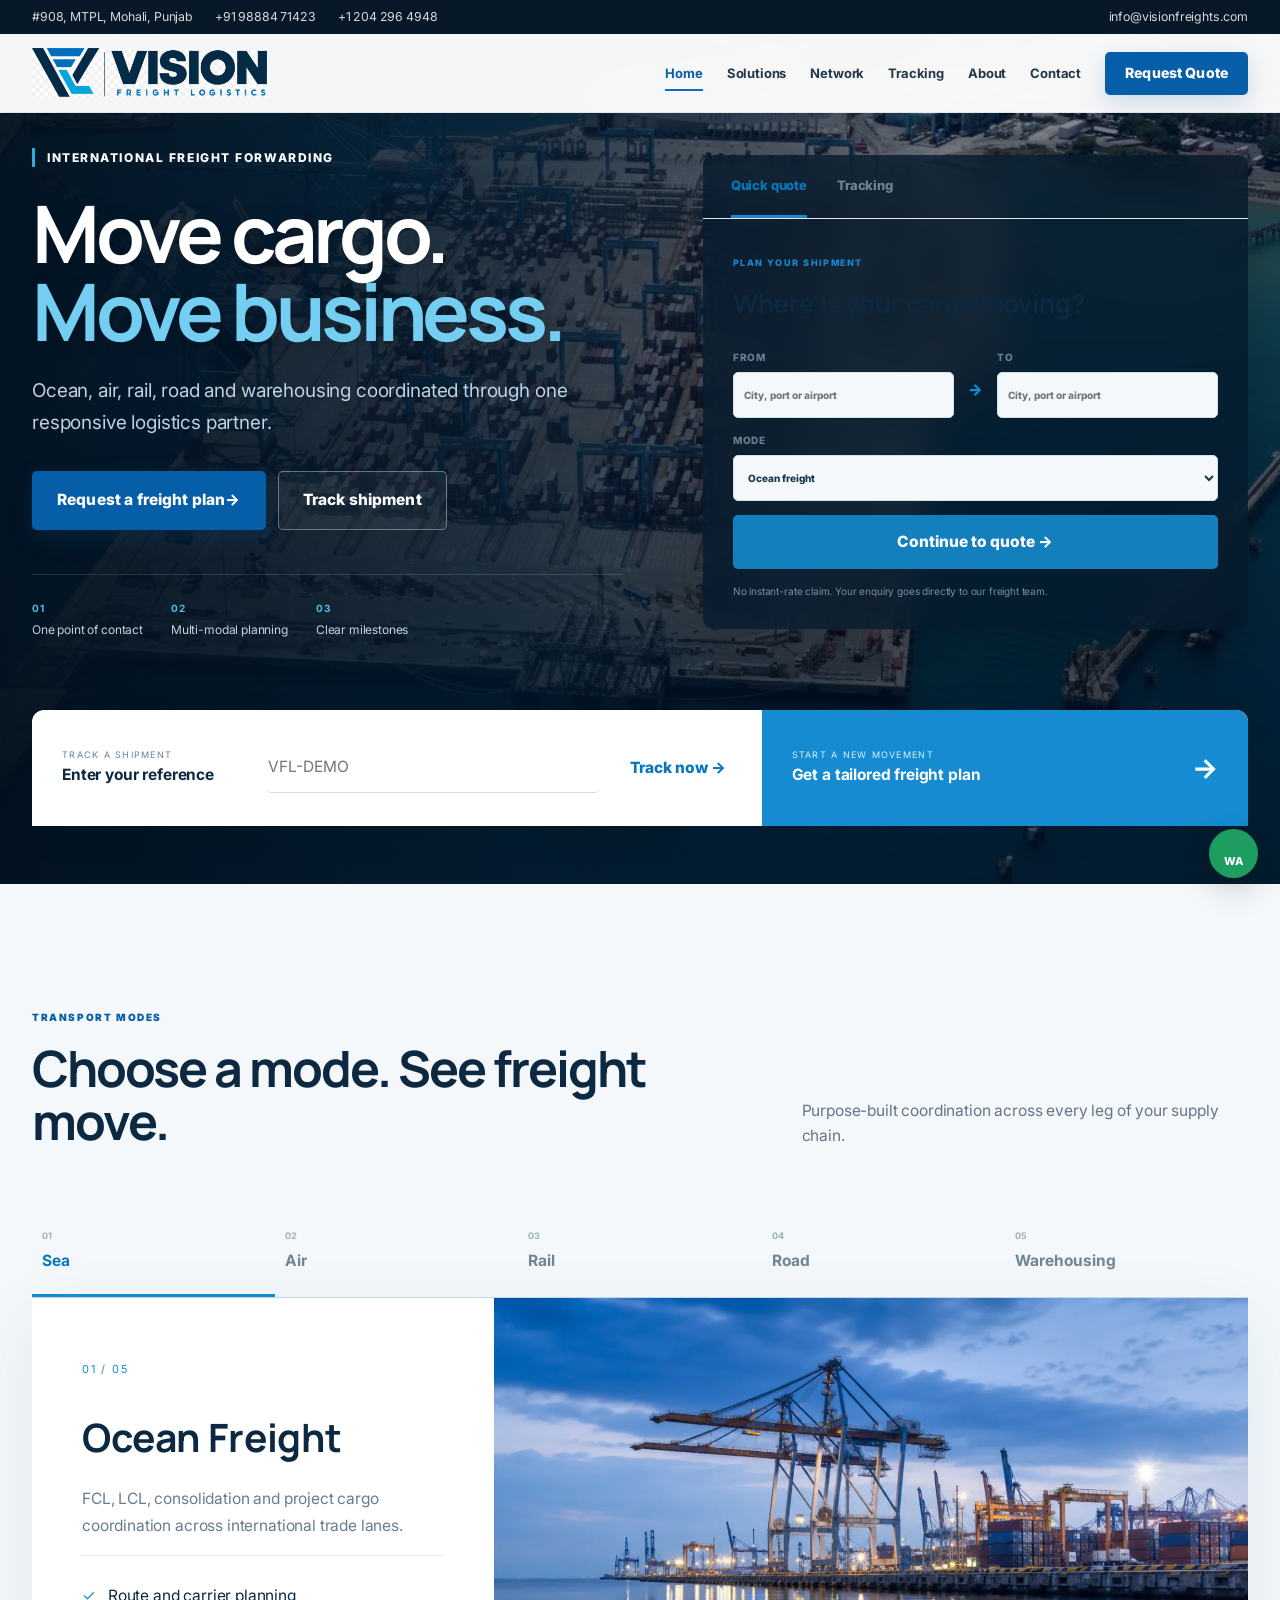
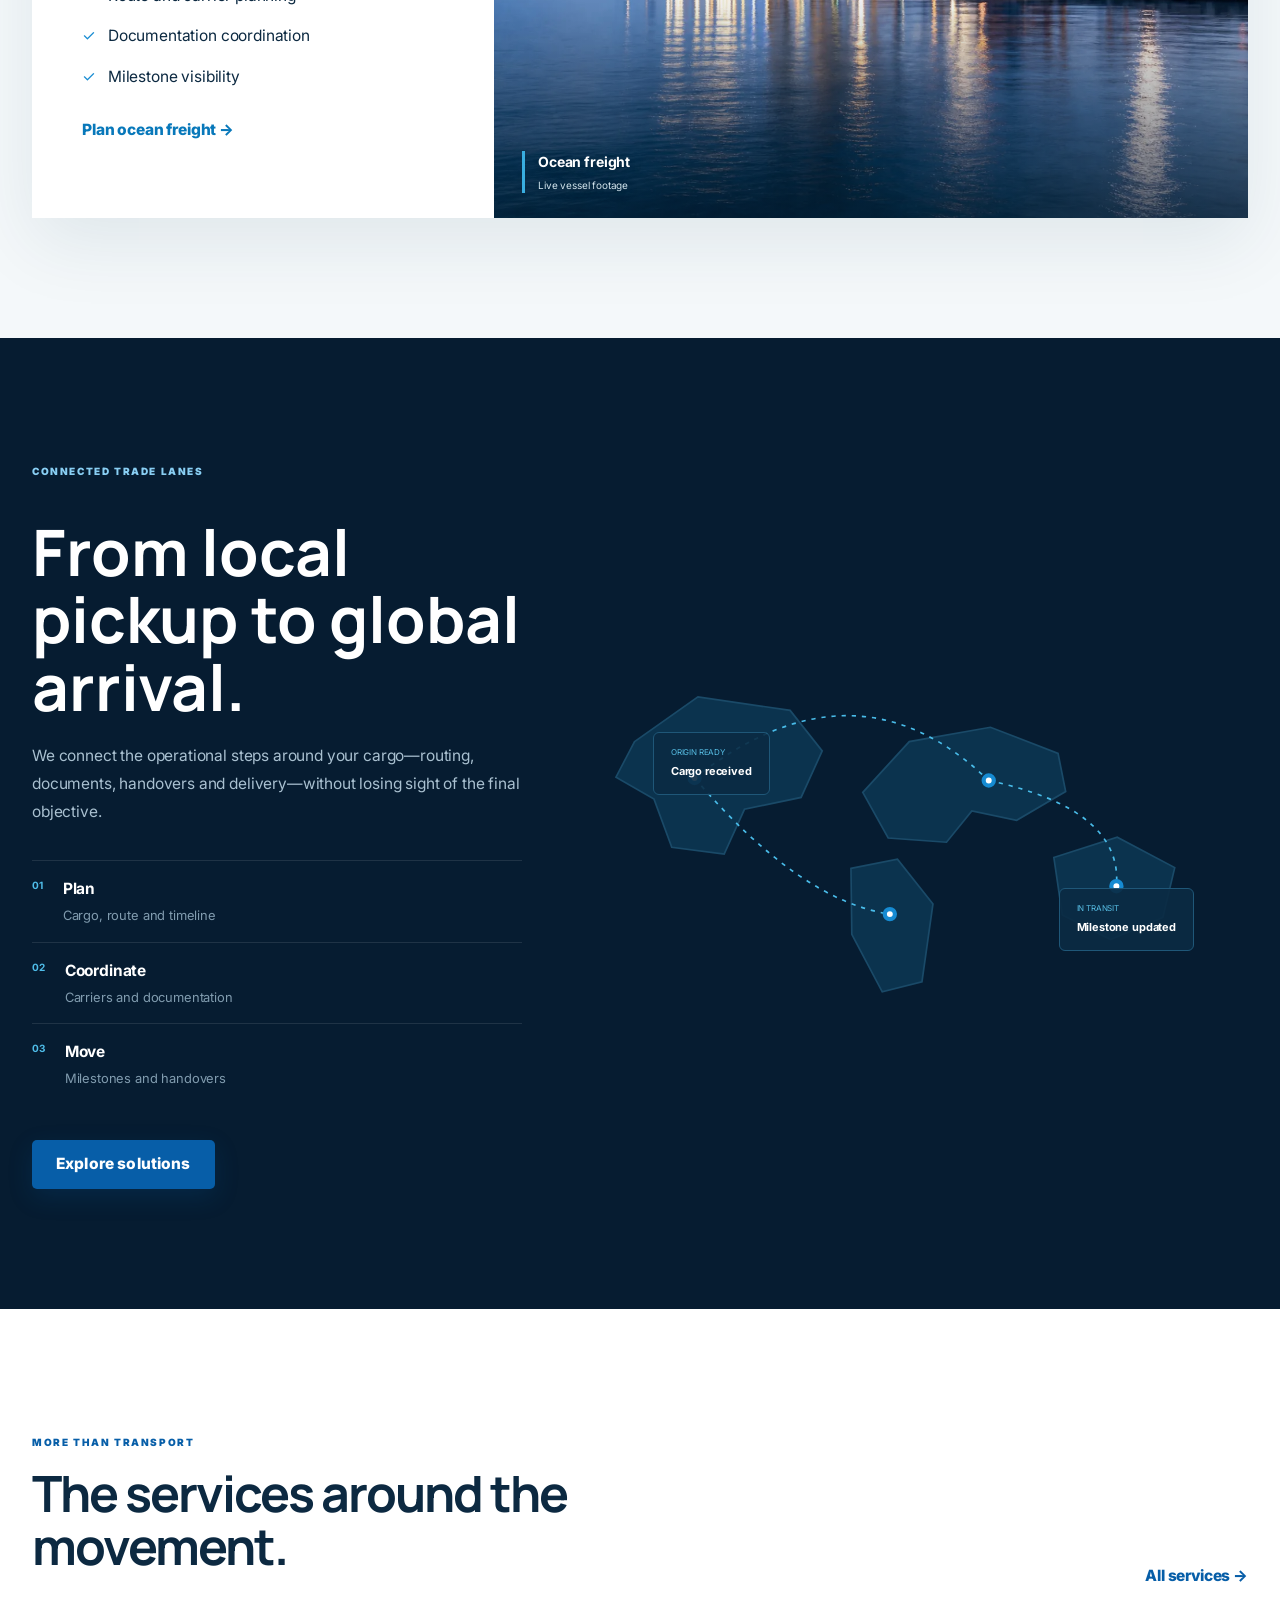
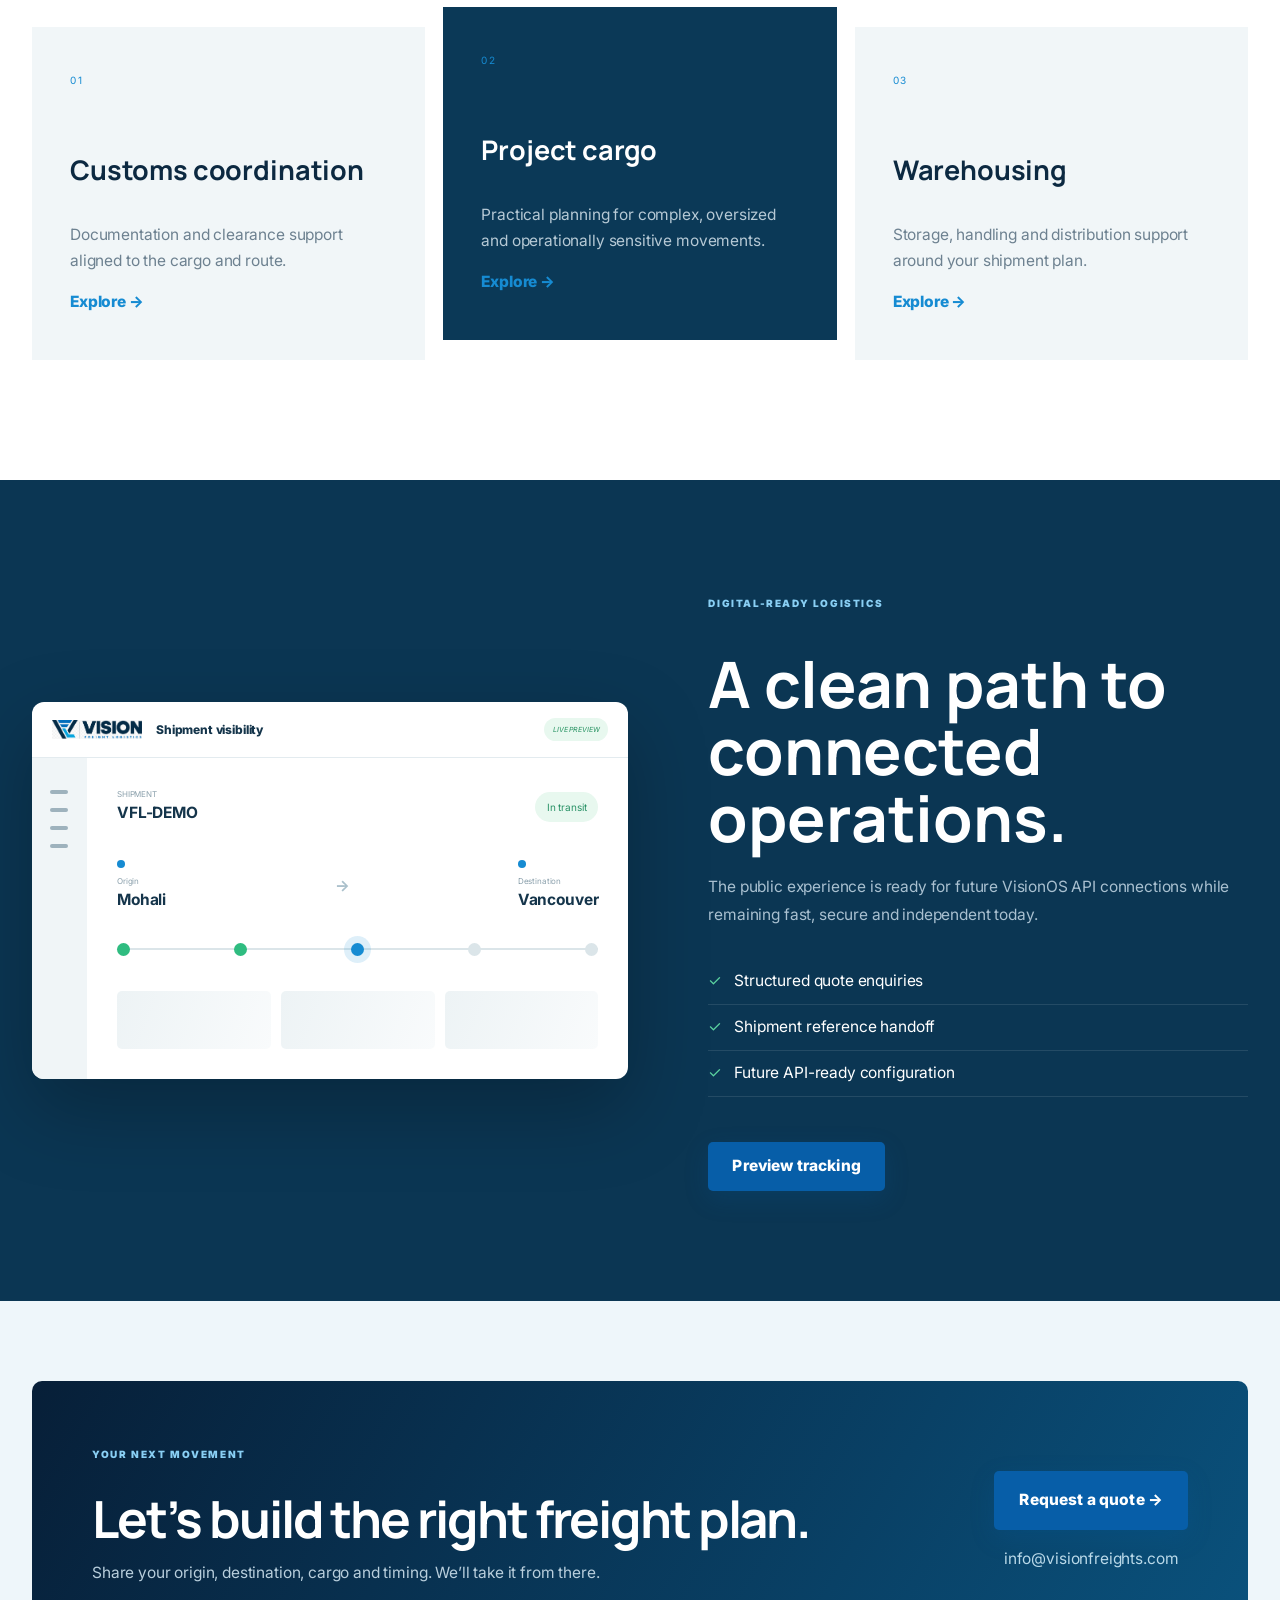
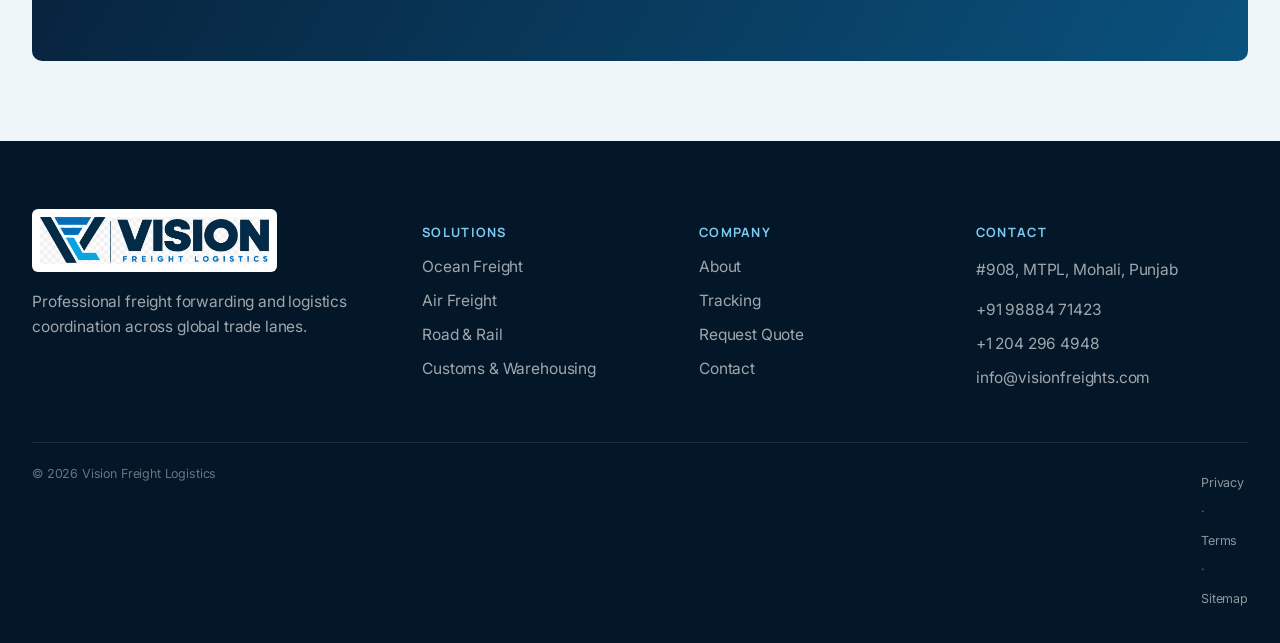
<file: index.html>
<!doctype html>
<html lang="en">
<head>
<meta charset="utf-8"><meta name="viewport" content="width=device-width,initial-scale=1">
<title>Vision Freight Logistics | Freight in Motion</title>
<meta name="description" content="Connected ocean, air, rail, road and warehousing logistics from Vision Freight Logistics.">
<meta name="theme-color" content="#061c31"><meta name="robots" content="index,follow">
<meta property="og:title" content="Vision Freight Logistics"><meta property="og:description" content="Freight in motion. Control at every milestone."><meta property="og:type" content="website"><meta property="og:url" content="https://www.visionfreights.com/">
<link rel="canonical" href="https://www.visionfreights.com/"><link rel="icon" href="assets/images/logo-exact.png" type="image/png">
<link rel="preload" as="image" href="assets/images/scenes/sea-port.webp" fetchpriority="high">
<link rel="preload" as="image" href="assets/images/vehicles/ship.webp" fetchpriority="high">
<link rel="stylesheet" href="assets/css/style.css"><link rel="stylesheet" href="assets/css/enterprise-final.css"><link rel="stylesheet" href="assets/css/v7-motion.css"><link rel="stylesheet" href="assets/css/v8-dynamic.css?v=8.2">
<script type="application/ld+json">{"@context":"https://schema.org","@type":"Organization","name":"Vision Freight Logistics","url":"https://www.visionfreights.com/","email":"info@visionfreights.com","telephone":"+91 98884 71423","address":{"@type":"PostalAddress","streetAddress":"#908, MTPL","addressLocality":"Mohali","addressRegion":"Punjab","addressCountry":"IN"}}</script>
</head>
<body class="v7-home">
<a class="skip-link" href="#main">Skip to content</a>
<div class="topbar"><div class="container topbar-inner"><div class="topbar-left"><span>#908, MTPL, Mohali, Punjab</span><a href="tel:+919888471423">+91 98884 71423</a><a href="tel:+12042964948">+1 204 296 4948</a></div><div class="topbar-right"><a href="mailto:info@visionfreights.com">info@visionfreights.com</a></div></div></div>
<header class="site-header" id="siteHeader"><div class="container navbar"><a class="brand" href="index.html" aria-label="Vision Freight Logistics home"><img src="assets/images/logo-exact.png" alt="Vision Freight Logistics"></a><button class="menu-toggle" aria-label="Open navigation" aria-expanded="false">☰</button><nav class="nav-links" aria-label="Main navigation"><a class="active" href="index.html">Home</a><a href="#modes">Solutions</a><a href="#network">Network</a><a href="tracking.html">Tracking</a><a href="about.html">About</a><a href="contact.html">Contact</a><a class="btn btn-primary" href="quote.html">Request Quote</a></nav></div></header>
<main id="main">
<section class="motion-hero">
  <div class="hero-film" aria-hidden="true"><video autoplay muted loop playsinline preload="auto" poster="assets/images/scenes/hero-live-poster.webp"><source src="assets/video/vision-freight-hero.mp4" type="video/mp4"></video><span class="hero-film-shade"></span></div>
  <div class="container motion-hero-inner">
    <div class="motion-hero-copy reveal"><span class="signal">International freight forwarding</span><h1>Move cargo.<br><em>Move business.</em></h1><p>Ocean, air, rail, road and warehousing coordinated through one responsive logistics partner.</p><div class="hero-actions"><a class="btn btn-primary btn-lg" href="quote.html">Request a freight plan <span>→</span></a><a class="btn btn-ghost btn-lg" href="tracking.html">Track shipment</a></div><div class="hero-proof"><span><b>01</b> One point of contact</span><span><b>02</b> Multi-modal planning</span><span><b>03</b> Clear milestones</span></div></div>
    <div class="hero-service-panel reveal"><div class="service-panel-tabs"><span class="active">Quick quote</span><a href="tracking.html">Tracking</a></div><div class="service-panel-body"><small>PLAN YOUR SHIPMENT</small><h2>Where is your cargo moving?</h2><form action="quote.html" method="get"><label>From<input name="origin" placeholder="City, port or airport" required></label><span class="route-arrow">→</span><label>To<input name="destination" placeholder="City, port or airport" required></label><label class="mode-field">Mode<select name="mode"><option>Ocean freight</option><option>Air freight</option><option>Rail freight</option><option>Road transport</option><option>Warehousing</option></select></label><button type="submit">Continue to quote →</button></form><p>No instant-rate claim. Your enquiry goes directly to our freight team.</p></div></div>
  </div>
  <div class="container action-dock reveal"><form action="tracking.html" class="quick-track"><label for="heroReference"><small>TRACK A SHIPMENT</small><strong>Enter your reference</strong></label><input id="heroReference" name="reference" placeholder="VFL-DEMO" aria-label="Shipment reference"><button type="submit">Track now →</button></form><a class="quick-quote" href="quote.html"><span><small>START A NEW MOVEMENT</small><strong>Get a tailored freight plan</strong></span><b>→</b></a></div>
</section>

<section class="section mode-experience" id="modes"><div class="container"><div class="section-head reveal"><div><span class="eyebrow">Transport modes</span><h2>Choose a mode. See freight move.</h2></div><p>Purpose-built coordination across every leg of your supply chain.</p></div>
<div class="mode-tabs reveal" role="tablist" aria-label="Freight modes"><button class="active" role="tab" aria-selected="true" data-mode="sea"><span>01</span>Sea</button><button role="tab" aria-selected="false" data-mode="air"><span>02</span>Air</button><button role="tab" aria-selected="false" data-mode="rail"><span>03</span>Rail</button><button role="tab" aria-selected="false" data-mode="road"><span>04</span>Road</button><button role="tab" aria-selected="false" data-mode="warehouse"><span>05</span>Warehousing</button></div>
<div class="mode-stage" data-active-mode="sea">
  <div class="mode-copy"><span class="mode-number">01 / 05</span><h3>Ocean Freight</h3><p>FCL, LCL, consolidation and project cargo coordination across international trade lanes.</p><ul><li>Route and carrier planning</li><li>Documentation coordination</li><li>Milestone visibility</li></ul><a href="quote.html?mode=Ocean%20freight">Plan ocean freight →</a></div>
  <div class="mode-scenes" aria-live="polite">
    <div class="mode-scene active" data-scene="sea"><video class="mode-video" autoplay muted loop playsinline preload="metadata" poster="assets/images/scenes/sea-port.webp"><source src="assets/video/modes/sea.mp4" type="video/mp4"></video><span class="photo-caption"><b>Ocean freight</b><small>Live vessel footage</small></span></div>
    <div class="mode-scene" data-scene="air"><video class="mode-video" muted loop playsinline preload="metadata" poster="assets/images/scenes/air-cargo-terminal.webp"><source src="assets/video/modes/air.mp4" type="video/mp4"></video><span class="photo-caption"><b>Air freight</b><small>Live cargo aircraft footage</small></span></div>
    <div class="mode-scene" data-scene="rail"><video class="mode-video" muted loop playsinline preload="metadata" poster="assets/images/scenes/rail-terminal.webp"><source src="assets/video/modes/rail.mp4" type="video/mp4"></video><span class="photo-caption"><b>Rail freight</b><small>Live freight-train footage</small></span></div>
    <div class="mode-scene" data-scene="road"><video class="mode-video" muted loop playsinline preload="metadata" poster="assets/images/scenes/road-terminal.webp"><source src="assets/video/modes/road.mp4" type="video/mp4"></video><span class="photo-caption"><b>Road transport</b><small>Live road-freight footage</small></span></div>
    <div class="mode-scene" data-scene="warehouse"><video class="mode-video" muted loop playsinline preload="metadata" poster="assets/images/scenes/warehouse.webp"><source src="assets/video/modes/warehouse.mp4" type="video/mp4"></video><span class="photo-caption"><b>Warehousing</b><small>Live workers and forklift footage</small></span></div>
  </div>
</div></div></section>

<section class="network-section" id="network"><div class="container network-grid"><div class="network-copy reveal"><span class="eyebrow light">Connected trade lanes</span><h2>From local pickup to global arrival.</h2><p>We connect the operational steps around your cargo—routing, documents, handovers and delivery—without losing sight of the final objective.</p><div class="network-points"><div><b>01</b><span><strong>Plan</strong><small>Cargo, route and timeline</small></span></div><div><b>02</b><span><strong>Coordinate</strong><small>Carriers and documentation</small></span></div><div><b>03</b><span><strong>Move</strong><small>Milestones and handovers</small></span></div></div><a class="btn btn-primary" href="services.html">Explore solutions</a></div><div class="trade-map reveal" aria-label="Animated global trade route map"><svg viewBox="0 0 800 470" role="img"><path class="map-land" d="M74 138l75-53 109 16 38 48-25 55-67 14-24 53-62-8-21-57-45-26zm270 60 55-60 96-17 80 31 9 45-58 34-53-11-30 37-69-5zm226 77 75-24 68 36-14 59-62 26-57-29zM330 288l55-11 42 53-13 92-47 12-36-68z"/><path class="trade-route r1" d="M145 181Q335 32 493 184"/><path class="trade-route r2" d="M493 184Q652 218 644 309"/><path class="trade-route r3" d="M145 181Q269 326 376 342"/><circle class="trade-dot" cx="145" cy="181" r="6"/><circle class="trade-dot" cx="493" cy="184" r="6"/><circle class="trade-dot" cx="644" cy="309" r="6"/><circle class="trade-dot" cx="376" cy="342" r="6"/></svg><div class="map-card mc1"><small>ORIGIN READY</small><strong>Cargo received</strong></div><div class="map-card mc2"><small>IN TRANSIT</small><strong>Milestone updated</strong></div></div></div></section>

<section class="section services-premium"><div class="container"><div class="section-head reveal"><div><span class="eyebrow">More than transport</span><h2>The services around the movement.</h2></div><a class="text-link" href="services.html">All services →</a></div><div class="premium-grid"><article class="reveal"><span>01</span><h3>Customs coordination</h3><p>Documentation and clearance support aligned to the cargo and route.</p><a href="services.html">Explore →</a></article><article class="featured reveal"><span>02</span><h3>Project cargo</h3><p>Practical planning for complex, oversized and operationally sensitive movements.</p><a href="services.html">Explore →</a></article><article class="reveal"><span>03</span><h3>Warehousing</h3><p>Storage, handling and distribution support around your shipment plan.</p><a href="services.html">Explore →</a></article></div></div></section>

<section class="visibility-section"><div class="container visibility-grid"><div class="visibility-ui reveal"><div class="ui-head"><img src="assets/images/logo-exact.png" alt=""><span>Shipment visibility</span><i>LIVE PREVIEW</i></div><div class="ui-body"><aside><b></b><b></b><b></b><b></b></aside><div class="ui-content"><div class="ui-title"><span><small>SHIPMENT</small><strong>VFL-DEMO</strong></span><em>In transit</em></div><div class="ui-route"><span><i></i><small>Origin</small><strong>Mohali</strong></span><b>→</b><span><i></i><small>Destination</small><strong>Vancouver</strong></span></div><div class="ui-timeline"><i class="done"></i><i class="done"></i><i class="active"></i><i></i><i></i></div><div class="ui-cards"><span></span><span></span><span></span></div></div></div></div><div class="visibility-copy reveal"><span class="eyebrow light">Digital-ready logistics</span><h2>A clean path to connected operations.</h2><p>The public experience is ready for future VisionOS API connections while remaining fast, secure and independent today.</p><ul><li>Structured quote enquiries</li><li>Shipment reference handoff</li><li>Future API-ready configuration</li></ul><a class="btn btn-primary" href="tracking.html">Preview tracking</a></div></div></section>

<section class="section final-cta"><div class="container final-cta-inner reveal"><div><span class="eyebrow light">Your next movement</span><h2>Let’s build the right freight plan.</h2><p>Share your origin, destination, cargo and timing. We’ll take it from there.</p></div><div><a class="btn btn-primary btn-lg" href="quote.html">Request a quote →</a><a href="mailto:info@visionfreights.com">info@visionfreights.com</a></div></div></section>
</main>
<footer class="footer"><div class="container footer-grid"><div><img src="assets/images/logo-exact.png" alt="Vision Freight Logistics" class="footer-logo"><p>Professional freight forwarding and logistics coordination across global trade lanes.</p></div><div><h3>SOLUTIONS</h3><a href="#modes">Ocean Freight</a><a href="#modes">Air Freight</a><a href="#modes">Road & Rail</a><a href="services.html">Customs & Warehousing</a></div><div><h3>COMPANY</h3><a href="about.html">About</a><a href="tracking.html">Tracking</a><a href="quote.html">Request Quote</a><a href="contact.html">Contact</a></div><div><h3>CONTACT</h3><p>#908, MTPL, Mohali, Punjab</p><a href="tel:+919888471423">+91 98884 71423</a><a href="tel:+12042964948">+1 204 296 4948</a><a href="mailto:info@visionfreights.com">info@visionfreights.com</a></div></div><div class="container footer-bottom"><span>© <span id="year"></span> Vision Freight Logistics</span><div><a href="privacy.html">Privacy</a><span> · </span><a href="terms.html">Terms</a><span> · </span><a href="sitemap.xml">Sitemap</a></div></div></footer>
<a class="whatsapp" href="https://wa.me/919888471423" aria-label="Contact Vision Freight Logistics on WhatsApp">WA</a><button class="back-to-top" type="button" aria-label="Back to top">↑</button>
<script src="assets/js/main.js"></script><script src="assets/js/v7-motion.js?v=8.2"></script><script src="assets/js/v8-dynamic.js?v=8.2"></script>
</body></html>
</file>
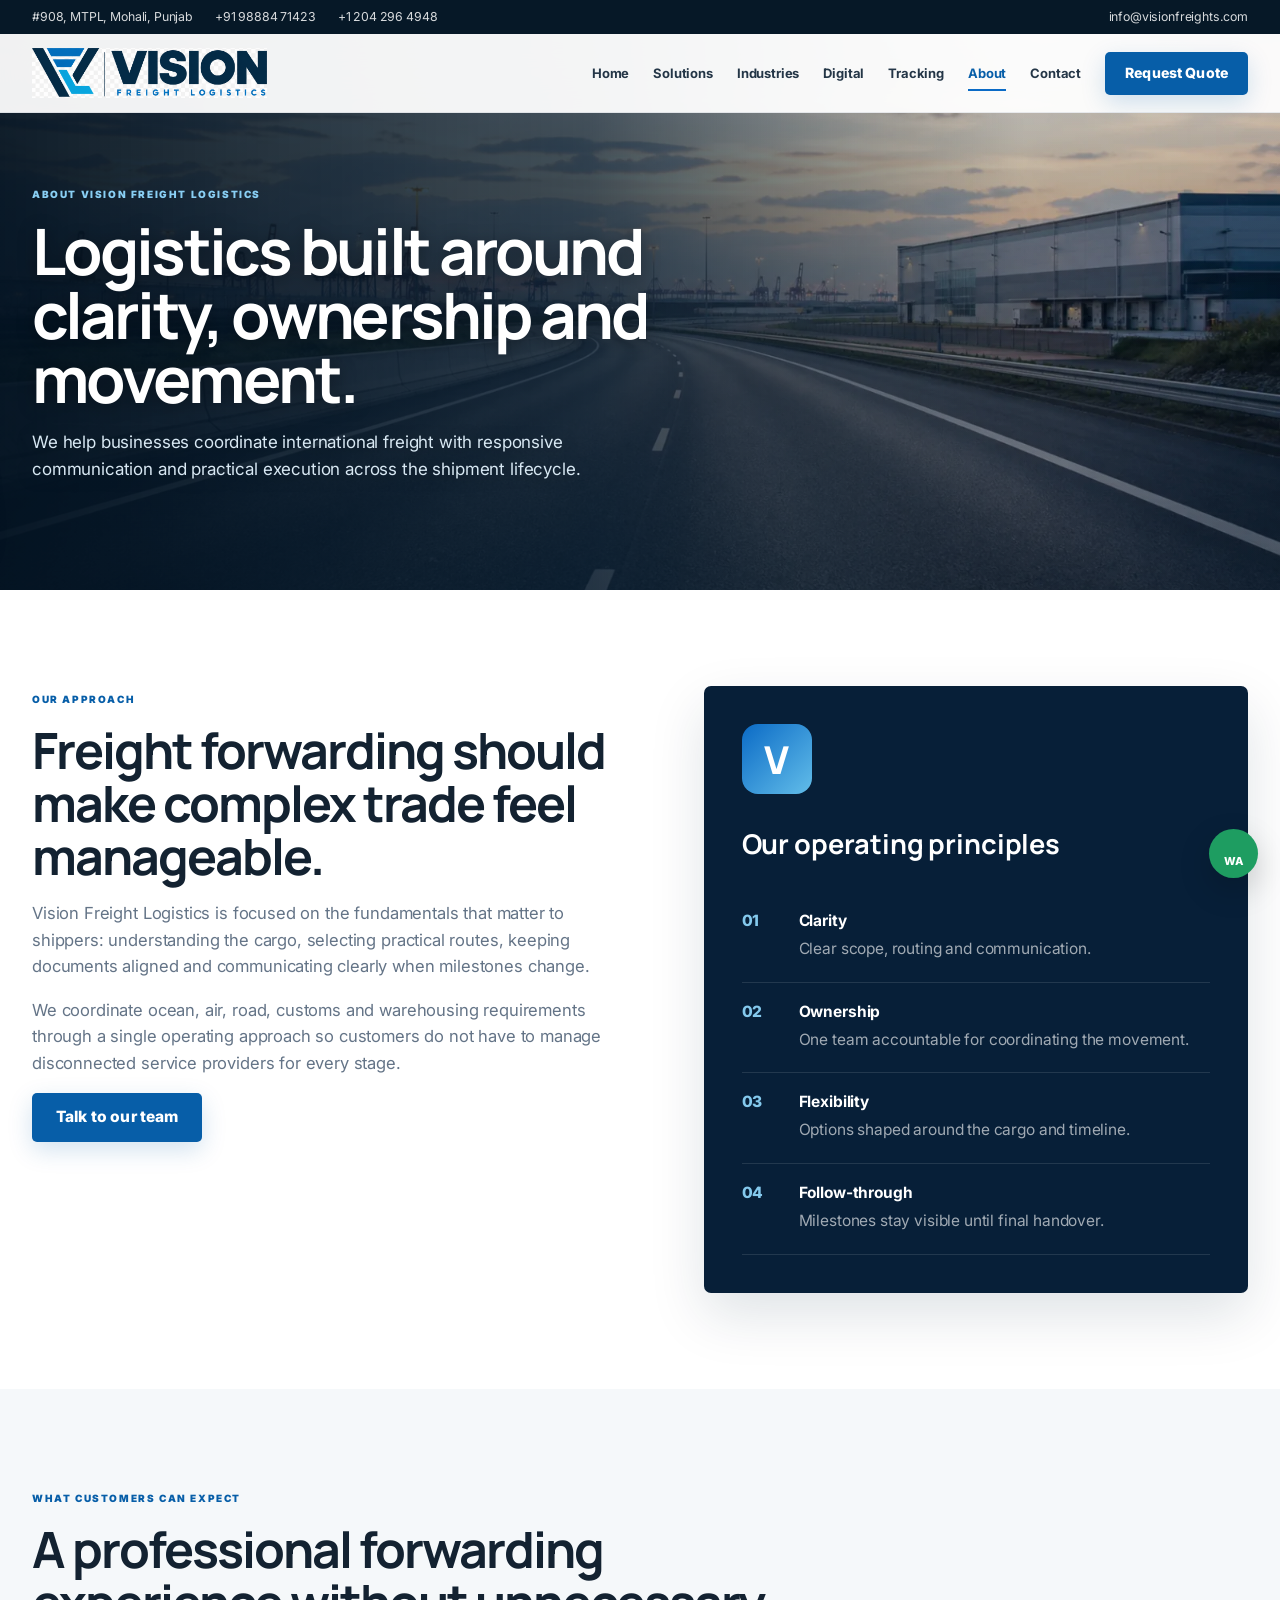
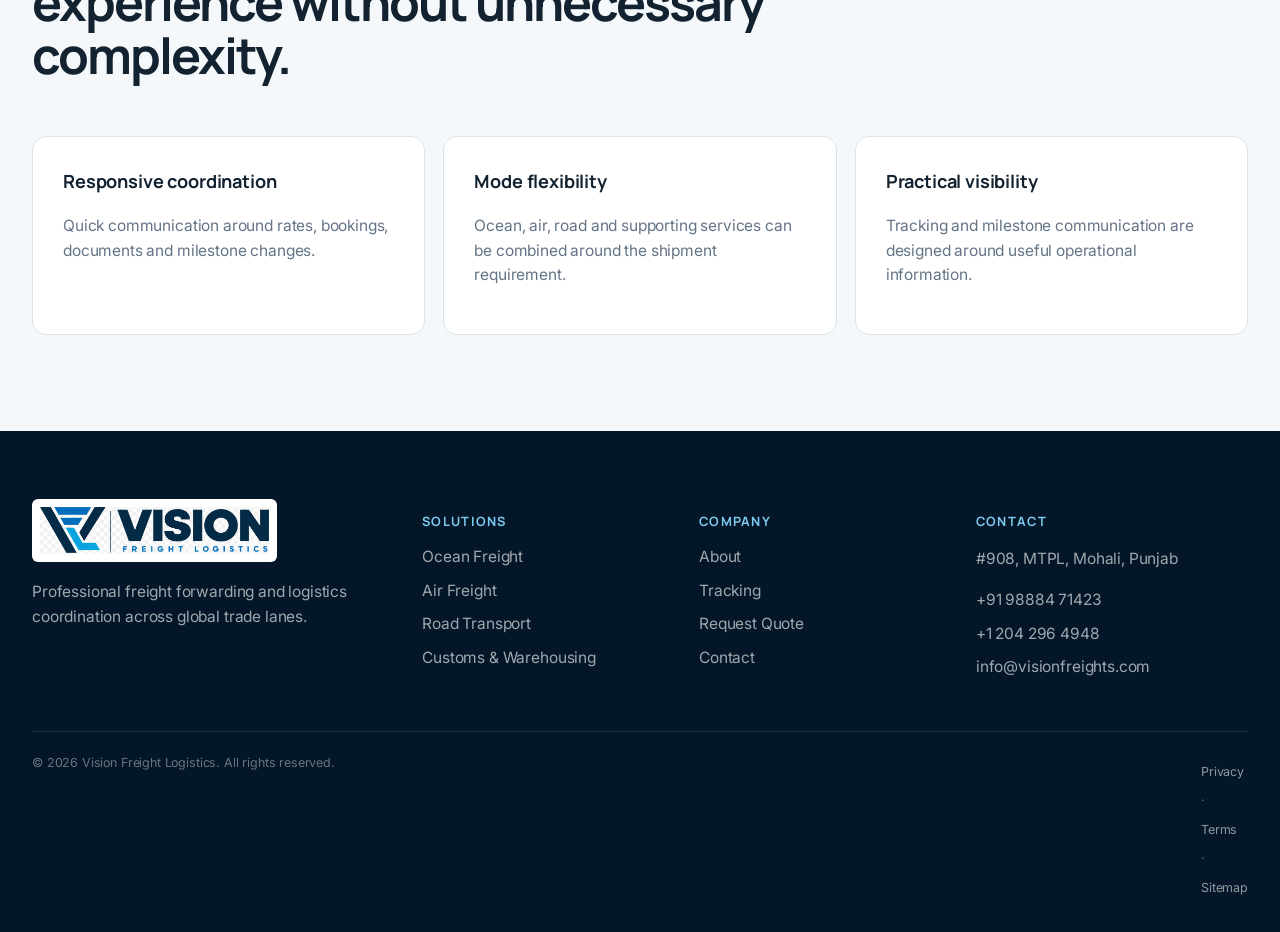
<file: about.html>
<!doctype html>
<html lang="en">
  <head>
    <meta charset="utf-8" />
    <meta name="viewport" content="width=device-width,initial-scale=1" />
    <title>About Us | Vision Freight Logistics</title>
    <meta
      name="description"
      content="Learn about Vision Freight Logistics and our approach to practical, responsive freight forwarding."
    />
    <meta name="theme-color" content="#08233f" />
    <meta property="og:title" content="About Us | Vision Freight Logistics" />
    <meta
      property="og:description"
      content="Learn about Vision Freight Logistics and our approach to practical, responsive freight forwarding."
    />
    <meta property="og:type" content="website" />
    <meta
      property="og:url"
      content="https://www.visionfreights.com/about.html"
    />
    <link rel="canonical" href="https://www.visionfreights.com/about.html" />
    <link rel="icon" href="assets/images/logo-exact.png" type="image/png" />
    <link rel="stylesheet" href="assets/css/style.css" />
    <link rel="stylesheet" href="assets/css/enterprise-final.css" />
    <link rel="stylesheet" href="assets/css/v8-dynamic.css" />
  </head>
  <body>
    <a class="skip-link" href="#main">Skip to content</a>
    <div class="topbar">
      <div class="container topbar-inner">
        <div class="topbar-left">
          <span>#908, MTPL, Mohali, Punjab</span
          ><a href="tel:+919888471423">+91 98884 71423</a
          ><a href="tel:+12042964948">+1 204 296 4948</a>
        </div>
        <div class="topbar-right">
          <a href="mailto:info@visionfreights.com">info@visionfreights.com</a>
        </div>
      </div>
    </div>
    <header class="site-header" id="siteHeader">
      <div class="container navbar">
        <a
          class="brand"
          href="index.html"
          aria-label="Vision Freight Logistics home"
          ><img src="assets/images/logo-exact.png" alt="Vision Freight Logistics" /></a
        ><button
          class="menu-toggle"
          aria-label="Open navigation"
          aria-expanded="false"
        >
          ☰
        </button>
        <nav class="nav-links" aria-label="Main navigation">
          <a href="index.html">Home</a><a href="services.html">Solutions</a
          ><a href="index.html#industries">Industries</a
          ><a href="index.html#technology">Digital</a
          ><a href="tracking.html">Tracking</a
          ><a class="active" href="about.html">About</a
          ><a href="contact.html">Contact</a
          ><a class="btn btn-primary" href="quote.html">Request Quote</a>
        </nav>
      </div>
    </header>
    <main id="main">
      <section class="page-hero about-hero">
        <div class="container">
          <span class="eyebrow light">About Vision Freight Logistics</span>
          <h1>Logistics built around clarity, ownership and movement.</h1>
          <p>
            We help businesses coordinate international freight with responsive
            communication and practical execution across the shipment lifecycle.
          </p>
        </div>
      </section>
      <section class="section">
        <div class="container story-grid">
          <div class="story-copy reveal">
            <span class="eyebrow">Our approach</span>
            <h2>
              Freight forwarding should make complex trade feel manageable.
            </h2>
            <p>
              Vision Freight Logistics is focused on the fundamentals that
              matter to shippers: understanding the cargo, selecting practical
              routes, keeping documents aligned and communicating clearly when
              milestones change.
            </p>
            <p>
              We coordinate ocean, air, road, customs and warehousing
              requirements through a single operating approach so customers do
              not have to manage disconnected service providers for every stage.
            </p>
            <a class="btn btn-primary" href="contact.html">Talk to our team</a>
          </div>
          <div class="story-panel reveal">
            <div class="story-mark">V</div>
            <h3>Our operating principles</h3>
            <div class="principle">
              <span>01</span>
              <div>
                <strong>Clarity</strong>
                <p>Clear scope, routing and communication.</p>
              </div>
            </div>
            <div class="principle">
              <span>02</span>
              <div>
                <strong>Ownership</strong>
                <p>One team accountable for coordinating the movement.</p>
              </div>
            </div>
            <div class="principle">
              <span>03</span>
              <div>
                <strong>Flexibility</strong>
                <p>Options shaped around the cargo and timeline.</p>
              </div>
            </div>
            <div class="principle">
              <span>04</span>
              <div>
                <strong>Follow-through</strong>
                <p>Milestones stay visible until final handover.</p>
              </div>
            </div>
          </div>
        </div>
      </section>
      <section class="section values-section">
        <div class="container">
          <div class="section-head reveal">
            <div>
              <span class="eyebrow">What customers can expect</span>
              <h2>
                A professional forwarding experience without unnecessary
                complexity.
              </h2>
            </div>
          </div>
          <div class="value-grid">
            <article class="reveal">
              <h3>Responsive coordination</h3>
              <p>
                Quick communication around rates, bookings, documents and
                milestone changes.
              </p>
            </article>
            <article class="reveal">
              <h3>Mode flexibility</h3>
              <p>
                Ocean, air, road and supporting services can be combined around
                the shipment requirement.
              </p>
            </article>
            <article class="reveal">
              <h3>Practical visibility</h3>
              <p>
                Tracking and milestone communication are designed around useful
                operational information.
              </p>
            </article>
          </div>
        </div>
      </section>
    </main>
    <footer class="footer">
      <div class="container footer-grid">
        <div>
          <img
            src="assets/images/logo-exact.png"
            alt="Vision Freight Logistics"
            class="footer-logo"
          />
          <p>
            Professional freight forwarding and logistics coordination across
            global trade lanes.
          </p>
        </div>
        <div>
          <h3>SOLUTIONS</h3>
          <a href="services.html#ocean">Ocean Freight</a
          ><a href="services.html#air">Air Freight</a
          ><a href="services.html#road">Road Transport</a
          ><a href="services.html#customs">Customs & Warehousing</a>
        </div>
        <div>
          <h3>COMPANY</h3>
          <a href="about.html">About</a><a href="tracking.html">Tracking</a
          ><a href="quote.html">Request Quote</a
          ><a href="contact.html">Contact</a>
        </div>
        <div>
          <h3>CONTACT</h3>
          <p>#908, MTPL, Mohali, Punjab</p>
          <a href="tel:+919888471423">+91 98884 71423</a
          ><a href="tel:+12042964948">+1 204 296 4948</a
          ><a href="mailto:info@visionfreights.com">info@visionfreights.com</a>
        </div>
      </div>
      <div class="container footer-bottom">
        <span
          >© <span id="year"></span> Vision Freight Logistics. All rights
          reserved.</span
        >
        <div>
          <a href="privacy.html">Privacy</a><span> · </span
          ><a href="terms.html">Terms</a><span> · </span
          ><a href="sitemap.xml">Sitemap</a>
        </div>
      </div>
    </footer>
    <a
      class="whatsapp"
      href="https://wa.me/919888471423?text=Hello%20Vision%20Freight%20Logistics,%20I%20would%20like%20to%20discuss%20a%20shipment."
      aria-label="Contact Vision Freight Logistics on WhatsApp"
      >WA</a
    ><button class="back-to-top" type="button" aria-label="Back to top">
      ↑
    </button>
    <script src="assets/js/main.js"></script>
    <script src="assets/js/v8-dynamic.js"></script>
  </body>
</html>
</file>
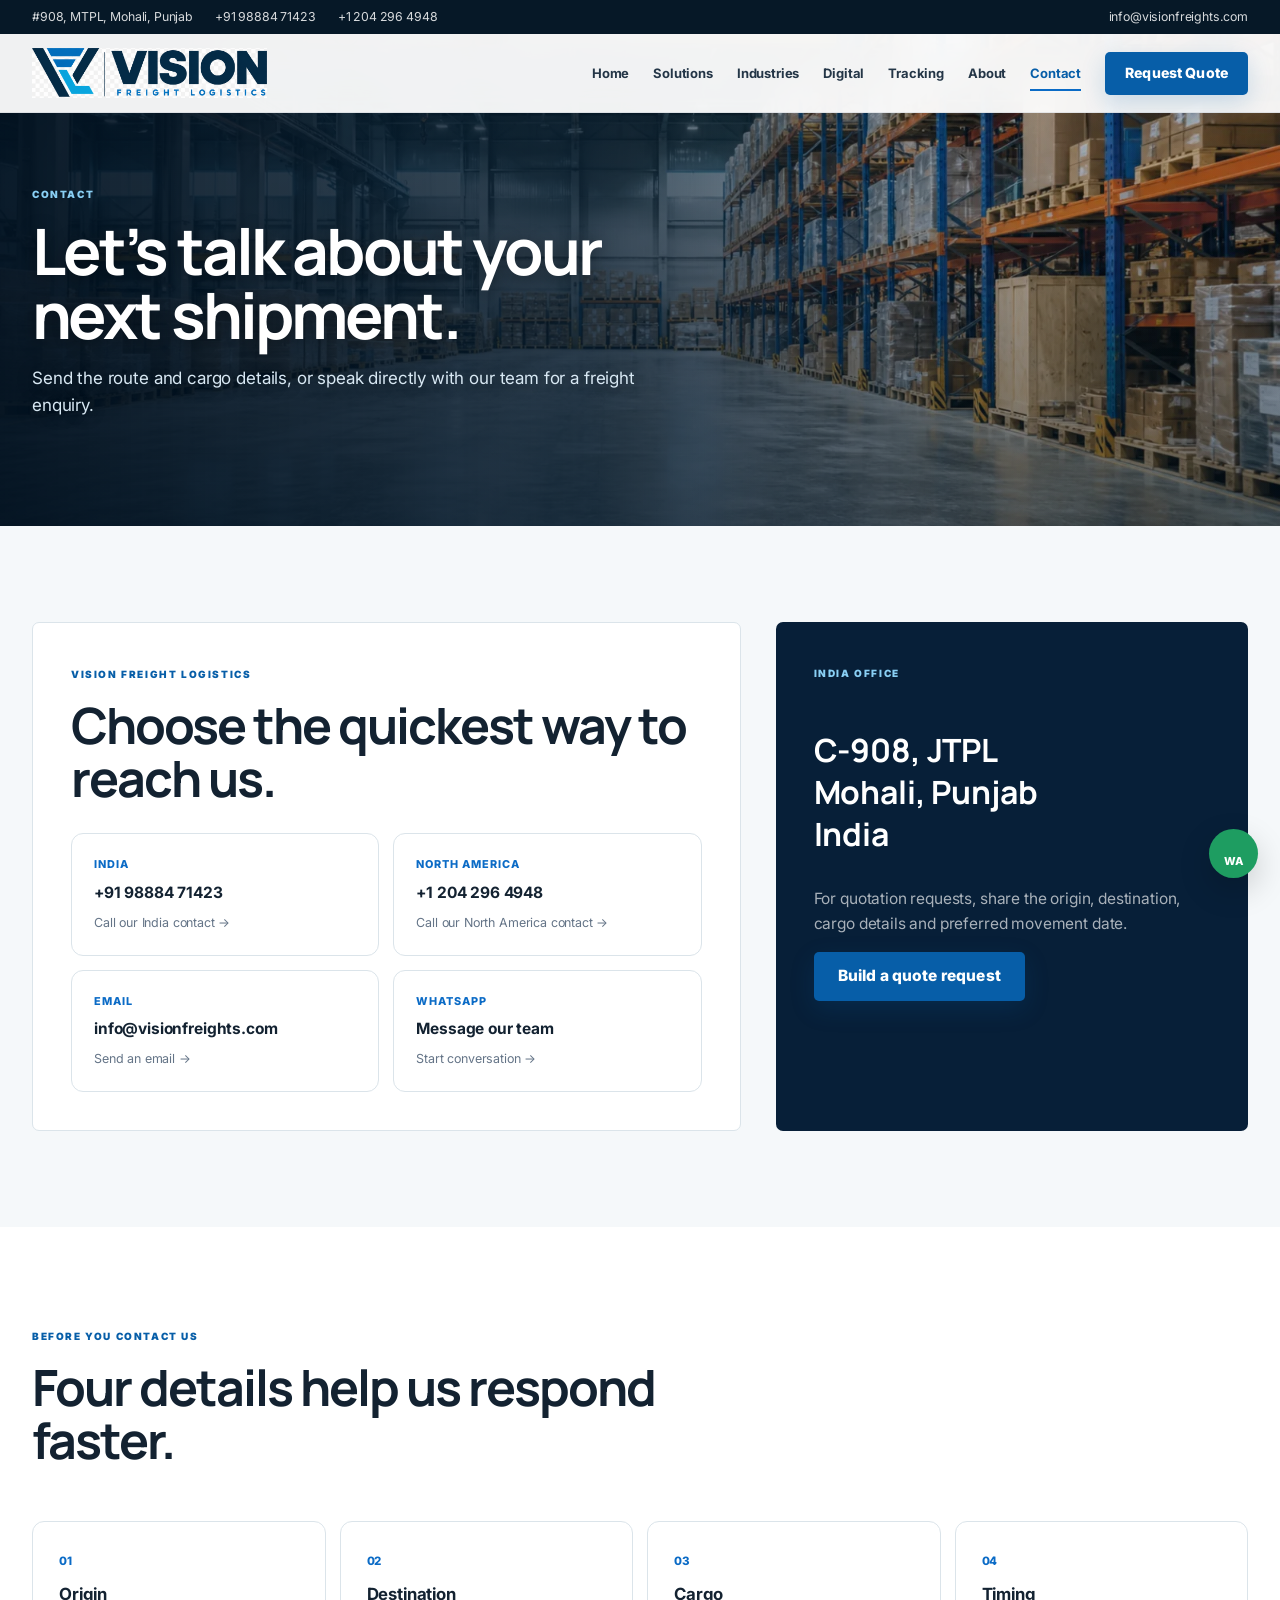
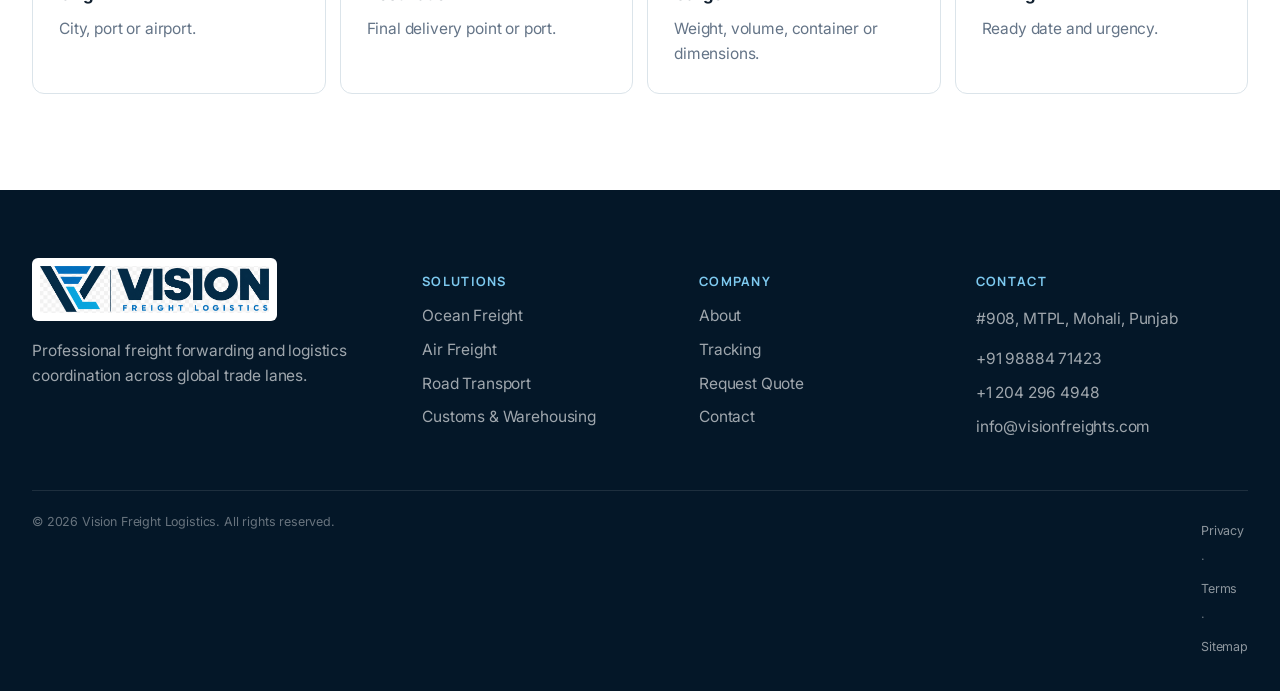
<file: contact.html>
<!doctype html>
<html lang="en">
  <head>
    <meta charset="utf-8" />
    <meta name="viewport" content="width=device-width,initial-scale=1" />
    <title>Contact | Vision Freight Logistics</title>
    <meta
      name="description"
      content="Contact Vision Freight Logistics for freight enquiries, quotations and shipment coordination."
    />
    <meta name="theme-color" content="#08233f" />
    <meta property="og:title" content="Contact | Vision Freight Logistics" />
    <meta
      property="og:description"
      content="Contact Vision Freight Logistics for freight enquiries, quotations and shipment coordination."
    />
    <meta property="og:type" content="website" />
    <meta
      property="og:url"
      content="https://www.visionfreights.com/contact.html"
    />
    <link rel="canonical" href="https://www.visionfreights.com/contact.html" />
    <link rel="icon" href="assets/images/logo-exact.png" type="image/png" />
    <link rel="stylesheet" href="assets/css/style.css" />
    <link rel="stylesheet" href="assets/css/enterprise-final.css" />
    <link rel="stylesheet" href="assets/css/v8-dynamic.css" />
  </head>
  <body>
    <a class="skip-link" href="#main">Skip to content</a>
    <div class="topbar">
      <div class="container topbar-inner">
        <div class="topbar-left">
          <span>#908, MTPL, Mohali, Punjab</span
          ><a href="tel:+919888471423">+91 98884 71423</a
          ><a href="tel:+12042964948">+1 204 296 4948</a>
        </div>
        <div class="topbar-right">
          <a href="mailto:info@visionfreights.com">info@visionfreights.com</a>
        </div>
      </div>
    </div>
    <header class="site-header" id="siteHeader">
      <div class="container navbar">
        <a
          class="brand"
          href="index.html"
          aria-label="Vision Freight Logistics home"
          ><img src="assets/images/logo-exact.png" alt="Vision Freight Logistics" /></a
        ><button
          class="menu-toggle"
          aria-label="Open navigation"
          aria-expanded="false"
        >
          ☰
        </button>
        <nav class="nav-links" aria-label="Main navigation">
          <a href="index.html">Home</a><a href="services.html">Solutions</a
          ><a href="index.html#industries">Industries</a
          ><a href="index.html#technology">Digital</a
          ><a href="tracking.html">Tracking</a><a href="about.html">About</a
          ><a class="active" href="contact.html">Contact</a
          ><a class="btn btn-primary" href="quote.html">Request Quote</a>
        </nav>
      </div>
    </header>
    <main id="main">
      <section class="page-hero contact-hero">
        <div class="container">
          <span class="eyebrow light">Contact</span>
          <h1>Let’s talk about your next shipment.</h1>
          <p>
            Send the route and cargo details, or speak directly with our team
            for a freight enquiry.
          </p>
        </div>
      </section>
      <section class="section contact-v5">
        <div class="container contact-v5-grid">
          <div class="contact-main reveal">
            <span class="eyebrow">Vision Freight Logistics</span>
            <h2>Choose the quickest way to reach us.</h2>
            <div class="contact-methods">
              <a class="contact-method" href="tel:+919888471423"
                ><small>India</small><strong>+91 98884 71423</strong
                ><span>Call our India contact →</span></a
              ><a class="contact-method" href="tel:+12042964948"
                ><small>North America</small><strong>+1 204 296 4948</strong
                ><span>Call our North America contact →</span></a
              ><a class="contact-method" href="mailto:info@visionfreights.com"
                ><small>Email</small><strong>info@visionfreights.com</strong
                ><span>Send an email →</span></a
              ><a
                class="contact-method"
                href="https://wa.me/919888471423?text=Hello%20Vision%20Freight%20Logistics,%20I%20would%20like%20to%20discuss%20a%20shipment."
                ><small>WhatsApp</small><strong>Message our team</strong
                ><span>Start conversation →</span></a
              >
            </div>
          </div>
          <aside class="office-card reveal">
            <span class="eyebrow light">India office</span>
            <h3>C-908, JTPL<br />Mohali, Punjab<br />India</h3>
            <p>
              For quotation requests, share the origin, destination, cargo
              details and preferred movement date.
            </p>
            <a class="btn btn-primary" href="quote.html"
              >Build a quote request</a
            >
          </aside>
        </div>
      </section>
      <section class="section contact-prep">
        <div class="container">
          <div class="section-head reveal">
            <div>
              <span class="eyebrow">Before you contact us</span>
              <h2>Four details help us respond faster.</h2>
            </div>
          </div>
          <div class="prep-grid reveal">
            <div>
              <span>01</span><strong>Origin</strong>
              <p>City, port or airport.</p>
            </div>
            <div>
              <span>02</span><strong>Destination</strong>
              <p>Final delivery point or port.</p>
            </div>
            <div>
              <span>03</span><strong>Cargo</strong>
              <p>Weight, volume, container or dimensions.</p>
            </div>
            <div>
              <span>04</span><strong>Timing</strong>
              <p>Ready date and urgency.</p>
            </div>
          </div>
        </div>
      </section>
    </main>
    <footer class="footer">
      <div class="container footer-grid">
        <div>
          <img
            src="assets/images/logo-exact.png"
            alt="Vision Freight Logistics"
            class="footer-logo"
          />
          <p>
            Professional freight forwarding and logistics coordination across
            global trade lanes.
          </p>
        </div>
        <div>
          <h3>SOLUTIONS</h3>
          <a href="services.html#ocean">Ocean Freight</a
          ><a href="services.html#air">Air Freight</a
          ><a href="services.html#road">Road Transport</a
          ><a href="services.html#customs">Customs & Warehousing</a>
        </div>
        <div>
          <h3>COMPANY</h3>
          <a href="about.html">About</a><a href="tracking.html">Tracking</a
          ><a href="quote.html">Request Quote</a
          ><a href="contact.html">Contact</a>
        </div>
        <div>
          <h3>CONTACT</h3>
          <p>#908, MTPL, Mohali, Punjab</p>
          <a href="tel:+919888471423">+91 98884 71423</a
          ><a href="tel:+12042964948">+1 204 296 4948</a
          ><a href="mailto:info@visionfreights.com">info@visionfreights.com</a>
        </div>
      </div>
      <div class="container footer-bottom">
        <span
          >© <span id="year"></span> Vision Freight Logistics. All rights
          reserved.</span
        >
        <div>
          <a href="privacy.html">Privacy</a><span> · </span
          ><a href="terms.html">Terms</a><span> · </span
          ><a href="sitemap.xml">Sitemap</a>
        </div>
      </div>
    </footer>
    <a
      class="whatsapp"
      href="https://wa.me/919888471423?text=Hello%20Vision%20Freight%20Logistics,%20I%20would%20like%20to%20discuss%20a%20shipment."
      aria-label="Contact Vision Freight Logistics on WhatsApp"
      >WA</a
    ><button class="back-to-top" type="button" aria-label="Back to top">
      ↑
    </button>
    <script src="assets/js/main.js"></script>
    <script src="assets/js/v8-dynamic.js"></script>
  </body>
</html>
</file>
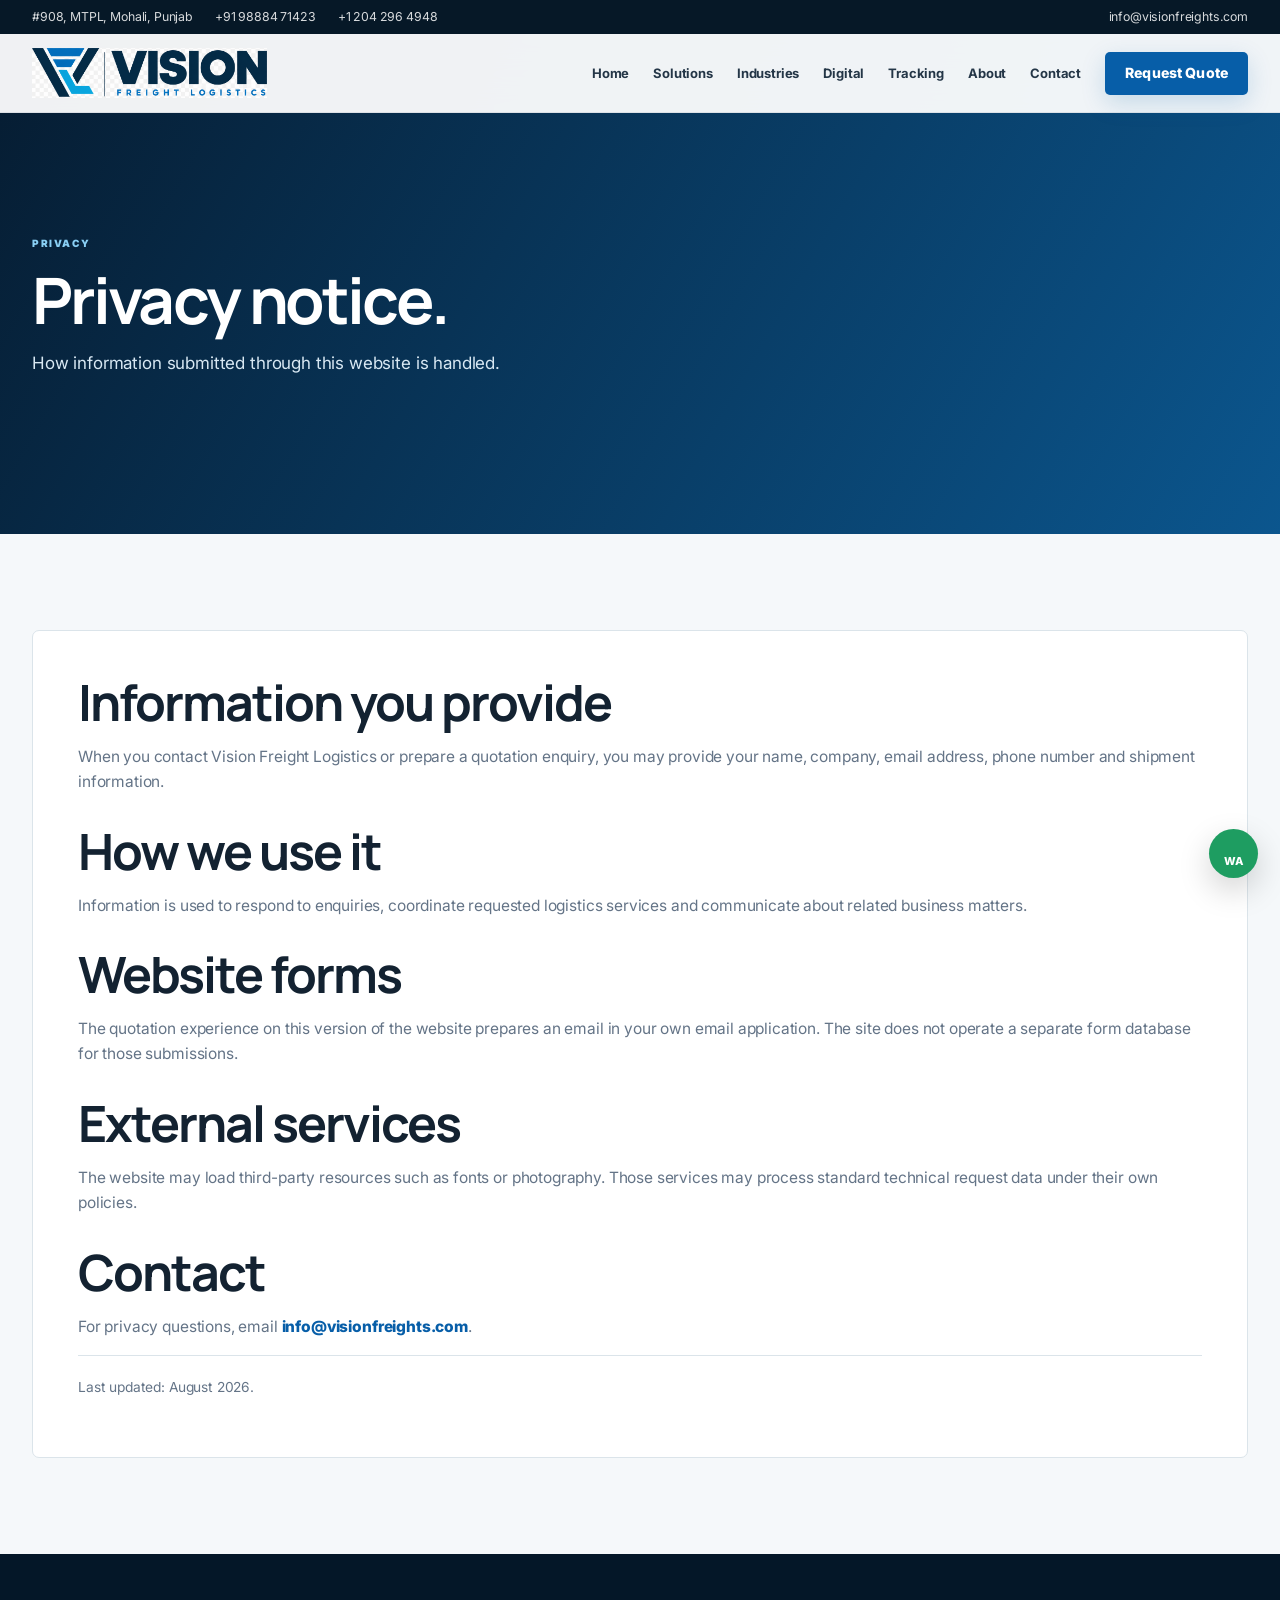
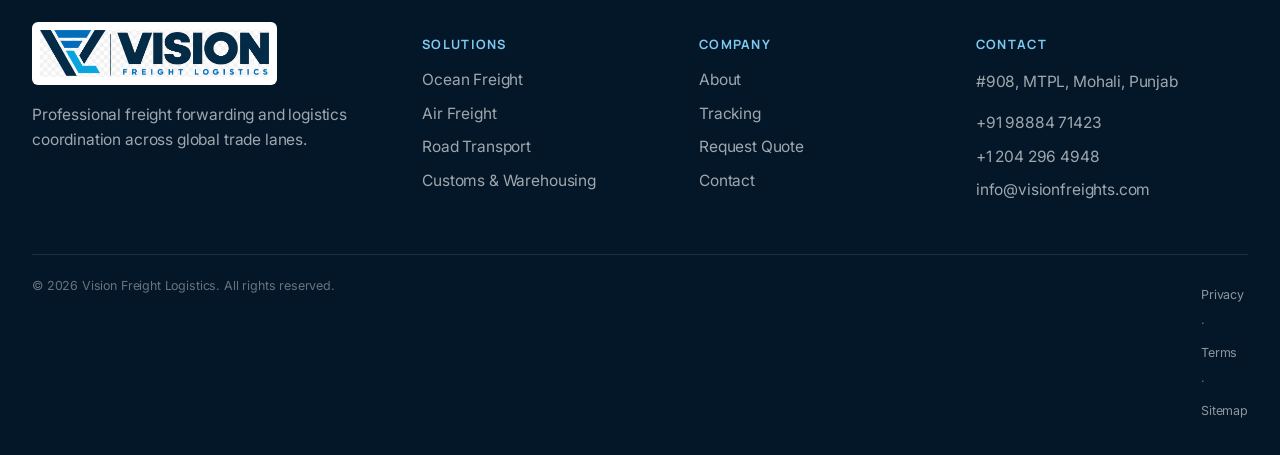
<file: privacy.html>
<!doctype html><html lang="en"><head><meta charset="utf-8"><meta name="viewport" content="width=device-width,initial-scale=1"><title>Privacy | Vision Freight Logistics</title><meta name="description" content="Privacy information for the Vision Freight Logistics website."><meta name="theme-color" content="#08233f"><meta property="og:title" content="Privacy | Vision Freight Logistics"><meta property="og:description" content="Privacy information for the Vision Freight Logistics website."><meta property="og:type" content="website"><meta property="og:url" content="https://www.visionfreights.com/privacy.html"><link rel="canonical" href="https://www.visionfreights.com/privacy.html"><link rel="icon" href="assets/images/logo-exact.png" type="image/png"><link rel="stylesheet" href="assets/css/style.css">
<link rel="stylesheet" href="assets/css/enterprise-final.css"></head><body><a class="skip-link" href="#main">Skip to content</a><div class="topbar"><div class="container topbar-inner"><div class="topbar-left"><span>#908, MTPL, Mohali, Punjab</span><a href="tel:+919888471423">+91 98884 71423</a><a href="tel:+12042964948">+1 204 296 4948</a></div><div class="topbar-right"><a href="mailto:info@visionfreights.com">info@visionfreights.com</a></div></div></div><header class="site-header" id="siteHeader"><div class="container navbar"><a class="brand" href="index.html" aria-label="Vision Freight Logistics home"><img src="assets/images/logo-exact.png" alt="Vision Freight Logistics"></a><button class="menu-toggle" aria-label="Open navigation" aria-expanded="false">☰</button><nav class="nav-links" aria-label="Main navigation"><a href="index.html">Home</a><a href="services.html">Solutions</a><a href="index.html#industries">Industries</a><a href="index.html#technology">Digital</a><a href="tracking.html">Tracking</a><a href="about.html">About</a><a href="contact.html">Contact</a><a class="btn btn-primary" href="quote.html">Request Quote</a></nav></div></header><main id="main"><section class="page-hero compact-hero"><div class="container"><span class="eyebrow light">Privacy</span><h1>Privacy notice.</h1><p>How information submitted through this website is handled.</p></div></section><section class="section legal-section"><div class="container legal-card"><h2>Information you provide</h2><p>When you contact Vision Freight Logistics or prepare a quotation enquiry, you may provide your name, company, email address, phone number and shipment information.</p><h2>How we use it</h2><p>Information is used to respond to enquiries, coordinate requested logistics services and communicate about related business matters.</p><h2>Website forms</h2><p>The quotation experience on this version of the website prepares an email in your own email application. The site does not operate a separate form database for those submissions.</p><h2>External services</h2><p>The website may load third-party resources such as fonts or photography. Those services may process standard technical request data under their own policies.</p><h2>Contact</h2><p>For privacy questions, email <a class="text-link" href="mailto:info@visionfreights.com">info@visionfreights.com</a>.</p><p class="legal-updated">Last updated: August 2026.</p></div></section></main><footer class="footer"><div class="container footer-grid"><div><img src="assets/images/logo-exact.png" alt="Vision Freight Logistics" class="footer-logo"><p>Professional freight forwarding and logistics coordination across global trade lanes.</p></div><div><h3>SOLUTIONS</h3><a href="services.html#ocean">Ocean Freight</a><a href="services.html#air">Air Freight</a><a href="services.html#road">Road Transport</a><a href="services.html#customs">Customs & Warehousing</a></div><div><h3>COMPANY</h3><a href="about.html">About</a><a href="tracking.html">Tracking</a><a href="quote.html">Request Quote</a><a href="contact.html">Contact</a></div><div><h3>CONTACT</h3><p>#908, MTPL, Mohali, Punjab</p><a href="tel:+919888471423">+91 98884 71423</a><a href="tel:+12042964948">+1 204 296 4948</a><a href="mailto:info@visionfreights.com">info@visionfreights.com</a></div></div><div class="container footer-bottom"><span>© <span id="year"></span> Vision Freight Logistics. All rights reserved.</span><div><a href="privacy.html">Privacy</a><span> · </span><a href="terms.html">Terms</a><span> · </span><a href="sitemap.xml">Sitemap</a></div></div></footer><a class="whatsapp" href="https://wa.me/919888471423?text=Hello%20Vision%20Freight%20Logistics,%20I%20would%20like%20to%20discuss%20a%20shipment." aria-label="Contact Vision Freight Logistics on WhatsApp">WA</a><button class="back-to-top" type="button" aria-label="Back to top">↑</button>
<script src="assets/js/main.js"></script></body></html>
</file>
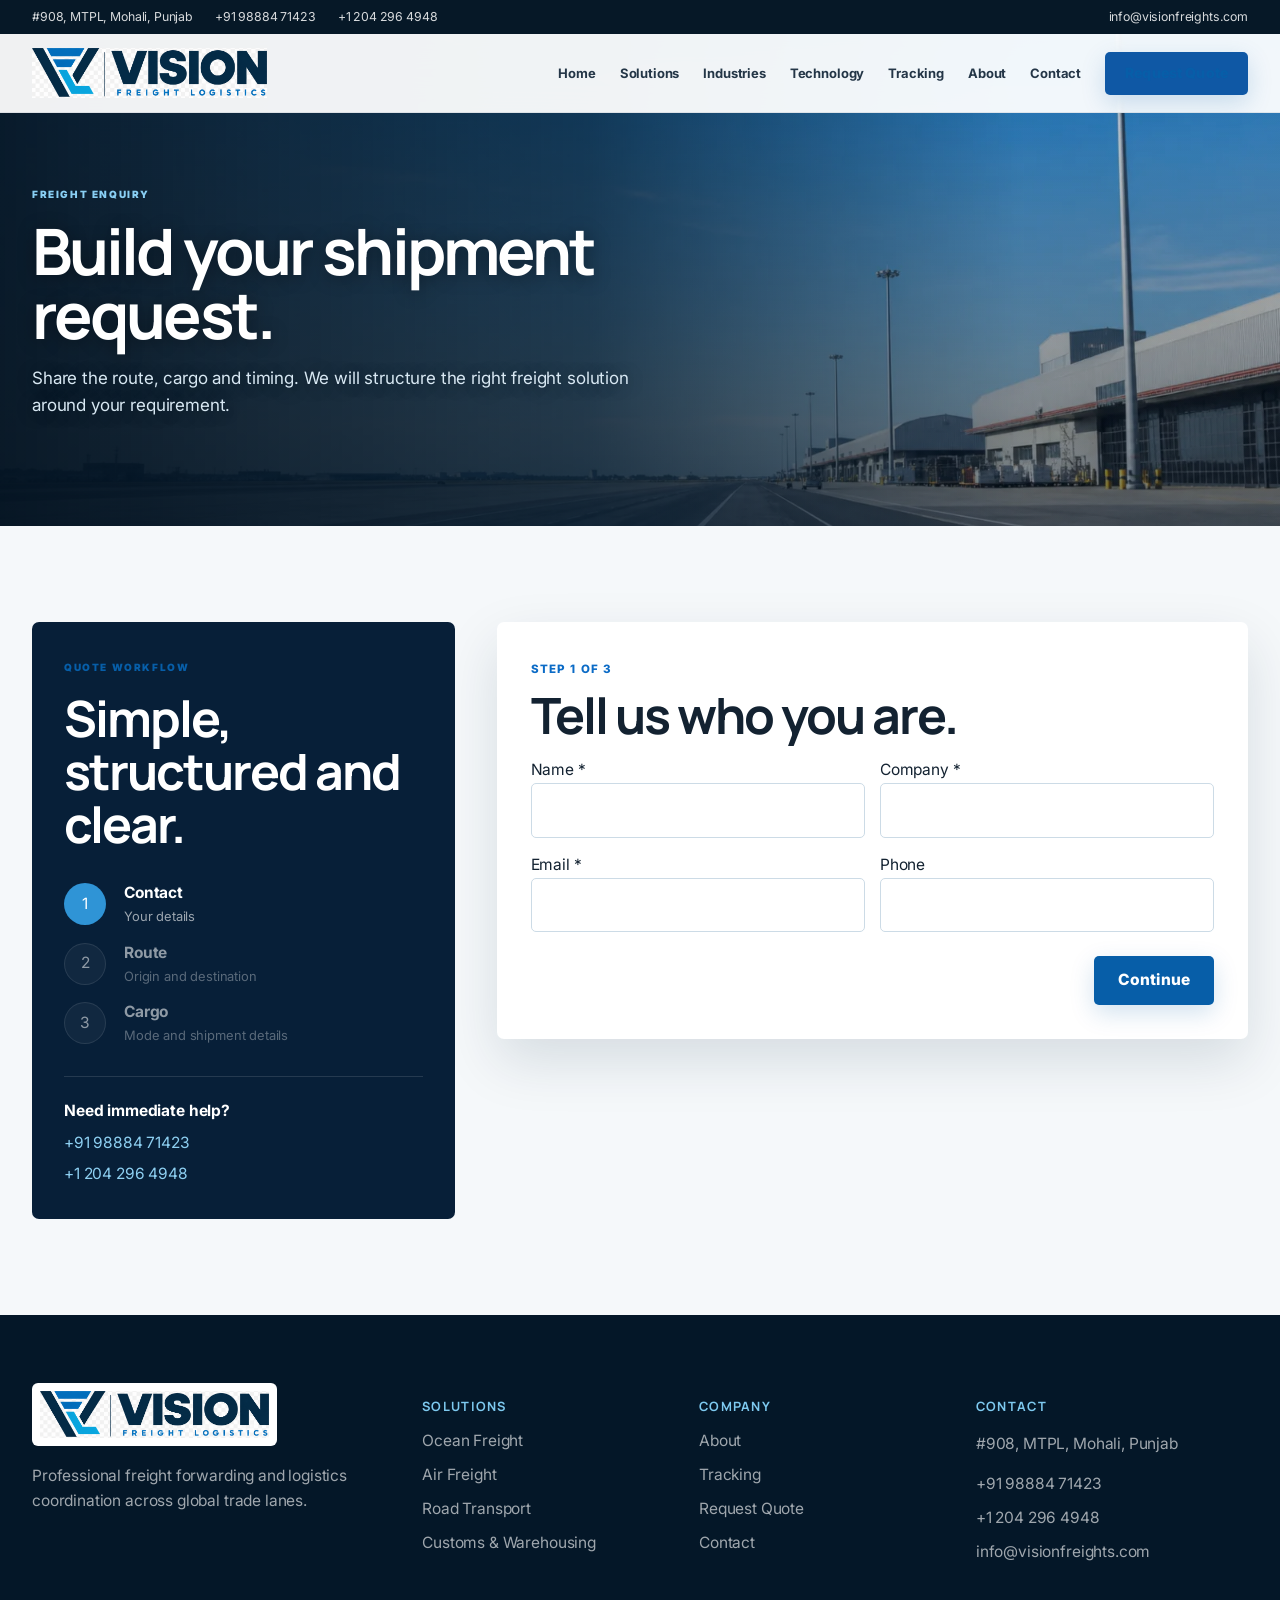
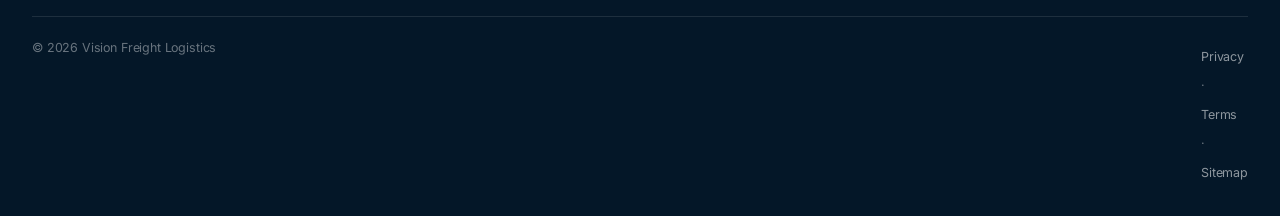
<file: quote.html>
<!doctype html>
<html lang="en">
  <head>
    <meta charset="utf-8" />
    <meta name="viewport" content="width=device-width,initial-scale=1" />
    <meta name="theme-color" content="#071f38" />
    <title>Request a Quote | Vision Freight Logistics</title>
    <meta
      property="og:title"
      content="Request a Quote | Vision Freight Logistics"
    />
    <meta
      property="og:description"
      content="Request a tailored freight quote from Vision Freight Logistics."
    />
    <meta property="og:type" content="website" />

    <meta
      name="description"
      content="Request a tailored freight quote from Vision Freight Logistics."
    />
    <link rel="canonical" href="https://www.visionfreights.com/quote.html" />
    <link rel="icon" href="assets/images/logo-exact.png" type="image/png" />
    <link rel="stylesheet" href="assets/css/style.css" />
    <link rel="stylesheet" href="assets/css/enterprise-final.css" />
    <link rel="stylesheet" href="assets/css/v8-dynamic.css" />
  </head>
  <body>
    <a class="skip-link" href="#main">Skip to content</a>
    <div class="topbar">
      <div class="container topbar-inner">
        <div class="topbar-left">
          <span>#908, MTPL, Mohali, Punjab</span
          ><a href="tel:+919888471423">+91 98884 71423</a
          ><a href="tel:+12042964948">+1 204 296 4948</a>
        </div>
        <div class="topbar-right">
          <a href="mailto:info@visionfreights.com">info@visionfreights.com</a>
        </div>
      </div>
    </div>
    <header class="site-header" id="siteHeader">
      <div class="container navbar">
        <a class="brand" href="index.html"
          ><img src="assets/images/logo-exact.png" alt="Vision Freight Logistics" /></a
        ><button
          class="menu-toggle"
          aria-label="Open navigation"
          aria-expanded="false"
        >
          ☰
        </button>
        <nav class="nav-links">
          <a href="index.html">Home</a><a href="services.html">Solutions</a
          ><a href="index.html#industries">Industries</a
          ><a href="index.html#technology">Technology</a
          ><a href="tracking.html">Tracking</a><a href="about.html">About</a
          ><a href="contact.html">Contact</a
          ><a class="btn btn-primary active" href="quote.html">Request Quote</a>
        </nav>
      </div>
    </header>
    <main id="main">
      <section class="page-hero quote-hero">
        <div class="container">
          <span class="eyebrow light">Freight enquiry</span>
          <h1>Build your shipment request.</h1>
          <p>
            Share the route, cargo and timing. We will structure the right
            freight solution around your requirement.
          </p>
        </div>
      </section>
      <section class="section quote-wizard-section">
        <div class="container quote-wizard-grid">
          <aside class="quote-progress reveal">
            <span class="eyebrow">Quote workflow</span>
            <h2>Simple, structured and clear.</h2>
            <ol class="wizard-steps">
              <li class="active">
                <span>1</span>
                <div><strong>Contact</strong><small>Your details</small></div>
              </li>
              <li>
                <span>2</span>
                <div>
                  <strong>Route</strong><small>Origin and destination</small>
                </div>
              </li>
              <li>
                <span>3</span>
                <div>
                  <strong>Cargo</strong><small>Mode and shipment details</small>
                </div>
              </li>
            </ol>
            <div class="quote-help">
              <strong>Need immediate help?</strong
              ><a href="tel:+919888471423">+91 98884 71423</a
              ><a href="tel:+12042964948">+1 204 296 4948</a>
            </div>
          </aside>
          <form class="quote-wizard reveal" id="quoteForm">
            <div class="wizard-panel active" data-step="1">
              <div class="wizard-head">
                <span>Step 1 of 3</span>
                <h2>Tell us who you are.</h2>
              </div>
              <div class="form-grid">
                <label><span>Name *</span><input name="name" required /></label
                ><label
                  ><span>Company *</span
                  ><input name="company" required /></label
                ><label
                  ><span>Email *</span
                  ><input name="email" type="email" required /></label
                ><label><span>Phone</span><input name="phone" /></label>
              </div>
              <div class="wizard-actions">
                <button type="button" class="btn btn-primary wizard-next">
                  Continue
                </button>
              </div>
            </div>
            <div class="wizard-panel" data-step="2">
              <div class="wizard-head">
                <span>Step 2 of 3</span>
                <h2>Where is the cargo moving?</h2>
              </div>
              <div class="form-grid">
                <label
                  ><span>Origin *</span
                  ><input
                    name="origin"
                    required
                    placeholder="City, port or airport" /></label
                ><label
                  ><span>Destination *</span
                  ><input
                    name="destination"
                    required
                    placeholder="City, port or airport" /></label
                ><label
                  ><span>Preferred date</span
                  ><input name="date" type="date" /></label
                ><label
                  ><span>Incoterm</span
                  ><select name="incoterm">
                    <option value="">Select</option>
                    <option>EXW</option>
                    <option>FOB</option>
                    <option>CFR</option>
                    <option>CIF</option>
                    <option>DAP</option>
                    <option>DDP</option>
                  </select></label
                >
              </div>
              <div class="wizard-actions">
                <button type="button" class="btn btn-outline wizard-prev">
                  Back</button
                ><button type="button" class="btn btn-primary wizard-next">
                  Continue
                </button>
              </div>
            </div>
            <div class="wizard-panel" data-step="3">
              <div class="wizard-head">
                <span>Step 3 of 3</span>
                <h2>Describe the shipment.</h2>
              </div>
              <div class="form-grid">
                <label
                  ><span>Mode</span
                  ><select name="mode">
                    <option>Ocean freight</option>
                    <option>Air freight</option>
                    <option>Rail freight</option>
                    <option>Road transport</option>
                    <option>Customs only</option>
                    <option>Warehousing</option>
                  </select></label
                ><label
                  ><span>Cargo</span
                  ><input
                    name="cargo"
                    placeholder="Weight, volume or container" /></label
                ><label class="full"
                  ><span>Shipment details *</span
                  ><textarea
                    name="details"
                    rows="6"
                    required
                    placeholder="Commodity, packages, dimensions, urgency and any special requirements"
                  ></textarea>
                </label>
              </div>
              <div class="wizard-actions">
                <button type="button" class="btn btn-outline wizard-prev">
                  Back</button
                ><button class="btn btn-primary" type="submit">
                  Prepare email enquiry
                </button>
              </div>
              <p class="note">
                The form opens your email application with the enquiry prepared.
              </p>
            </div>
          </form>
        </div>
      </section>
    </main>
    <footer class="footer">
      <div class="container footer-grid">
        <div>
          <img
            src="assets/images/logo-exact.png"
            alt="Vision Freight Logistics"
            class="footer-logo"
          />
          <p>
            Professional freight forwarding and logistics coordination across
            global trade lanes.
          </p>
        </div>
        <div>
          <h3>SOLUTIONS</h3>
          <a href="services.html">Ocean Freight</a
          ><a href="services.html">Air Freight</a
          ><a href="services.html">Road Transport</a
          ><a href="services.html">Customs & Warehousing</a>
        </div>
        <div>
          <h3>COMPANY</h3>
          <a href="about.html">About</a><a href="tracking.html">Tracking</a
          ><a href="quote.html">Request Quote</a
          ><a href="contact.html">Contact</a>
        </div>
        <div>
          <h3>CONTACT</h3>
          <p>#908, MTPL, Mohali, Punjab</p>
          <a href="tel:+919888471423">+91 98884 71423</a
          ><a href="tel:+12042964948">+1 204 296 4948</a
          ><a href="mailto:info@visionfreights.com">info@visionfreights.com</a>
        </div>
      </div>
      <div class="container footer-bottom">
        <span>© <span id="year"></span> Vision Freight Logistics</span>
        <div>
          <a href="privacy.html">Privacy</a><span> · </span
          ><a href="terms.html">Terms</a><span> · </span
          ><a href="sitemap.xml">Sitemap</a>
        </div>
      </div>
    </footer>
    <button class="back-to-top" type="button" aria-label="Back to top">
      ↑
    </button>
    <script src="assets/js/main.js"></script>
    <script src="assets/js/v8-dynamic.js"></script>
  </body>
</html>
</file>
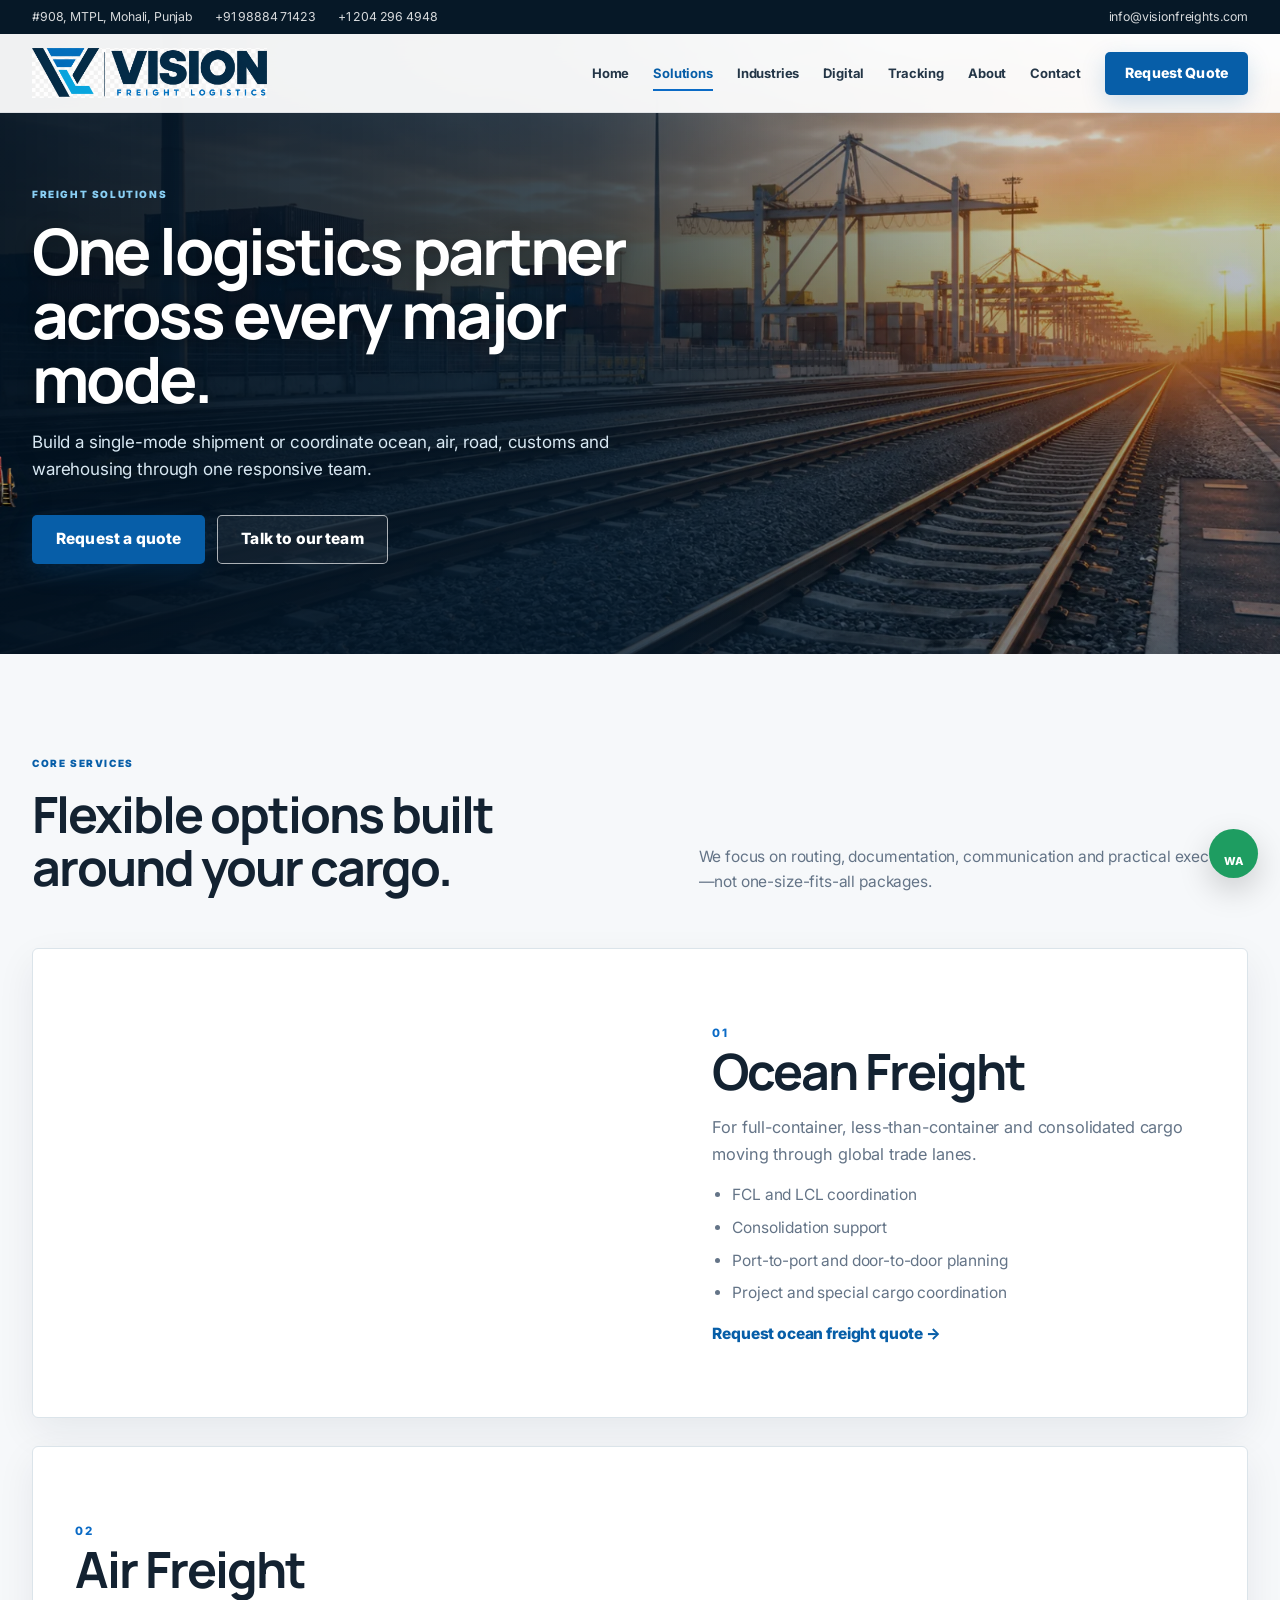
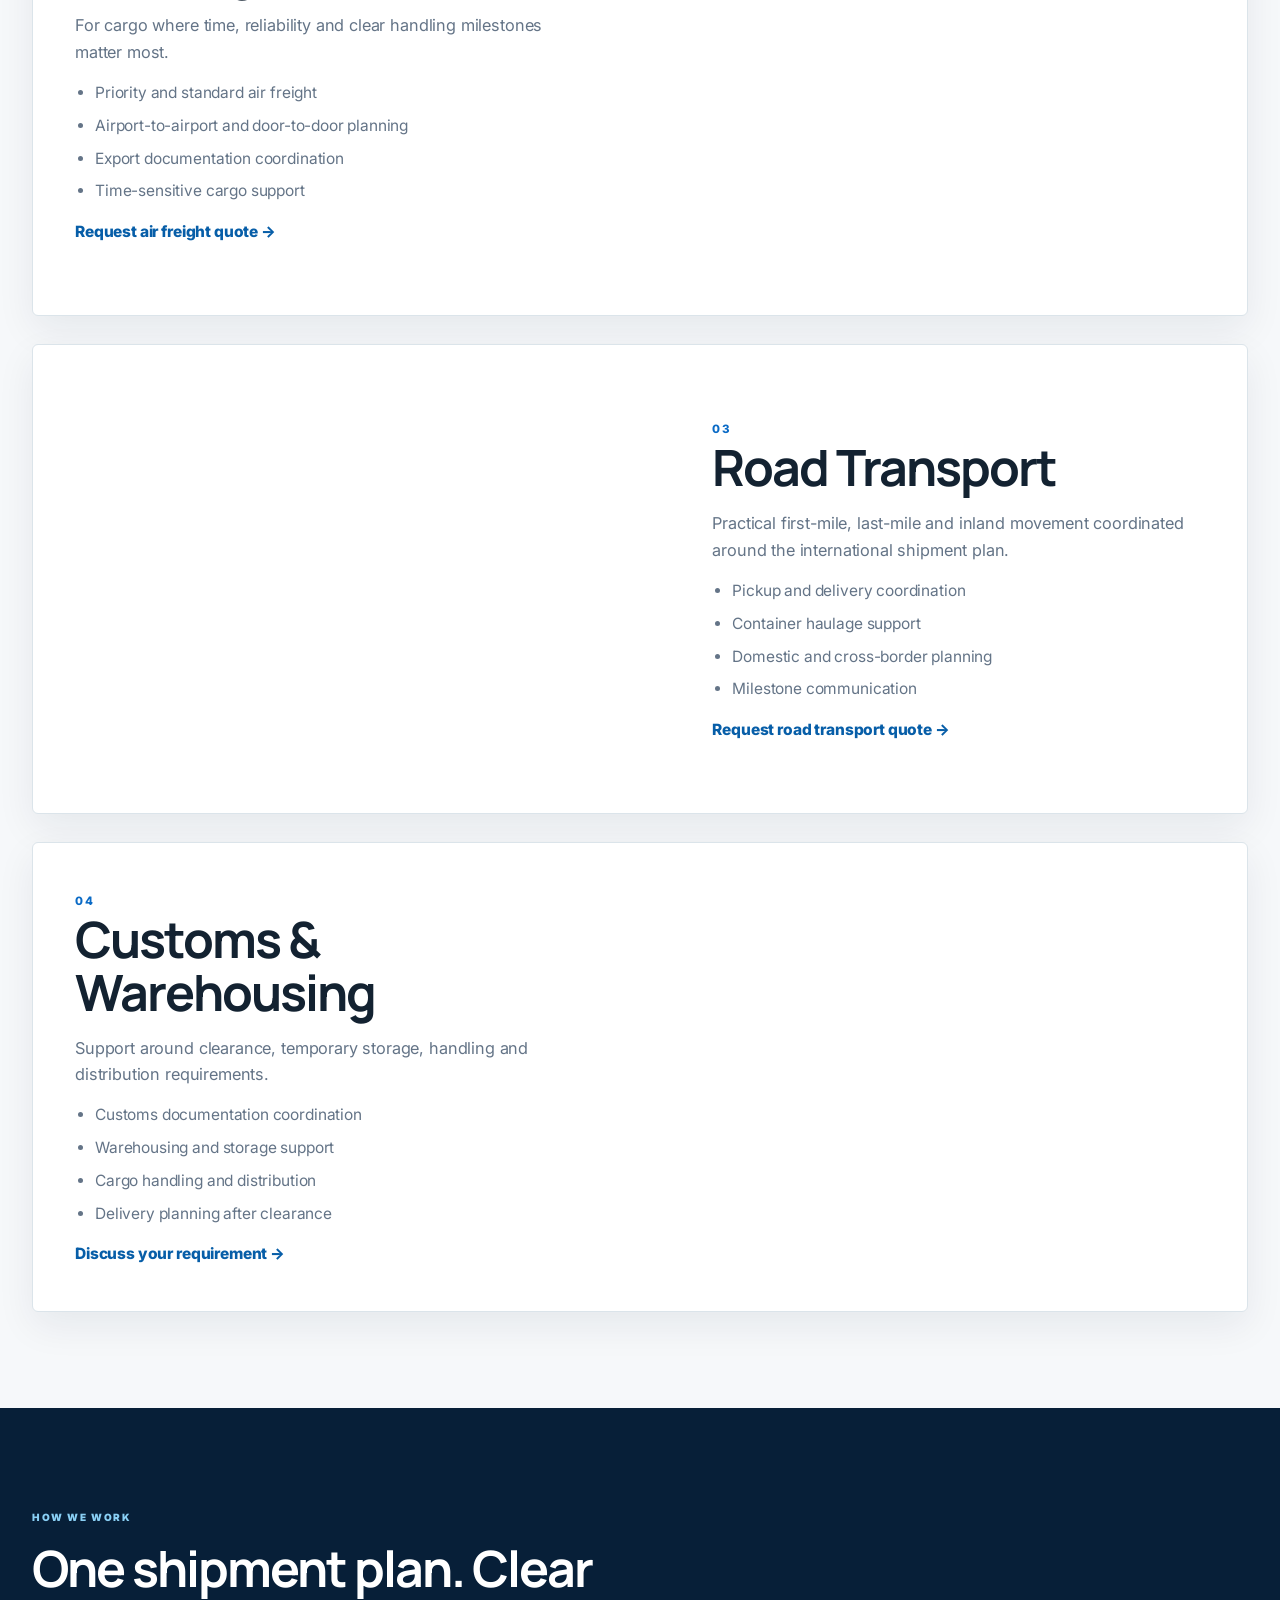
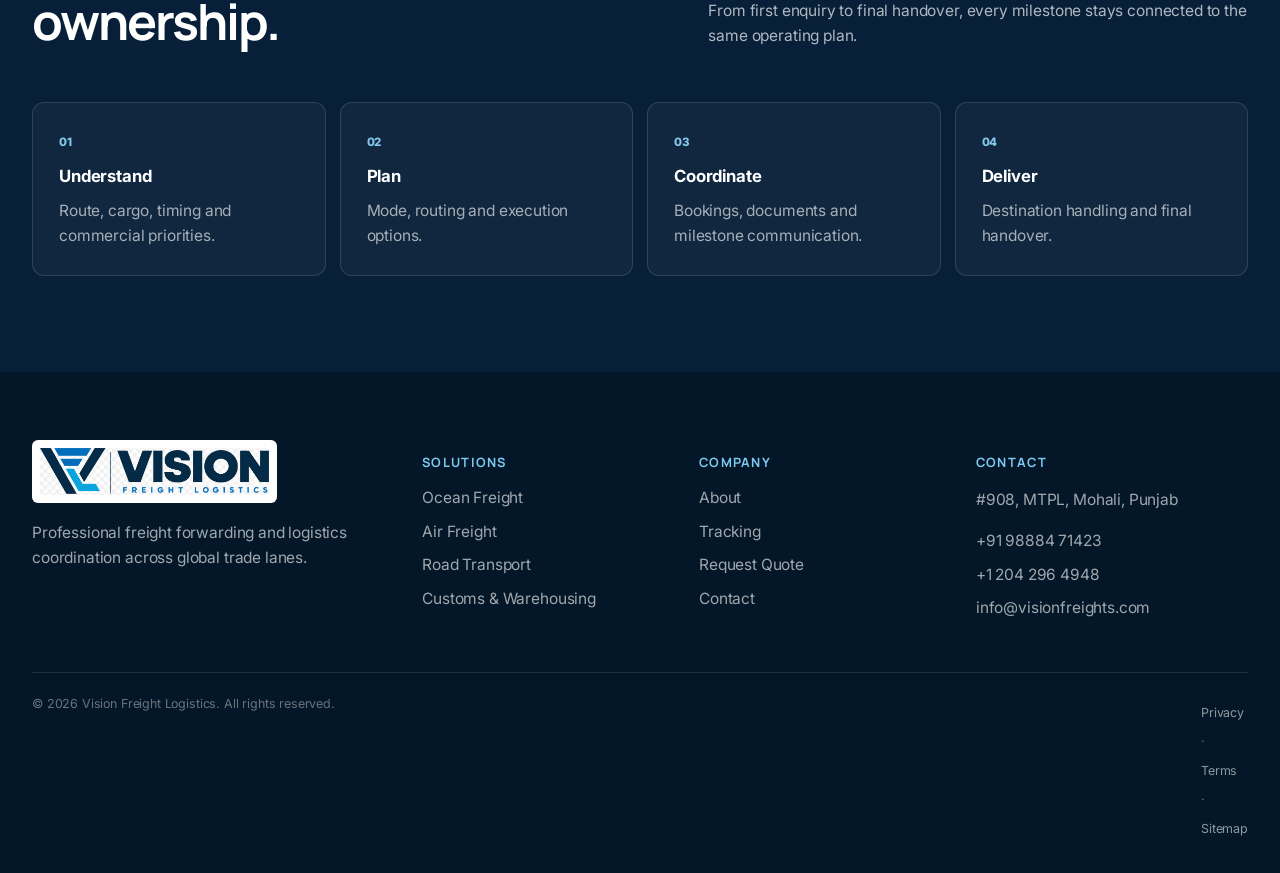
<file: services.html>
<!doctype html>
<html lang="en">
  <head>
    <meta charset="utf-8" />
    <meta name="viewport" content="width=device-width,initial-scale=1" />
    <title>Freight Solutions | Vision Freight Logistics</title>
    <meta
      name="description"
      content="Ocean, air, road, customs, warehousing and project cargo solutions from Vision Freight Logistics."
    />
    <meta name="theme-color" content="#08233f" />
    <meta
      property="og:title"
      content="Freight Solutions | Vision Freight Logistics"
    />
    <meta
      property="og:description"
      content="Ocean, air, road, customs, warehousing and project cargo solutions from Vision Freight Logistics."
    />
    <meta property="og:type" content="website" />
    <meta
      property="og:url"
      content="https://www.visionfreights.com/services.html"
    />
    <link rel="canonical" href="https://www.visionfreights.com/services.html" />
    <link rel="icon" href="assets/images/logo-exact.png" type="image/png" />
    <link rel="stylesheet" href="assets/css/style.css" />
    <link rel="stylesheet" href="assets/css/enterprise-final.css" />
    <link rel="stylesheet" href="assets/css/v8-dynamic.css" />
  </head>
  <body>
    <a class="skip-link" href="#main">Skip to content</a>
    <div class="topbar">
      <div class="container topbar-inner">
        <div class="topbar-left">
          <span>#908, MTPL, Mohali, Punjab</span
          ><a href="tel:+919888471423">+91 98884 71423</a
          ><a href="tel:+12042964948">+1 204 296 4948</a>
        </div>
        <div class="topbar-right">
          <a href="mailto:info@visionfreights.com">info@visionfreights.com</a>
        </div>
      </div>
    </div>
    <header class="site-header" id="siteHeader">
      <div class="container navbar">
        <a
          class="brand"
          href="index.html"
          aria-label="Vision Freight Logistics home"
          ><img src="assets/images/logo-exact.png" alt="Vision Freight Logistics" /></a
        ><button
          class="menu-toggle"
          aria-label="Open navigation"
          aria-expanded="false"
        >
          ☰
        </button>
        <nav class="nav-links" aria-label="Main navigation">
          <a href="index.html">Home</a
          ><a class="active" href="services.html">Solutions</a
          ><a href="index.html#industries">Industries</a
          ><a href="index.html#technology">Digital</a
          ><a href="tracking.html">Tracking</a><a href="about.html">About</a
          ><a href="contact.html">Contact</a
          ><a class="btn btn-primary" href="quote.html">Request Quote</a>
        </nav>
      </div>
    </header>
    <main id="main">
      <section class="page-hero services-hero">
        <div class="container">
          <span class="eyebrow light">Freight solutions</span>
          <h1>One logistics partner across every major mode.</h1>
          <p>
            Build a single-mode shipment or coordinate ocean, air, road, customs
            and warehousing through one responsive team.
          </p>
          <div class="hero-actions">
            <a class="btn btn-primary" href="quote.html">Request a quote</a
            ><a class="btn btn-ghost" href="contact.html">Talk to our team</a>
          </div>
        </div>
      </section>
      <section class="section service-detail-wrap">
        <div class="container">
          <div class="section-head reveal">
            <div>
              <span class="eyebrow">Core services</span>
              <h2>Flexible options built around your cargo.</h2>
            </div>
            <p>
              We focus on routing, documentation, communication and practical
              execution—not one-size-fits-all packages.
            </p>
          </div>
          <div class="service-detail-grid">
            <article id="ocean" class="service-detail reveal">
              <div class="service-photo ocean-photo"></div>
              <div class="service-detail-copy">
                <span class="service-number">01</span>
                <h2>Ocean Freight</h2>
                <p>
                  For full-container, less-than-container and consolidated cargo
                  moving through global trade lanes.
                </p>
                <ul>
                  <li>FCL and LCL coordination</li>
                  <li>Consolidation support</li>
                  <li>Port-to-port and door-to-door planning</li>
                  <li>Project and special cargo coordination</li>
                </ul>
                <a class="text-link" href="quote.html"
                  >Request ocean freight quote →</a
                >
              </div>
            </article>
            <article id="air" class="service-detail reverse reveal">
              <div class="service-photo air-photo"></div>
              <div class="service-detail-copy">
                <span class="service-number">02</span>
                <h2>Air Freight</h2>
                <p>
                  For cargo where time, reliability and clear handling
                  milestones matter most.
                </p>
                <ul>
                  <li>Priority and standard air freight</li>
                  <li>Airport-to-airport and door-to-door planning</li>
                  <li>Export documentation coordination</li>
                  <li>Time-sensitive cargo support</li>
                </ul>
                <a class="text-link" href="quote.html"
                  >Request air freight quote →</a
                >
              </div>
            </article>
            <article id="road" class="service-detail reveal">
              <div class="service-photo road-photo"></div>
              <div class="service-detail-copy">
                <span class="service-number">03</span>
                <h2>Road Transport</h2>
                <p>
                  Practical first-mile, last-mile and inland movement
                  coordinated around the international shipment plan.
                </p>
                <ul>
                  <li>Pickup and delivery coordination</li>
                  <li>Container haulage support</li>
                  <li>Domestic and cross-border planning</li>
                  <li>Milestone communication</li>
                </ul>
                <a class="text-link" href="quote.html"
                  >Request road transport quote →</a
                >
              </div>
            </article>
            <article id="customs" class="service-detail reverse reveal">
              <div class="service-photo warehouse-photo"></div>
              <div class="service-detail-copy">
                <span class="service-number">04</span>
                <h2>Customs & Warehousing</h2>
                <p>
                  Support around clearance, temporary storage, handling and
                  distribution requirements.
                </p>
                <ul>
                  <li>Customs documentation coordination</li>
                  <li>Warehousing and storage support</li>
                  <li>Cargo handling and distribution</li>
                  <li>Delivery planning after clearance</li>
                </ul>
                <a class="text-link" href="quote.html"
                  >Discuss your requirement →</a
                >
              </div>
            </article>
          </div>
        </div>
      </section>
      <section class="section service-process">
        <div class="container">
          <div class="section-head inverse reveal">
            <div>
              <span class="eyebrow light">How we work</span>
              <h2>One shipment plan. Clear ownership.</h2>
            </div>
            <p>
              From first enquiry to final handover, every milestone stays
              connected to the same operating plan.
            </p>
          </div>
          <div class="process-grid reveal">
            <div>
              <span>01</span><strong>Understand</strong>
              <p>Route, cargo, timing and commercial priorities.</p>
            </div>
            <div>
              <span>02</span><strong>Plan</strong>
              <p>Mode, routing and execution options.</p>
            </div>
            <div>
              <span>03</span><strong>Coordinate</strong>
              <p>Bookings, documents and milestone communication.</p>
            </div>
            <div>
              <span>04</span><strong>Deliver</strong>
              <p>Destination handling and final handover.</p>
            </div>
          </div>
        </div>
      </section>
    </main>
    <footer class="footer">
      <div class="container footer-grid">
        <div>
          <img
            src="assets/images/logo-exact.png"
            alt="Vision Freight Logistics"
            class="footer-logo"
          />
          <p>
            Professional freight forwarding and logistics coordination across
            global trade lanes.
          </p>
        </div>
        <div>
          <h3>SOLUTIONS</h3>
          <a href="services.html#ocean">Ocean Freight</a
          ><a href="services.html#air">Air Freight</a
          ><a href="services.html#road">Road Transport</a
          ><a href="services.html#customs">Customs & Warehousing</a>
        </div>
        <div>
          <h3>COMPANY</h3>
          <a href="about.html">About</a><a href="tracking.html">Tracking</a
          ><a href="quote.html">Request Quote</a
          ><a href="contact.html">Contact</a>
        </div>
        <div>
          <h3>CONTACT</h3>
          <p>#908, MTPL, Mohali, Punjab</p>
          <a href="tel:+919888471423">+91 98884 71423</a
          ><a href="tel:+12042964948">+1 204 296 4948</a
          ><a href="mailto:info@visionfreights.com">info@visionfreights.com</a>
        </div>
      </div>
      <div class="container footer-bottom">
        <span
          >© <span id="year"></span> Vision Freight Logistics. All rights
          reserved.</span
        >
        <div>
          <a href="privacy.html">Privacy</a><span> · </span
          ><a href="terms.html">Terms</a><span> · </span
          ><a href="sitemap.xml">Sitemap</a>
        </div>
      </div>
    </footer>
    <a
      class="whatsapp"
      href="https://wa.me/919888471423?text=Hello%20Vision%20Freight%20Logistics,%20I%20would%20like%20to%20discuss%20a%20shipment."
      aria-label="Contact Vision Freight Logistics on WhatsApp"
      >WA</a
    ><button class="back-to-top" type="button" aria-label="Back to top">
      ↑
    </button>
    <script src="assets/js/main.js"></script>
    <script src="assets/js/v8-dynamic.js"></script>
  </body>
</html>
</file>
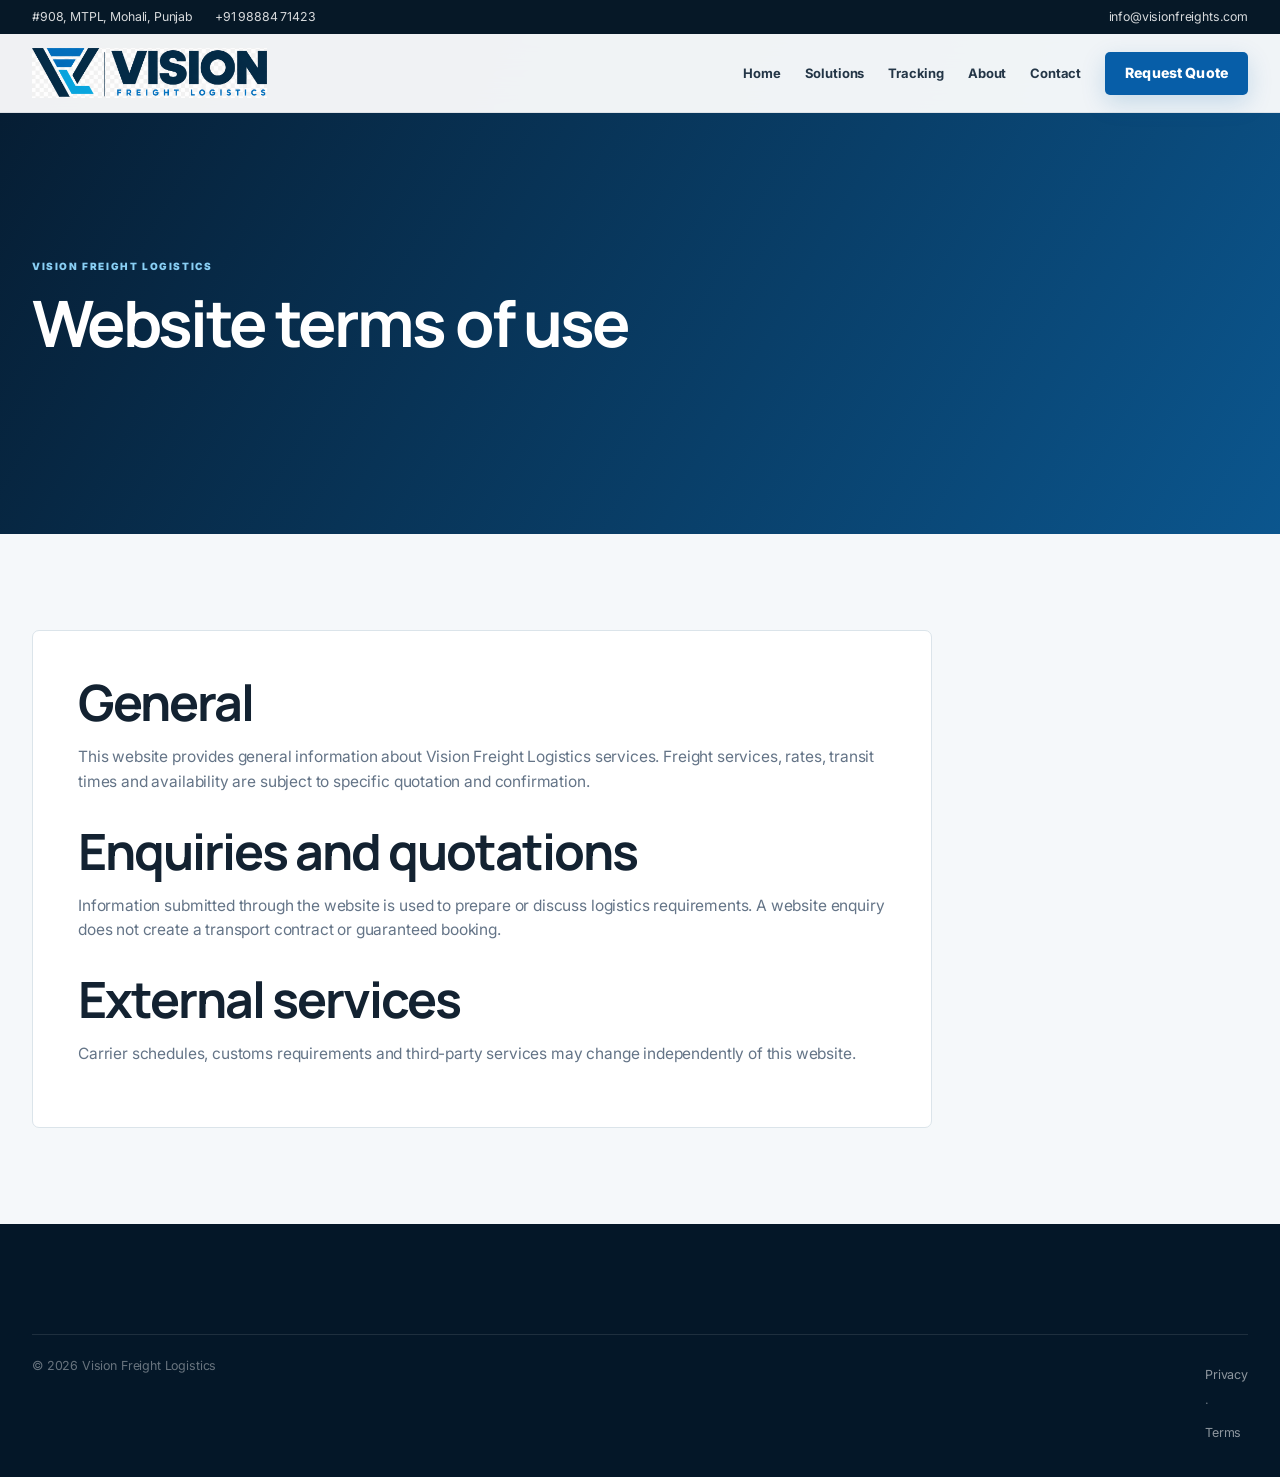
<file: terms.html>
<!doctype html><html lang="en"><head><meta charset="utf-8"><meta name="viewport" content="width=device-width,initial-scale=1"><meta name="theme-color" content="#071f38"><title>Terms of Use | Vision Freight Logistics</title><meta name="description" content="Website terms of use"><link rel="canonical" href="https://www.visionfreights.com/terms.html"><link rel="icon" href="assets/images/logo-exact.png" type="image/png"><link rel="stylesheet" href="assets/css/style.css">
<link rel="stylesheet" href="assets/css/enterprise-final.css"></head><body><div class="topbar"><div class="container topbar-inner"><div class="topbar-left"><span>#908, MTPL, Mohali, Punjab</span><a href="tel:+919888471423">+91 98884 71423</a></div><div class="topbar-right"><a href="mailto:info@visionfreights.com">info@visionfreights.com</a></div></div></div><header class="site-header" id="siteHeader"><div class="container navbar"><a class="brand" href="index.html"><img src="assets/images/logo-exact.png" alt="Vision Freight Logistics"></a><button class="menu-toggle" aria-label="Open navigation" aria-expanded="false">☰</button><nav class="nav-links"><a href="index.html">Home</a><a href="services.html">Solutions</a><a href="tracking.html">Tracking</a><a href="about.html">About</a><a href="contact.html">Contact</a><a class="btn btn-primary" href="quote.html">Request Quote</a></nav></div></header><main><section class="page-hero"><div class="container"><span class="eyebrow light">Vision Freight Logistics</span><h1>Website terms of use</h1></div></section><section class="section legal-section"><div class="container"><div class="legal-card"><h2>General</h2><p>This website provides general information about Vision Freight Logistics services. Freight services, rates, transit times and availability are subject to specific quotation and confirmation.</p><h2>Enquiries and quotations</h2><p>Information submitted through the website is used to prepare or discuss logistics requirements. A website enquiry does not create a transport contract or guaranteed booking.</p><h2>External services</h2><p>Carrier schedules, customs requirements and third-party services may change independently of this website.</p></div></div></section></main><footer class="footer"><div class="container footer-bottom"><span>© <span id="year"></span> Vision Freight Logistics</span><div><a href="privacy.html">Privacy</a> · <a href="terms.html">Terms</a></div></div></footer><button class="back-to-top" type="button" aria-label="Back to top">↑</button><script src="assets/js/main.js"></script></body></html>
</file>
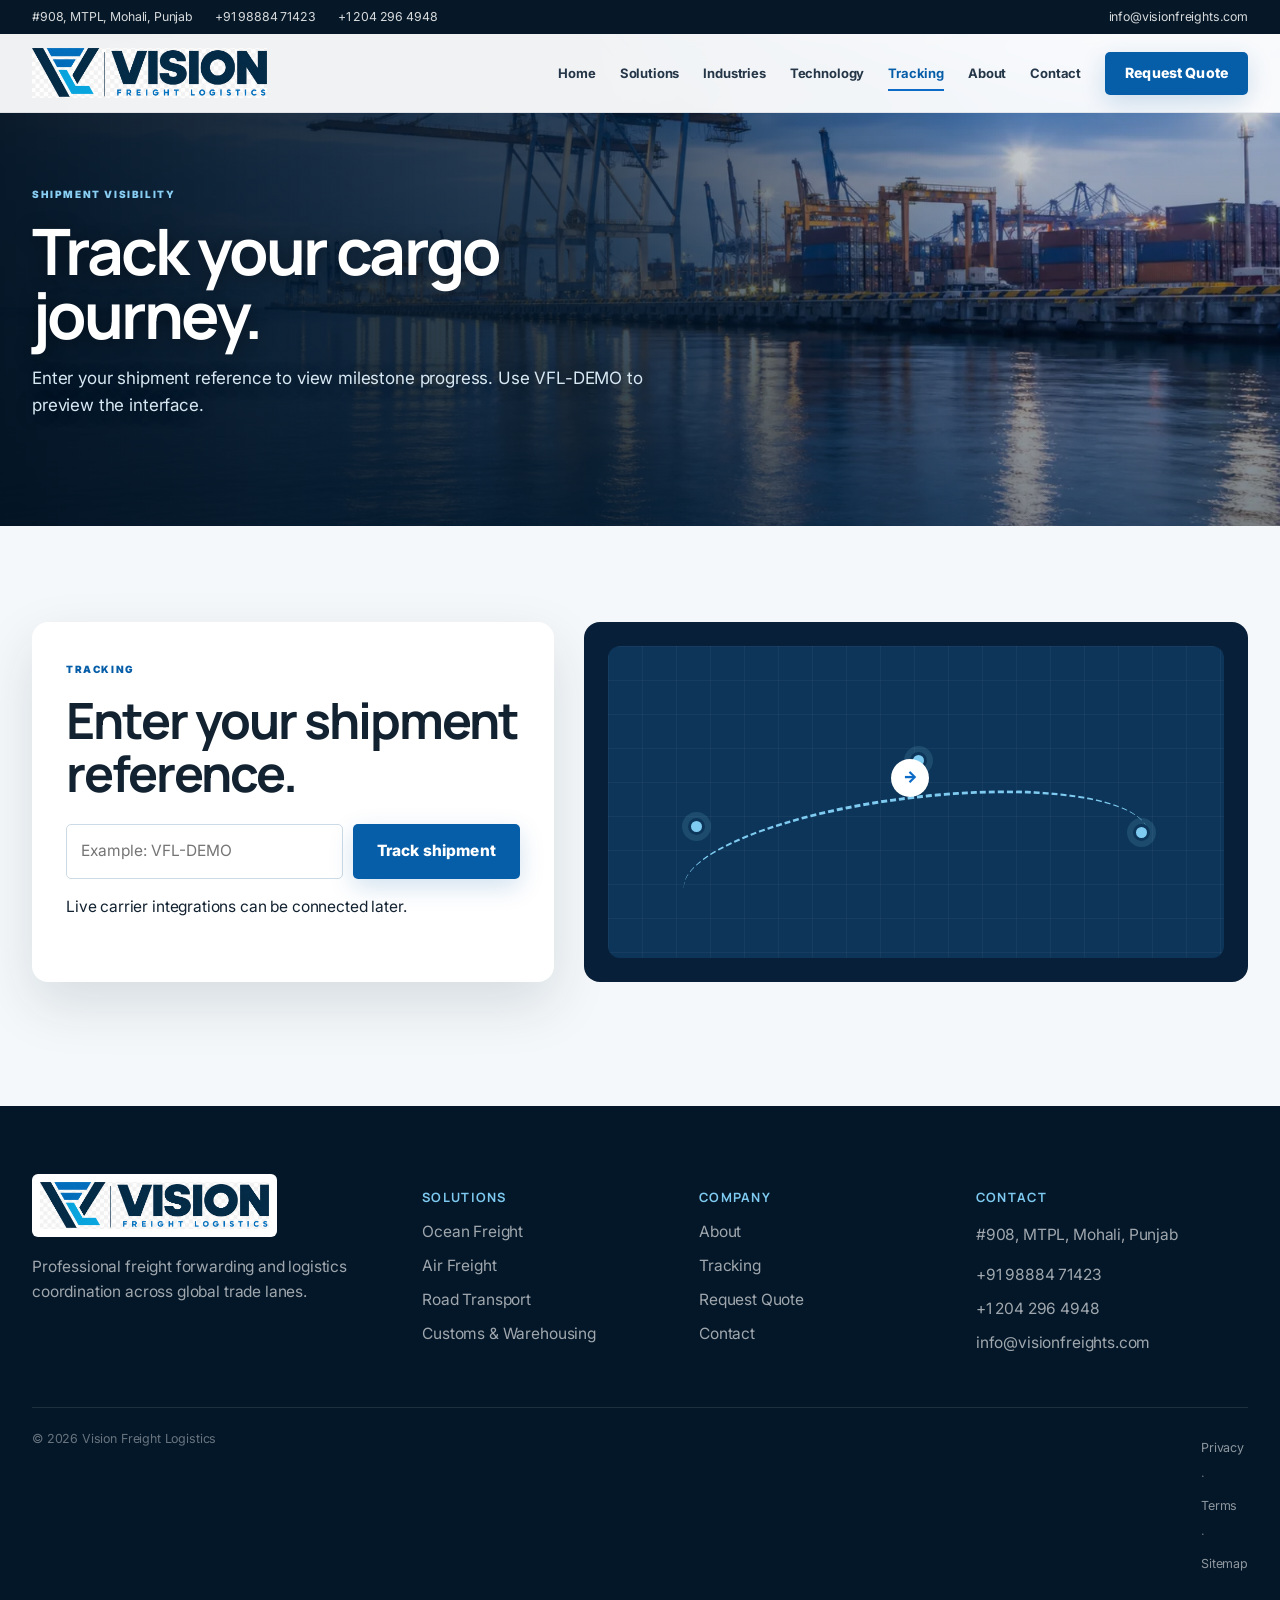
<file: tracking.html>
<!doctype html>
<html lang="en">
  <head>
    <meta charset="utf-8" />
    <meta name="viewport" content="width=device-width,initial-scale=1" />
    <meta name="theme-color" content="#071f38" />
    <title>Shipment Tracking | Vision Freight Logistics</title>
    <meta
      property="og:title"
      content="Shipment Tracking | Vision Freight Logistics"
    />
    <meta
      property="og:description"
      content="Track Vision Freight Logistics shipment milestones."
    />
    <meta property="og:type" content="website" />

    <meta
      name="description"
      content="Track Vision Freight Logistics shipment milestones."
    />
    <link rel="canonical" href="https://www.visionfreights.com/tracking.html" />
    <link rel="icon" href="assets/images/logo-exact.png" type="image/png" />
    <link rel="stylesheet" href="assets/css/style.css" />
    <link rel="stylesheet" href="assets/css/enterprise-final.css" />
    <link rel="stylesheet" href="assets/css/v8-dynamic.css" />
  </head>
  <body>
    <a class="skip-link" href="#main">Skip to content</a>
    <div class="topbar">
      <div class="container topbar-inner">
        <div class="topbar-left">
          <span>#908, MTPL, Mohali, Punjab</span
          ><a href="tel:+919888471423">+91 98884 71423</a
          ><a href="tel:+12042964948">+1 204 296 4948</a>
        </div>
        <div class="topbar-right">
          <a href="mailto:info@visionfreights.com">info@visionfreights.com</a>
        </div>
      </div>
    </div>
    <header class="site-header" id="siteHeader">
      <div class="container navbar">
        <a class="brand" href="index.html"
          ><img src="assets/images/logo-exact.png" alt="Vision Freight Logistics" /></a
        ><button
          class="menu-toggle"
          aria-label="Open navigation"
          aria-expanded="false"
        >
          ☰
        </button>
        <nav class="nav-links">
          <a href="index.html">Home</a><a href="services.html">Solutions</a
          ><a href="index.html#industries">Industries</a
          ><a href="index.html#technology">Technology</a
          ><a class="active" href="tracking.html">Tracking</a
          ><a href="about.html">About</a><a href="contact.html">Contact</a
          ><a class="btn btn-primary" href="quote.html">Request Quote</a>
        </nav>
      </div>
    </header>
    <main id="main">
      <section class="page-hero tracking-hero">
        <div class="container">
          <span class="eyebrow light">Shipment visibility</span>
          <h1>Track your cargo journey.</h1>
          <p>
            Enter your shipment reference to view milestone progress. Use
            VFL-DEMO to preview the interface.
          </p>
        </div>
      </section>
      <section class="section tracking-v4">
        <div class="container tracking-v4-grid">
          <div class="tracking-search-card reveal">
            <span class="eyebrow">Tracking</span>
            <h2>Enter your shipment reference.</h2>
            <form id="trackingForm" class="tracking-form-v4">
              <input
                id="trackingInput"
                required
                placeholder="Example: VFL-DEMO"
              /><button class="btn btn-primary">Track shipment</button>
            </form>
            <p class="note">
              Live carrier integrations can be connected later.
            </p>
          </div>
          <div class="tracking-visual reveal">
            <div class="tracking-map">
              <span class="tracking-route"></span
              ><i class="tracking-point p1"></i><i class="tracking-point p2"></i
              ><i class="tracking-point p3"></i>
              <div class="tracking-vehicle">→</div>
            </div>
          </div>
        </div>
        <div class="container">
          <div id="trackingResult" class="tracking-result-v4"></div>
        </div>
      </section>
    </main>
    <footer class="footer">
      <div class="container footer-grid">
        <div>
          <img
            src="assets/images/logo-exact.png"
            alt="Vision Freight Logistics"
            class="footer-logo"
          />
          <p>
            Professional freight forwarding and logistics coordination across
            global trade lanes.
          </p>
        </div>
        <div>
          <h3>SOLUTIONS</h3>
          <a href="services.html">Ocean Freight</a
          ><a href="services.html">Air Freight</a
          ><a href="services.html">Road Transport</a
          ><a href="services.html">Customs & Warehousing</a>
        </div>
        <div>
          <h3>COMPANY</h3>
          <a href="about.html">About</a><a href="tracking.html">Tracking</a
          ><a href="quote.html">Request Quote</a
          ><a href="contact.html">Contact</a>
        </div>
        <div>
          <h3>CONTACT</h3>
          <p>#908, MTPL, Mohali, Punjab</p>
          <a href="tel:+919888471423">+91 98884 71423</a
          ><a href="tel:+12042964948">+1 204 296 4948</a
          ><a href="mailto:info@visionfreights.com">info@visionfreights.com</a>
        </div>
      </div>
      <div class="container footer-bottom">
        <span>© <span id="year"></span> Vision Freight Logistics</span>
        <div>
          <a href="privacy.html">Privacy</a><span> · </span
          ><a href="terms.html">Terms</a><span> · </span
          ><a href="sitemap.xml">Sitemap</a>
        </div>
      </div>
    </footer>
    <button class="back-to-top" type="button" aria-label="Back to top">
      ↑
    </button>
    <script src="assets/js/main.js"></script>
    <script src="assets/js/v8-dynamic.js"></script>
  </body>
</html>
</file>
<file: assets/css/style.css>
@import url('https://fonts.googleapis.com/css2?family=Manrope:wght@400;500;600;700;800&family=Inter:wght@400;500;600;700&display=swap');
:root{--navy:#08233f;--navy2:#0d3158;--blue:#1769c2;--blue2:#2b89d5;--sky:#dceefa;--ink:#122234;--muted:#657688;--line:#dce4ea;--soft:#f4f7f9;--white:#fff;--shadow:0 22px 55px rgba(8,35,63,.13);--radius:14px;--container:min(1240px,calc(100% - 48px))}
*{box-sizing:border-box}html{scroll-behavior:smooth}body{margin:0;font-family:Inter,Arial,sans-serif;color:var(--ink);background:#fff;line-height:1.6}body.menu-open{overflow:hidden}a{text-decoration:none;color:inherit}button,input,select,textarea{font:inherit}img,svg{display:block;max-width:100%}h1,h2,h3{font-family:Manrope,Arial,sans-serif}.container{width:var(--container);margin:auto}.skip-link{position:fixed;left:12px;top:-60px;background:#fff;color:#000;padding:10px;z-index:9999}.skip-link:focus{top:12px}.eyebrow{display:inline-block;color:var(--blue);font-size:.72rem;font-weight:800;letter-spacing:.15em;text-transform:uppercase;margin-bottom:17px}.eyebrow.light{color:#89cff4}.btn{display:inline-flex;align-items:center;justify-content:center;min-height:49px;padding:0 23px;border-radius:5px;border:1px solid transparent;font-weight:750;transition:.25s;cursor:pointer}.btn:hover{transform:translateY(-2px)}.btn-primary{background:var(--blue);color:#fff}.btn-primary:hover{background:#0f58a5}.btn-dark{background:var(--navy);color:#fff}.btn-ghost{border-color:rgba(255,255,255,.65);color:#fff;background:rgba(255,255,255,.05)}.btn-lg{min-height:56px;padding:0 28px}.text-link{font-weight:800;color:var(--blue)}
.topbar{background:#061b31;color:#fff;font-size:.77rem}.topbar-inner{height:38px;display:flex;justify-content:space-between;align-items:center}.topbar-left,.topbar-right{display:flex;gap:22px}.topbar a,.topbar span{color:rgba(255,255,255,.84)}
.site-header{position:absolute;top:38px;left:0;right:0;z-index:50;background:#fff;border-bottom:1px solid rgba(8,35,63,.08);transition:.3s}.site-header.sticky{position:fixed;top:0;box-shadow:0 10px 30px rgba(8,35,63,.1)}.navbar{height:85px;display:flex;align-items:center;justify-content:space-between}.brand img{width:275px}.nav-links{display:flex;align-items:center;gap:27px;font-weight:650;color:var(--navy);font-size:.92rem}.nav-links>a:not(.btn){position:relative}.nav-links>a:not(.btn):after{content:"";position:absolute;left:0;right:100%;bottom:-8px;height:2px;background:var(--blue);transition:.25s}.nav-links>a:hover:after,.nav-links>a.active:after{right:0}.menu-toggle{display:none;border:0;background:none;color:var(--navy);font-size:1.8rem}
.hero-v3{position:relative;min-height:820px;padding:205px 0 140px;background:linear-gradient(90deg,rgba(4,21,38,.94) 0%,rgba(4,21,38,.78) 44%,rgba(4,21,38,.22) 75%),url('https://images.unsplash.com/photo-1494412685616-a5d310fbb07d?auto=format&fit=crop&w=2200&q=90') center/cover no-repeat;color:#fff}.hero-v3-inner{position:relative;z-index:2}.hero-copy{max-width:760px}.hero-copy h1{font-size:clamp(3.6rem,6.2vw,6.5rem);line-height:.98;letter-spacing:-.055em;margin:0 0 27px}.hero-copy h1 span{color:#75c7f0}.hero-copy>p{font-size:1.15rem;color:rgba(255,255,255,.77);max-width:670px}.hero-actions{display:flex;gap:14px;margin:34px 0}.hero-assurance{display:flex;flex-wrap:wrap;gap:22px;font-size:.84rem;color:rgba(255,255,255,.72)}.hero-assurance span:before{content:"";display:inline-block;width:7px;height:7px;border-radius:50%;background:#75c7f0;margin-right:8px}.hero-tool-dock{position:absolute;z-index:5;left:50%;transform:translateX(-50%);bottom:-54px;display:grid;grid-template-columns:1.15fr .85fr;gap:16px}.dock-card{min-height:110px;background:#fff;color:var(--ink);box-shadow:var(--shadow);border-radius:8px;padding:22px 24px;display:flex;align-items:center;justify-content:space-between}.dock-card small,.dock-card strong{display:block}.dock-card small{font-size:.7rem;color:var(--muted);text-transform:uppercase;letter-spacing:.08em}.dock-card strong{font-size:1.05rem}.tracking-dock{gap:25px}.dock-input{display:flex;min-width:300px}.dock-input input{border-radius:5px 0 0 5px}.dock-input button{border:0;background:var(--blue);color:#fff;padding:0 20px;border-radius:0 5px 5px 0;font-weight:700}.quote-dock{background:var(--navy);color:#fff}.quote-dock small{color:#84c9ed}.quote-dock .arrow{font-size:2rem;color:#84c9ed}
.section{padding:105px 0}.section h2{font-size:clamp(2.3rem,4vw,4rem);line-height:1.08;letter-spacing:-.04em;margin:0 0 16px}.section-head{display:flex;align-items:end;justify-content:space-between;gap:40px;margin-bottom:42px}.section-head>div{max-width:770px}.section-head>p{max-width:600px;color:var(--muted)}.section-head.inverse{color:#fff}.section-head.inverse p{color:rgba(255,255,255,.68)}
.intro-strip{padding-top:135px}.intro-grid{display:grid;grid-template-columns:1fr .8fr;gap:90px;align-items:end}.intro-grid p{font-size:1.08rem;color:var(--muted)}
.solutions-v3{background:var(--soft)}.solution-layout{display:grid;grid-template-columns:1.15fr .85fr;gap:20px}.solution-feature,.solution-compact{background:#fff;border-radius:var(--radius);overflow:hidden;box-shadow:0 1px 0 rgba(8,35,63,.08);transition:.3s}.solution-feature:hover,.solution-compact:hover{transform:translateY(-6px);box-shadow:var(--shadow)}.solution-feature .solution-image{height:430px}.solution-side{display:grid;gap:20px}.solution-compact{display:grid;grid-template-columns:45% 55%;min-height:205px}.solution-compact .solution-image{height:100%}.solution-image{background-size:cover;background-position:center}.ocean .solution-image{background-image:url('https://images.unsplash.com/photo-1494412519320-aa613dfb7738?auto=format&fit=crop&w=1500&q=88')}.air .solution-image{background-image:url('https://images.unsplash.com/photo-1436491865332-7a61a109cc05?auto=format&fit=crop&w=1000&q=86')}.road .solution-image{background-image:url('https://images.unsplash.com/photo-1601584115197-04ecc0da31d7?auto=format&fit=crop&w=1000&q=86')}.solution-content{padding:27px}.solution-content>span{color:var(--blue);font-size:.72rem;font-weight:800}.solution-content h3{font-size:1.55rem;margin:8px 0}.solution-content p{color:var(--muted);margin:0 0 14px}.solution-content a{font-weight:750;color:var(--blue)}.solution-mini-grid{display:grid;grid-template-columns:repeat(3,1fr);gap:20px;margin-top:20px}.mini-solution{background:#fff;padding:22px;border-radius:10px;display:flex;align-items:center;gap:18px;border:1px solid var(--line);transition:.25s}.mini-solution:hover{transform:translateY(-4px);box-shadow:var(--shadow)}.mini-solution img{width:72px;height:55px;object-fit:contain;background:var(--navy);padding:9px;border-radius:8px}.mini-solution h3{font-size:1.02rem;margin:0 0 4px}.mini-solution p{font-size:.83rem;color:var(--muted);margin:0}
.shipment-journey{background:var(--navy);color:#fff}.journey-line{display:grid;grid-template-columns:repeat(5,1fr);position:relative}.journey-line:before{content:"";position:absolute;top:24px;left:9%;right:9%;height:2px;background:rgba(255,255,255,.18)}.journey-step{text-align:center;position:relative}.journey-step span{width:50px;height:50px;border-radius:50%;display:grid;place-items:center;background:var(--blue2);margin:0 auto 17px;position:relative;z-index:1;font-weight:800}.journey-step strong,.journey-step small{display:block}.journey-step small{color:rgba(255,255,255,.58)}
.technology-grid{display:grid;grid-template-columns:.85fr 1.15fr;gap:70px;align-items:center}.technology-copy>p{color:var(--muted)}.technology-list{display:grid;margin:28px 0}.technology-list div{display:grid;grid-template-columns:45px 1fr;align-items:center;border-bottom:1px solid var(--line);padding:15px 0}.technology-list span{color:var(--blue);font-weight:800}.dashboard-preview{background:var(--navy);border-radius:18px;padding:24px;color:#fff;box-shadow:var(--shadow)}.dashboard-top{display:flex;justify-content:space-between;margin-bottom:17px}.dashboard-top span{font-size:.72rem;color:#83c7ec}.map-grid{height:390px;border-radius:12px;position:relative;overflow:hidden;background:linear-gradient(rgba(255,255,255,.04) 1px,transparent 1px),linear-gradient(90deg,rgba(255,255,255,.04) 1px,transparent 1px),#0c3559;background-size:34px 34px}.route{position:absolute;border-top:2px dashed #79c9f0;border-radius:50%;height:120px}.route-a{width:62%;left:16%;top:125px;transform:rotate(-10deg)}.route-b{width:46%;left:33%;top:195px;transform:rotate(18deg)}.map-dot{position:absolute;width:15px;height:15px;border-radius:50%;background:#77c8ef;border:3px solid #0c3559;box-shadow:0 0 0 5px rgba(119,200,239,.15)}.map-dot.d1{left:17%;top:180px}.map-dot.d2{left:50%;top:108px}.map-dot.d3{right:14%;top:205px}.status-card{position:absolute;background:#fff;color:var(--ink);padding:10px 13px;border-radius:7px;box-shadow:0 14px 30px rgba(0,0,0,.24)}.status-card small,.status-card strong{display:block}.status-card small{font-size:.65rem;color:var(--muted)}.status-card.s1{left:8%;bottom:38px}.status-card.s2{left:41%;top:38px}.status-card.s3{right:7%;bottom:45px}
.industries-v3{background:var(--soft)}.industry-grid-v3{display:grid;grid-template-columns:repeat(4,1fr);gap:18px}.industry-card{height:310px;border-radius:11px;background-size:cover;background-position:center;position:relative;overflow:hidden;transition:.3s}.industry-card:after{content:"";position:absolute;inset:0;background:linear-gradient(transparent 35%,rgba(4,21,38,.84))}.industry-card span{position:absolute;z-index:2;left:20px;bottom:18px;color:#fff;font-family:Manrope;font-weight:750;font-size:1.15rem}.industry-card:hover{transform:translateY(-6px);box-shadow:var(--shadow)}.industry-card.manufacturing{background-image:url('https://images.unsplash.com/photo-1567789884554-0b844b597180?auto=format&fit=crop&w=900&q=84')}.industry-card.textiles{background-image:url('https://images.unsplash.com/photo-1558618666-fcd25c85cd64?auto=format&fit=crop&w=900&q=84')}.industry-card.automotive{background-image:url('https://images.unsplash.com/photo-1565514020179-026b92b84bb6?auto=format&fit=crop&w=900&q=84')}.industry-card.projects{background-image:url('https://images.unsplash.com/photo-1504307651254-35680f356dfd?auto=format&fit=crop&w=900&q=84')}
.contact-cta{background:linear-gradient(120deg,#0b3158,#145e9e);color:#fff}.contact-cta-grid{display:grid;grid-template-columns:1fr .8fr;gap:70px;align-items:center}.contact-cta-grid p{color:rgba(255,255,255,.72)}.contact-cta-details{display:grid;gap:11px}.contact-cta-details>a:not(.btn){color:#fff;font-weight:650}
.footer{background:#041522;color:#fff;padding:68px 0 25px}.footer-grid{display:grid;grid-template-columns:1.5fr 1fr 1fr 1.2fr;gap:46px}.footer-logo{width:245px;background:#fff;border-radius:6px;padding:8px;margin-bottom:18px}.footer p,.footer a{color:rgba(255,255,255,.62)}.footer h3{font-size:.8rem;color:#7ecaf0;letter-spacing:.1em}.footer a{display:block;margin:9px 0}.footer-bottom{margin-top:42px;padding-top:21px;border-top:1px solid rgba(255,255,255,.1);display:flex;justify-content:space-between;color:rgba(255,255,255,.4);font-size:.78rem}
.whatsapp{position:fixed;right:22px;bottom:22px;width:54px;height:54px;border-radius:50%;background:#25d366;color:#fff;display:grid;place-items:center;font-weight:800;z-index:80;box-shadow:0 12px 30px rgba(0,0,0,.18)}
.reveal{opacity:0;transform:translateY(22px);transition:opacity .7s ease,transform .7s ease}.reveal.visible{opacity:1;transform:none}
.page-hero{padding:180px 0 86px;background:linear-gradient(135deg,#06192c,#0e426f);color:#fff}.page-hero h1{font-size:clamp(3rem,6vw,5.5rem);line-height:1;margin:0 0 18px}.page-hero p{max-width:720px;color:rgba(255,255,255,.7)}.page-content{padding:90px 0}.content-grid,.contact-grid,.quote-grid{display:grid;grid-template-columns:1fr 1fr;gap:60px}.content-card,.tracking-box,.quote-form{background:#fff;border:1px solid var(--line);border-radius:12px;padding:28px;box-shadow:0 10px 35px rgba(8,35,63,.07)}.feature-list{display:grid}.feature-list div{padding:16px 0;border-bottom:1px solid var(--line)}.feature-list p{color:var(--muted);margin:4px 0}.contact-card{background:var(--navy);color:#fff;border-radius:12px;padding:38px}.contact-card p,.contact-card a{color:rgba(255,255,255,.74)}.contact-list{display:grid;gap:18px}.quote{background:var(--soft)}.quote-copy p{color:var(--muted)}.form-grid{display:grid;grid-template-columns:1fr 1fr;gap:15px}.form-grid .full{grid-column:1/-1}input,select,textarea{width:100%;padding:14px;border:1px solid var(--line);border-radius:5px;outline:none;background:#fff}input:focus,select:focus,textarea:focus{border-color:var(--blue);box-shadow:0 0 0 3px rgba(23,105,194,.1)}.tracking-form{display:flex;gap:12px}.tracking-result{margin-top:24px}.timeline{border-left:2px solid var(--line);padding-left:26px;margin-left:10px}.timeline div{position:relative;padding-bottom:22px}.timeline div:before{content:"";position:absolute;left:-33px;top:5px;width:12px;height:12px;border-radius:50%;background:#ccd5dc;border:3px solid #fff;box-shadow:0 0 0 1px #ccd5dc}.timeline .done:before{background:var(--blue);box-shadow:0 0 0 1px var(--blue)}
@media(max-width:980px){.topbar{display:none}.site-header{top:0}.menu-toggle{display:block}.nav-links{display:none;position:fixed;top:84px;left:18px;right:18px;background:#fff;padding:24px;border-radius:12px;box-shadow:var(--shadow);flex-direction:column;align-items:stretch;gap:16px}.nav-links.open{display:flex}.hero-v3{padding-top:170px}.hero-tool-dock{position:relative;bottom:auto;left:auto;transform:none;margin-top:60px}.intro-strip{padding-top:95px}.solution-layout,.technology-grid,.intro-grid,.contact-cta-grid,.content-grid,.contact-grid,.quote-grid{grid-template-columns:1fr}.solution-compact{grid-template-columns:40% 60%}.solution-mini-grid{grid-template-columns:1fr}.industry-grid-v3{grid-template-columns:1fr 1fr}.footer-grid{grid-template-columns:1fr 1fr}.journey-line{grid-template-columns:1fr;gap:15px}.journey-line:before{display:none}.journey-step{display:grid;grid-template-columns:60px 1fr;text-align:left;align-items:center}.journey-step span{margin:0}.journey-step small{grid-column:2}}
@media(max-width:650px){:root{--container:min(100% - 28px,1240px)}.section{padding:75px 0}.brand img{width:220px}.hero-v3{min-height:auto;padding:145px 0 60px;background-position:62% center}.hero-copy h1{font-size:3.35rem}.hero-actions{display:grid}.hero-tool-dock{grid-template-columns:1fr}.tracking-dock{display:grid}.dock-input{min-width:0}.section-head{align-items:flex-start;flex-direction:column}.solution-feature .solution-image{height:290px}.solution-compact{grid-template-columns:1fr}.solution-compact .solution-image{height:210px}.industry-grid-v3{grid-template-columns:1fr}.footer-grid{grid-template-columns:1fr}.footer-bottom{flex-direction:column;gap:8px}.form-grid{grid-template-columns:1fr}.form-grid .full{grid-column:auto}.tracking-form{flex-direction:column}.dashboard-top{display:grid;gap:5px}.map-grid{height:330px}.status-card{transform:scale(.86)}}
@media(prefers-reduced-motion:reduce){*{scroll-behavior:auto!important;animation:none!important;transition:none!important}.reveal{opacity:1;transform:none}}

.quote-hero{background:linear-gradient(120deg,rgba(4,21,38,.92),rgba(13,66,111,.78)),url('https://images.unsplash.com/photo-1586528116311-ad8dd3c8310d?auto=format&fit=crop&w=1800&q=85') center/cover}
.tracking-hero{background:linear-gradient(120deg,rgba(4,21,38,.92),rgba(13,66,111,.78)),url('https://images.unsplash.com/photo-1494412574643-ff11b0a5c1c3?auto=format&fit=crop&w=1800&q=85') center/cover}
.quote-wizard-section,.tracking-v4{background:var(--soft)}
.quote-wizard-grid{display:grid;grid-template-columns:.72fr 1.28fr;gap:42px;align-items:start}
.quote-progress{position:sticky;top:120px;background:var(--navy);color:#fff;border-radius:16px;padding:32px}
.wizard-steps{list-style:none;padding:0;margin:30px 0;display:grid;gap:14px}
.wizard-steps li{display:grid;grid-template-columns:46px 1fr;gap:14px;align-items:center;opacity:.55}
.wizard-steps li.active{opacity:1}.wizard-steps span{width:42px;height:42px;border-radius:50%;display:grid;place-items:center;background:rgba(255,255,255,.08);border:1px solid rgba(255,255,255,.18)}
.wizard-steps li.active span{background:var(--blue2);border-color:transparent}.wizard-steps strong,.wizard-steps small{display:block}.wizard-steps small{color:rgba(255,255,255,.6)}
.quote-help{padding-top:22px;border-top:1px solid rgba(255,255,255,.12);display:grid;gap:7px}.quote-help a{color:#8ed0f2}
.quote-wizard{background:#fff;border-radius:16px;padding:34px;box-shadow:var(--shadow)}.wizard-panel{display:none}.wizard-panel.active{display:block}
.wizard-head span{color:var(--blue);font-size:.72rem;font-weight:800;text-transform:uppercase;letter-spacing:.1em}.wizard-head h2{margin-top:8px;font-size:2.5rem}
.wizard-actions{display:flex;justify-content:flex-end;gap:12px;margin-top:24px}.quote-wizard .btn-outline{color:var(--blue);border-color:var(--blue);background:#fff}
.tracking-v4-grid{display:grid;grid-template-columns:.88fr 1.12fr;gap:30px;align-items:stretch}.tracking-search-card{background:#fff;border-radius:16px;padding:34px;box-shadow:var(--shadow)}
.tracking-form-v4{display:grid;grid-template-columns:1fr auto;gap:10px;margin-top:24px}.tracking-visual{background:var(--navy);border-radius:16px;padding:24px;min-height:360px}
.tracking-map{height:100%;min-height:310px;position:relative;border-radius:12px;overflow:hidden;background:linear-gradient(rgba(255,255,255,.04) 1px,transparent 1px),linear-gradient(90deg,rgba(255,255,255,.04) 1px,transparent 1px),#0c3559;background-size:34px 34px}
.tracking-route{position:absolute;left:12%;right:12%;top:48%;height:130px;border-top:3px dashed #7ecaf0;border-radius:50%;transform:rotate(-7deg)}
.tracking-point{position:absolute;width:17px;height:17px;border-radius:50%;background:#7ecaf0;border:3px solid #0c3559;box-shadow:0 0 0 6px rgba(126,202,240,.14)}
.tracking-point.p1{left:13%;top:55%}.tracking-point.p2{left:49%;top:34%}.tracking-point.p3{right:12%;top:57%}.tracking-vehicle{position:absolute;left:46%;top:36%;width:38px;height:38px;border-radius:50%;display:grid;place-items:center;background:#fff;color:var(--blue);font-weight:900}
.tracking-result-v4{margin-top:28px}.tracking-result-v4 .timeline{background:#fff;border-radius:14px;padding:28px 28px 5px 55px;box-shadow:var(--shadow)}
@media(max-width:900px){.quote-wizard-grid,.tracking-v4-grid{grid-template-columns:1fr}.quote-progress{position:relative;top:auto}}
@media(max-width:650px){.quote-wizard,.quote-progress,.tracking-search-card{padding:24px}.tracking-form-v4{grid-template-columns:1fr}.wizard-actions{flex-direction:column-reverse}}

/* ========================== V5.0 PRODUCTION RELEASE ========================== */
body{overflow-x:hidden}.site-header{backdrop-filter:saturate(140%) blur(10px)}.nav-links .btn.active{background:#0f58a5}.page-hero{min-height:480px;display:flex;align-items:center}.page-hero .container{padding-top:42px}.page-hero .hero-actions{margin-bottom:0}.services-hero{background:linear-gradient(110deg,rgba(3,20,36,.94),rgba(8,48,83,.68)),url('https://images.unsplash.com/photo-1494412685616-a5d310fbb07d?auto=format&fit=crop&w=2000&q=88') center/cover}.about-hero{background:linear-gradient(110deg,rgba(3,20,36,.94),rgba(8,48,83,.72)),url('https://images.unsplash.com/photo-1519003722824-194d4455a60c?auto=format&fit=crop&w=2000&q=86') center/cover}.contact-hero{background:linear-gradient(110deg,rgba(3,20,36,.94),rgba(8,48,83,.70)),url('https://images.unsplash.com/photo-1578575437130-527eed3abbec?auto=format&fit=crop&w=2000&q=86') center/cover}.compact-hero{min-height:360px;background:linear-gradient(120deg,#06192c,#0e426f)}
.service-detail-wrap{background:#f6f8fa}.service-detail-grid{display:grid;gap:28px}.service-detail{display:grid;grid-template-columns:1.05fr .95fr;min-height:470px;background:#fff;border:1px solid var(--line);border-radius:18px;overflow:hidden;box-shadow:0 14px 38px rgba(8,35,63,.07)}.service-detail.reverse{grid-template-columns:.95fr 1.05fr}.service-detail.reverse .service-photo{order:2}.service-photo{min-height:470px;background-size:cover;background-position:center}.ocean-photo{background-image:url('https://images.unsplash.com/photo-1494412519320-aa613dfb7738?auto=format&fit=crop&w=1400&q=88')}.air-photo{background-image:url('https://images.unsplash.com/photo-1436491865332-7a61a109cc05?auto=format&fit=crop&w=1400&q=86')}.road-photo{background-image:url('https://images.unsplash.com/photo-1601584115197-04ecc0da31d7?auto=format&fit=crop&w=1400&q=86')}.warehouse-photo{background-image:url('https://images.unsplash.com/photo-1553413077-190dd305871c?auto=format&fit=crop&w=1400&q=86')}.service-detail-copy{padding:48px;align-self:center}.service-number{font-size:.72rem;letter-spacing:.14em;color:var(--blue);font-weight:800}.service-detail-copy h2{font-size:2.6rem}.service-detail-copy>p{color:var(--muted);font-size:1.02rem}.service-detail-copy ul{padding-left:20px;color:var(--muted);display:grid;gap:8px}.service-process{background:var(--navy);color:#fff}.process-grid,.prep-grid{display:grid;grid-template-columns:repeat(4,1fr);gap:14px}.process-grid>div,.prep-grid>div{padding:26px;border:1px solid rgba(255,255,255,.13);border-radius:12px;background:rgba(255,255,255,.04)}.process-grid span,.prep-grid span,.cred-grid span{font-size:.72rem;color:#84c9ed;font-weight:800}.process-grid strong,.prep-grid strong{display:block;font-size:1.05rem;margin:9px 0}.process-grid p{color:rgba(255,255,255,.63);margin:0}.prep-grid>div{background:#fff;border-color:var(--line)}.prep-grid span{color:var(--blue)}.prep-grid p{color:var(--muted);margin:0}
.story-grid{display:grid;grid-template-columns:1.05fr .95fr;gap:70px;align-items:start}.story-copy p{color:var(--muted);font-size:1.04rem}.story-panel{background:var(--navy);color:#fff;border-radius:18px;padding:38px;box-shadow:var(--shadow)}.story-mark{width:70px;height:70px;border-radius:16px;background:linear-gradient(135deg,var(--blue),#62bde9);display:grid;place-items:center;font-size:2.4rem;font-family:Manrope;font-weight:800;margin-bottom:25px}.story-panel>h3{font-size:1.7rem}.principle{display:grid;grid-template-columns:42px 1fr;gap:15px;padding:17px 0;border-bottom:1px solid rgba(255,255,255,.11)}.principle span{color:#84c9ed;font-weight:800}.principle p{color:rgba(255,255,255,.62);margin:3px 0}.values-section{background:var(--soft)}.value-grid{display:grid;grid-template-columns:repeat(3,1fr);gap:18px}.value-grid article{padding:30px;background:#fff;border:1px solid var(--line);border-radius:14px}.value-grid h3{margin-top:0}.value-grid p{color:var(--muted)}
.contact-v5{background:var(--soft)}.contact-v5-grid{display:grid;grid-template-columns:1.2fr .8fr;gap:35px}.contact-main{background:#fff;border-radius:18px;padding:38px;border:1px solid var(--line)}.contact-methods{display:grid;grid-template-columns:1fr 1fr;gap:14px;margin-top:28px}.contact-method{padding:22px;border:1px solid var(--line);border-radius:12px;transition:.25s}.contact-method:hover{border-color:#9ccbea;transform:translateY(-3px);box-shadow:0 12px 30px rgba(8,35,63,.08)}.contact-method small,.contact-method strong,.contact-method span{display:block}.contact-method small{color:var(--blue);font-weight:800;text-transform:uppercase;font-size:.68rem;letter-spacing:.09em}.contact-method strong{margin:7px 0}.contact-method span{font-size:.78rem;color:var(--muted)}.office-card{background:var(--navy);color:#fff;border-radius:18px;padding:38px}.office-card h3{font-size:2rem;line-height:1.3}.office-card p{color:rgba(255,255,255,.65)}.contact-prep{padding-top:0}
.credibility-v5{background:#fff}.cred-grid{display:grid;grid-template-columns:repeat(4,1fr);gap:16px}.cred-grid article{padding:28px;border:1px solid var(--line);border-radius:14px;background:linear-gradient(180deg,#fff,#f8fafc)}.cred-grid h3{font-size:1.08rem}.cred-grid p{color:var(--muted);font-size:.91rem}.faq-v5{background:var(--soft)}.faq-grid{display:grid;grid-template-columns:.8fr 1.2fr;gap:70px}.faq-grid>div:first-child p{color:var(--muted)}.faq-list details{background:#fff;border:1px solid var(--line);border-radius:10px;margin-bottom:10px;padding:0 20px}.faq-list summary{cursor:pointer;font-weight:750;padding:18px 0;list-style:none}.faq-list summary::-webkit-details-marker{display:none}.faq-list summary:after{content:'+';float:right;color:var(--blue);font-size:1.25rem}.faq-list details[open] summary:after{content:'–'}.faq-list details p{color:var(--muted);margin:0 0 18px}.legal-section{background:var(--soft)}.legal-card{max-width:900px;background:#fff;border:1px solid var(--line);border-radius:16px;padding:45px}.legal-card h2{font-size:1.55rem;margin-top:30px}.legal-card h2:first-child{margin-top:0}.legal-card p{color:var(--muted)}.legal-updated{padding-top:20px;border-top:1px solid var(--line);font-size:.86rem}.footer-bottom a{color:rgba(255,255,255,.55)}
@media(max-width:980px){.service-detail,.service-detail.reverse,.story-grid,.contact-v5-grid,.faq-grid{grid-template-columns:1fr}.service-detail.reverse .service-photo{order:0}.service-photo{min-height:340px}.process-grid,.prep-grid,.cred-grid{grid-template-columns:1fr 1fr}.contact-methods{grid-template-columns:1fr}.story-panel{margin-top:0}}
@media(max-width:650px){.page-hero{min-height:430px}.service-detail-copy{padding:28px}.service-detail-copy h2{font-size:2rem}.service-photo{min-height:260px}.process-grid,.prep-grid,.cred-grid,.value-grid{grid-template-columns:1fr}.contact-main,.office-card,.legal-card{padding:26px}.faq-grid{gap:30px}}


/* =========================================================
   V6.0 — FINAL PRODUCTION POLISH
   Enterprise freight-forwarding visual system
   ========================================================= */
:root{
  --navy:#071f38;--navy2:#0a3155;--blue:#0b6bc6;--blue2:#2f94d6;
  --ice:#edf5fa;--ink:#102238;--muted:#647487;--line:#dbe4ea;
  --soft:#f5f8fa;--white:#fff;--shadow-lg:0 28px 70px rgba(5,31,56,.14);
  --container:min(1280px,calc(100% - 64px));--radius:8px
}
body{font-size:15.5px;color:var(--ink);background:#fff}
.topbar{background:#061a2d}.topbar-inner{height:34px}
.site-header{top:34px;border-bottom:1px solid rgba(7,31,56,.08)}
.navbar{height:78px}.brand img{width:246px}.nav-links{gap:25px;font-size:.88rem}.nav-links .btn{min-height:43px;padding:0 19px}

/* Split enterprise hero — intentionally different from V5 */
.hero-v3{min-height:760px;padding:190px 0 128px;background:#071f38;overflow:hidden;color:#fff}
.hero-v3:before{content:"";position:absolute;z-index:0;top:0;right:0;width:50%;height:100%;background:linear-gradient(90deg,rgba(7,31,56,.35),rgba(7,31,56,.04)),url('https://images.unsplash.com/photo-1494412651409-8963ce7935a7?auto=format&fit=crop&w=1800&q=88') center/cover no-repeat}
.hero-v3:after{content:"";position:absolute;z-index:1;inset:0;background:linear-gradient(90deg,#071f38 0%,#071f38 45%,rgba(7,31,56,.88) 51%,rgba(7,31,56,.08) 72%);pointer-events:none}
.hero-overlay{display:none}.hero-v3-inner{z-index:3}.hero-copy{max-width:690px}.hero-copy h1{font-size:clamp(3.45rem,5.7vw,6rem);line-height:.99;letter-spacing:-.052em;max-width:680px}.hero-copy h1 span{color:#74c9f2}.hero-copy>p{max-width:585px;font-size:1.06rem;line-height:1.75}.hero-actions{margin:31px 0}.hero-assurance{gap:16px 24px;max-width:600px}.hero-tool-dock{z-index:6;bottom:-50px;grid-template-columns:1.1fr .9fr;gap:0;box-shadow:var(--shadow-lg);border-radius:8px;overflow:hidden}.dock-card{border-radius:0;box-shadow:none;min-height:100px}.tracking-dock{border-right:1px solid var(--line)}.quote-dock{background:#0b6bc6}.quote-dock small,.quote-dock .arrow{color:#d6efff}

.section{padding:92px 0}.section h2{font-size:clamp(2.2rem,3.75vw,3.75rem);letter-spacing:-.045em}.section-head{margin-bottom:36px}.intro-strip{padding-top:125px}.intro-grid{grid-template-columns:1fr .72fr;gap:100px;border-bottom:1px solid var(--line);padding-bottom:70px}.intro-grid h2{max-width:730px}

.solutions-v3{background:#fff}.solution-layout{gap:14px}.solution-feature,.solution-compact{border:1px solid var(--line);border-radius:6px;box-shadow:none}.solution-feature:hover,.solution-compact:hover{transform:translateY(-3px);box-shadow:0 18px 42px rgba(7,31,56,.10)}.solution-feature .solution-image{height:390px}.solution-compact{min-height:190px}.solution-content{padding:25px}.solution-content h3{font-size:1.42rem}.solution-mini-grid{gap:14px;margin-top:14px}.mini-solution{border-radius:6px;padding:19px}.mini-solution img{border-radius:5px;background:#071f38;width:62px;height:50px}

.shipment-journey{background:#061a2d}.journey-line:before{background:rgba(116,201,242,.28)}.journey-step span{background:#0b6bc6;border:4px solid #153d60}.journey-step strong{font-family:Manrope;font-size:.96rem}

.technology-v3{background:#f3f7fa}.technology-grid{gap:80px}.dashboard-preview{border-radius:8px;background:#071f38;padding:18px}.map-grid{border-radius:6px}.technology-list div{padding:13px 0}

.industries-v3{background:#fff}.industry-grid-v3{gap:12px}.industry-card{border-radius:5px;height:290px}.industry-card:hover{transform:translateY(-3px)}

.credibility-v5{background:#f5f8fa}.cred-grid{gap:12px}.cred-grid article{border-radius:5px;background:#fff;padding:25px}.faq-v5{background:#fff}.faq-list details{border-radius:4px}.contact-cta{background:#071f38}.contact-cta-grid{border-top:1px solid rgba(255,255,255,.12)}

.footer{background:#041728}.footer-grid{gap:55px}.footer-logo{width:245px}.footer-bottom{border-top:1px solid rgba(255,255,255,.1)}
.whatsapp{right:22px;bottom:22px;width:49px;height:49px;border-radius:50%;font-size:0;background:#1e9d61;box-shadow:0 12px 32px rgba(0,0,0,.18)}.whatsapp:after{content:'WA';font-size:11px;font-weight:800;color:#fff}
.back-to-top{position:fixed;right:22px;bottom:82px;width:42px;height:42px;border:1px solid #d7e1e8;border-radius:50%;background:#fff;color:#071f38;display:grid;place-items:center;z-index:60;box-shadow:0 8px 24px rgba(7,31,56,.12);opacity:0;pointer-events:none;transition:.2s}.back-to-top.show{opacity:1;pointer-events:auto}

/* Page polish */
.page-hero{min-height:500px;padding-top:190px}.page-hero h1{max-width:850px}.service-detail{border-radius:6px}.service-detail-copy{padding:42px}.service-photo{min-height:390px}.quote-wizard{border-radius:7px}.quote-progress{border-radius:7px}.wizard-panel input,.wizard-panel select,.wizard-panel textarea{border-radius:4px}.wizard-steps li span{border-radius:50%}.tracking-shell,.contact-main,.office-card,.story-panel,.legal-card{border-radius:7px}

/* V6 utility / trust bar */
.v6-trustbar{background:#fff;border-bottom:1px solid var(--line)}.v6-trustbar .container{display:grid;grid-template-columns:repeat(4,1fr);padding:22px 0}.v6-trustbar div{padding:0 24px;border-right:1px solid var(--line)}.v6-trustbar div:first-child{padding-left:0}.v6-trustbar div:last-child{border-right:0}.v6-trustbar strong{display:block;font-family:Manrope;font-size:.92rem;color:#071f38}.v6-trustbar span{font-size:.78rem;color:var(--muted)}

@media(max-width:980px){
 :root{--container:min(100% - 36px,1280px)}
 .hero-v3{min-height:720px;padding-top:175px}.hero-v3:before{width:58%;opacity:.48}.hero-v3:after{background:linear-gradient(90deg,#071f38 0%,#071f38 57%,rgba(7,31,56,.55) 100%)}.hero-copy{max-width:650px}.hero-tool-dock{grid-template-columns:1fr}.tracking-dock{border-right:0;border-bottom:1px solid var(--line)}
 .v6-trustbar .container{grid-template-columns:1fr 1fr;row-gap:18px}.v6-trustbar div:nth-child(2){border-right:0}.v6-trustbar div:nth-child(3){padding-left:0}
}
@media(max-width:650px){
 :root{--container:calc(100% - 28px)}.topbar{display:none}.site-header{top:0}.navbar{height:70px}.brand img{width:208px}
 .hero-v3{min-height:690px;padding:130px 0 145px}.hero-v3:before{width:100%;opacity:.28}.hero-v3:after{background:linear-gradient(180deg,rgba(7,31,56,.88),rgba(7,31,56,.96))}.hero-copy h1{font-size:3.15rem}.hero-copy>p{font-size:.98rem}.hero-actions{flex-direction:column;align-items:stretch}.hero-assurance{display:grid;grid-template-columns:1fr}.hero-tool-dock{bottom:-95px}.dock-card{padding:18px}.tracking-dock{display:block}.dock-input{min-width:0;margin-top:12px}.intro-strip{padding-top:150px}.intro-grid{grid-template-columns:1fr;gap:25px;padding-bottom:50px}.section{padding:72px 0}.v6-trustbar .container{grid-template-columns:1fr;padding:10px 0}.v6-trustbar div,.v6-trustbar div:nth-child(3){padding:12px 0;border-right:0;border-bottom:1px solid var(--line)}.v6-trustbar div:last-child{border-bottom:0}
}
</file>
<file: assets/css/enterprise-final.css>
/* Vision Freight Logistics - V6 Enterprise Final visual layer */
:root{--vf-navy:#061c31;--vf-blue:#075ea8;--vf-cyan:#13a6d8;--vf-ink:#132231;--vf-muted:#607284;--vf-line:#dce6ee;--vf-soft:#f4f8fb;--vf-white:#fff}
html{scroll-behavior:smooth} body{background:#fff;color:var(--vf-ink);letter-spacing:-.01em}
.container{max-width:1240px}.topbar{background:#061827;border:0}.topbar-inner{min-height:34px}.site-header{backdrop-filter:blur(18px);background:rgba(255,255,255,.94);border-bottom:1px solid rgba(8,35,63,.08)}
.navbar{min-height:78px}.brand img{height:50px;max-width:235px}.nav-links{gap:24px}.nav-links>a:not(.btn){font-size:13px;font-weight:700;color:#243647}.nav-links>a:not(.btn):hover,.nav-links>a.active{color:var(--vf-blue)}
.btn{border-radius:5px;font-weight:800;letter-spacing:.01em}.btn-primary{background:var(--vf-blue);box-shadow:0 8px 24px rgba(7,94,168,.18)}.btn-primary:hover{transform:translateY(-1px);background:#064f8d}
.hero-v3{min-height:690px;background:linear-gradient(90deg,rgba(4,24,42,.96) 0%,rgba(4,24,42,.82) 46%,rgba(4,24,42,.22) 78%),linear-gradient(135deg,#0a3457,#0b6ba9);position:relative;overflow:hidden}
.hero-v3:after{content:'';position:absolute;right:-6%;top:0;width:52%;height:100%;opacity:.38;background:repeating-linear-gradient(120deg,transparent 0 42px,rgba(255,255,255,.08) 43px 44px);clip-path:polygon(18% 0,100% 0,100% 100%,0 100%)}
.hero-v3-inner{min-height:600px;display:flex;align-items:center;position:relative;z-index:2}.hero-copy{max-width:760px}.hero-copy h1{font-size:clamp(48px,6.2vw,82px);line-height:.98;letter-spacing:-.055em;margin:14px 0 24px;max-width:760px}.hero-copy h1 span{color:#65c9ef}.hero-copy p{max-width:650px;font-size:18px;line-height:1.65;color:#d7e7f2}.hero-actions{gap:12px;margin-top:32px}.btn-lg{padding:16px 24px}.hero-assurance{margin-top:38px;gap:28px;color:#d9e9f3;font-size:12px;font-weight:700}.hero-assurance span:before{content:'✓';color:#65c9ef;margin-right:8px}
.hero-tool-dock{position:relative;z-index:5;margin-top:-76px;display:grid;grid-template-columns:1.1fr .9fr;gap:0;filter:drop-shadow(0 22px 34px rgba(4,24,42,.14))}.dock-card{min-height:150px;border-radius:0!important;border:0!important}.tracking-dock{background:#fff}.quote-dock{background:var(--vf-blue)!important;color:#fff!important}.dock-card small{text-transform:uppercase;letter-spacing:.13em;font-size:10px;font-weight:800}.dock-card strong{font-size:19px}.dock-input input{border:1px solid var(--vf-line);background:#f8fbfd}.dock-input button{background:var(--vf-navy);font-weight:800}
.v6-trustbar{background:#071c30!important}.v6-trustbar .container{grid-template-columns:repeat(4,1fr)!important}.v6-trustbar .container>div{padding:28px 24px!important;border-right:1px solid rgba(255,255,255,.11)}.v6-trustbar strong{color:#fff!important;font-size:13px!important}.v6-trustbar span{color:#bcd0df!important;line-height:1.5!important}
.section{padding:96px 0}.eyebrow{color:var(--vf-blue);font-size:10px;font-weight:900;letter-spacing:.16em}.section h2,.intro-grid h2{font-size:clamp(32px,4vw,50px);line-height:1.06;letter-spacing:-.04em}.intro-grid{grid-template-columns:1.05fr .7fr;gap:100px;align-items:end}.intro-grid p{font-size:17px;line-height:1.75;color:var(--vf-muted)}
.solutions-v3{background:var(--vf-soft)}.section-head{margin-bottom:38px}.solution-layout{gap:20px}.solution-feature,.solution-card{border:1px solid var(--vf-line)!important;box-shadow:none!important;border-radius:8px!important;overflow:hidden}.solution-feature:hover,.solution-card:hover{transform:translateY(-4px);box-shadow:0 18px 45px rgba(8,35,63,.10)!important}.solution-content{padding:30px!important}.solution-content h3,.solution-card h3{letter-spacing:-.025em}.text-link{font-weight:800;color:var(--vf-blue)}
.industry-grid,.why-grid,.tech-grid{gap:18px}.industry-card,.why-card,.tech-card,.service-card,.info-card{border:1px solid var(--vf-line)!important;border-radius:8px!important;box-shadow:none!important}.industry-card:hover,.why-card:hover,.tech-card:hover{border-color:#a9c9df!important;transform:translateY(-3px)}
.page-hero{background:linear-gradient(120deg,#061c31,#0b568e)!important;padding:105px 0 90px!important}.page-hero h1{font-size:clamp(42px,5vw,66px)!important;letter-spacing:-.045em!important}.page-hero p{max-width:720px;color:#d8e8f3!important;font-size:17px!important}
.cta-section,.cta-band{background:var(--vf-navy)!important}.site-footer{background:#051522!important;padding-top:70px!important}.footer-grid{gap:50px}.site-footer a:hover{color:#6bc9ec!important}
input,select,textarea{border-radius:5px!important;border-color:#ccdbe6!important;min-height:46px}.form-card{border:1px solid var(--vf-line)!important;border-radius:10px!important;box-shadow:0 18px 50px rgba(8,35,63,.08)!important}
@media(max-width:900px){.hero-v3{min-height:620px}.hero-v3-inner{min-height:540px}.hero-tool-dock{grid-template-columns:1fr;margin-top:-35px}.v6-trustbar .container{grid-template-columns:1fr 1fr!important}.intro-grid{grid-template-columns:1fr;gap:24px}.nav-links{gap:12px}.section{padding:72px 0}}
@media(max-width:620px){.hero-copy h1{font-size:47px}.hero-copy p{font-size:16px}.hero-assurance{display:grid;gap:10px}.v6-trustbar .container{grid-template-columns:1fr!important}.section{padding:58px 0}.hero-tool-dock{margin-left:18px;margin-right:18px}.topbar{display:none}.navbar{min-height:68px}}

/* V6.0 Final homepage alignment fix */
.hero-v3{padding:0 0 150px}
.hero-tool-dock{left:auto;transform:none}
.hero-tool-dock>*{min-width:0}
.tracking-dock{align-items:center}
.tracking-dock>div:first-child{flex:0 0 auto}
.tracking-dock .dock-input{flex:1 1 260px;min-width:0;max-width:360px}
.tracking-dock .dock-input input{min-width:0}

@media(min-width:901px){
  .hero-v3-inner{justify-content:flex-start}
  .hero-copy{width:50%;max-width:600px;padding-right:32px}
  .hero-copy h1{font-size:clamp(48px,4.65vw,72px);max-width:100%;letter-spacing:-.05em}
  .hero-copy>p{max-width:560px}
}

@media(max-width:900px){
  .hero-v3{padding-bottom:95px}
  .hero-v3-inner{padding-top:92px;padding-bottom:48px}
  .tracking-dock .dock-input{max-width:none}
}
@media(max-width:620px){
  .hero-v3{padding-bottom:120px}
  .hero-v3-inner{min-height:auto;padding-top:118px;padding-bottom:54px;align-items:flex-start}
  .hero-copy h1{font-size:clamp(40px,12vw,47px);line-height:1.02;letter-spacing:-.045em}
  .hero-tool-dock{width:auto;margin-left:14px;margin-right:14px}
  .tracking-dock{align-items:stretch}
}
</file>
<file: assets/css/v7-motion.css>
:root{--v7-navy:#061c31;--v7-blue:#168bd2;--v7-cyan:#5dc9ef;--v7-ink:#0c2941;--v7-mist:#eef6fa}.v7-home{background:#fff;color:var(--v7-ink);overflow-x:hidden}.v7-home .site-header{background:rgba(255,255,255,.96);backdrop-filter:blur(16px)}.motion-hero{position:relative;min-height:820px;padding:90px 0 0;background:linear-gradient(125deg,#061c31 0%,#082b49 56%,#0b4267 100%);color:#fff;overflow:hidden}.hero-grid{position:absolute;inset:0;background-image:linear-gradient(rgba(255,255,255,.025) 1px,transparent 1px),linear-gradient(90deg,rgba(255,255,255,.025) 1px,transparent 1px);background-size:54px 54px;mask-image:linear-gradient(to bottom,#000,transparent)}.hero-orbit{position:absolute;border:1px solid rgba(93,201,239,.18);border-radius:50%;width:700px;height:700px;right:-220px;top:-170px}.orbit-two{width:900px;height:900px;right:-310px;top:-270px}.motion-hero-inner{position:relative;z-index:2;display:grid;grid-template-columns:1.03fr .97fr;align-items:center;gap:70px}.signal{display:inline-flex;align-items:center;gap:9px;color:#9bdcf6;font-size:12px;font-weight:800;letter-spacing:.13em;text-transform:uppercase}.signal i{width:8px;height:8px;border-radius:50%;background:#43d69c;box-shadow:0 0 0 7px rgba(67,214,156,.12);animation:pulse 2s infinite}.motion-hero h1{font-size:clamp(48px,5.7vw,82px);line-height:.98;letter-spacing:-.055em;margin:25px 0}.motion-hero h1 em{font-style:normal;color:#75cff1}.motion-hero-copy>p{max-width:610px;color:#bfd2e1;font-size:19px;line-height:1.7}.motion-hero .btn-ghost{border-color:rgba(255,255,255,.35);color:#fff}.hero-proof{display:flex;gap:28px;margin-top:44px;border-top:1px solid rgba(255,255,255,.13);padding-top:25px}.hero-proof span{display:grid;gap:4px;font-size:12px;color:#c3d2dd}.hero-proof b{color:#50bce7;font-size:10px;letter-spacing:.1em}.hero-control{background:rgba(6,21,37,.72);border:1px solid rgba(125,207,240,.2);border-radius:18px;box-shadow:0 30px 90px rgba(0,0,0,.25);backdrop-filter:blur(14px);overflow:hidden}.control-top{display:flex;justify-content:space-between;padding:17px 20px;border-bottom:1px solid rgba(255,255,255,.09);font-size:10px;letter-spacing:.15em;color:#9bb4c7}.control-top i{font-style:normal;color:#5de1ad}.globe-stage{position:relative;padding:5px 20px}.globe-stage svg{width:100%;display:block}.world-lines{fill:none;stroke:rgba(101,191,229,.18);stroke-width:1}.hero-route{fill:none;stroke:#65c9ee;stroke-width:2;stroke-dasharray:6 8;animation:dash 12s linear infinite}.route-node{fill:#fff;stroke:#168bd2;stroke-width:5}.route-pulse{fill:none;stroke:#65c9ee;animation:ping 2.4s infinite;transform-origin:145px 237px}.route-ship{fill:#fff;offset-path:path('M145 237 C235 74 360 82 463 184');animation:travel 9s ease-in-out infinite}.route-label{position:absolute;display:grid;font-size:11px}.route-label small{color:#6caccd;font-size:9px}.route-label.from{left:12%;bottom:25%}.route-label.to{right:8%;top:35%}.control-stats{display:grid;grid-template-columns:repeat(3,1fr);border-top:1px solid rgba(255,255,255,.09)}.control-stats div{display:grid;padding:17px 19px;border-right:1px solid rgba(255,255,255,.09)}.control-stats small{font-size:8px;letter-spacing:.13em;color:#7896aa}.control-stats strong{font-size:12px;margin-top:5px}.action-dock{position:relative;z-index:3;display:grid;grid-template-columns:1.2fr .8fr;background:#fff;color:var(--v7-ink);margin-top:70px;border-radius:12px 12px 0 0;box-shadow:0 -8px 50px rgba(0,0,0,.13);overflow:hidden}.quick-track,.quick-quote{min-height:116px;display:flex;align-items:center;gap:24px;padding:25px 30px}.quick-track label{display:grid;min-width:180px}.action-dock small{font-size:9px;letter-spacing:.14em;color:#658095}.quick-track input{flex:1;border:0;border-bottom:1px solid #ccdbe4;padding:12px 2px;outline:none}.quick-track button{border:0;background:none;color:#0878ba;font-weight:800;cursor:pointer}.quick-quote{justify-content:space-between;background:#168bd2;color:#fff}.quick-quote span{display:grid}.quick-quote small{color:#d7f3ff}.quick-quote b{font-size:28px}.hero-sky{position:absolute;inset:0}.hero-plane{position:absolute;top:17%;left:-10%;color:rgba(255,255,255,.17);font-size:30px;transform:rotate(10deg);animation:fly 24s linear infinite}.cloud{position:absolute;width:140px;height:25px;background:rgba(255,255,255,.04);border-radius:50%}.cloud:before,.cloud:after{content:"";position:absolute;background:inherit;border-radius:50%}.cloud:before{width:45px;height:45px;left:25px;top:-20px}.cloud:after{width:70px;height:55px;right:20px;top:-30px}.c1{top:13%;left:12%;animation:drift 20s ease-in-out infinite}.c2{top:30%;right:9%;transform:scale(.7);animation:drift 16s ease-in-out infinite reverse}
.mode-experience{padding:120px 0;background:#f6fafc}.mode-tabs{display:grid;grid-template-columns:repeat(5,1fr);border-bottom:1px solid #cadae4;margin-top:45px}.mode-tabs button{border:0;background:none;padding:20px 10px;text-align:left;color:#718495;font-weight:700;cursor:pointer;border-bottom:3px solid transparent}.mode-tabs button span{display:block;font-size:9px;color:#9db0bd;margin-bottom:6px}.mode-tabs button.active{color:#0878ba;border-color:#168bd2}.mode-stage{display:grid;grid-template-columns:.38fr .62fr;min-height:520px;background:#fff;box-shadow:0 24px 70px rgba(16,55,82,.09)}.mode-copy{padding:58px 50px}.mode-number{font-size:11px;letter-spacing:.16em;color:#168bd2}.mode-copy h3{font-size:39px;margin:25px 0 18px}.mode-copy p{color:#667d8e;line-height:1.7}.mode-copy ul{list-style:none;padding:20px 0;margin:0;border-top:1px solid #e3edf2}.mode-copy li{padding:8px 0}.mode-copy li:before{content:'✓';color:#168bd2;margin-right:12px}.mode-copy a{color:#0878ba;font-weight:800}.mode-scenes{position:relative;overflow:hidden;min-height:520px}.mode-scene{position:absolute;inset:0;opacity:0;visibility:hidden;transition:opacity .6s ease}.mode-scene.active{opacity:1;visibility:visible}.sea-scene{background:linear-gradient(#bfe5f5 0 60%,#1686bf 61%)}.sun{position:absolute;width:80px;height:80px;border-radius:50%;background:#fff4c3;right:13%;top:11%;box-shadow:0 0 50px rgba(255,244,195,.8)}.sea-cloud,.air-cloud{position:absolute;width:100px;height:20px;border-radius:30px;background:rgba(255,255,255,.72);animation:drift 8s ease-in-out infinite}.sc1{left:12%;top:17%}.sc2{right:25%;top:30%;transform:scale(.7)}.port-crane{position:absolute;bottom:39%;right:8%;height:165px;width:8px;background:#234b60}.port-crane:before{content:"";position:absolute;top:0;right:0;width:105px;height:8px;background:#234b60;transform:rotate(-4deg);transform-origin:right}.port-crane:after{content:"";position:absolute;width:2px;height:70px;background:#234b60;left:-94px;top:4px}.pc2{right:25%;transform:scale(.8);transform-origin:bottom}.vessel{position:absolute;bottom:24%;left:-35%;width:280px;height:52px;background:#082c49;clip-path:polygon(0 0,100% 0,86% 100%,15% 100%);animation:sail 12s ease-in-out infinite}.vessel i,.vessel b,.vessel span{position:absolute;bottom:42px;width:58px;height:32px;background:#e05a3f;box-shadow:61px 0 #d7a02d,122px 0 #168bd2,183px 0 #e7e9e8}.vessel b{bottom:74px;left:61px}.vessel span{bottom:74px;left:122px}.wave{position:absolute;left:-20%;width:140%;height:20px;border-top:3px solid rgba(255,255,255,.55);border-radius:50%;bottom:18%;animation:wave 4s ease-in-out infinite}.w2{bottom:10%;animation-delay:-2s}.air-scene{background:linear-gradient(150deg,#91cef0,#edf8fd)}.cargo-plane{position:absolute;left:-35%;top:42%;width:230px;height:48px;background:#f8fbfd;border-radius:70% 18% 22% 60%;box-shadow:0 15px 30px rgba(12,54,82,.2);animation:planeMove 10s ease-in-out infinite}.cargo-plane:before{content:"";position:absolute;left:75px;top:-52px;border-left:88px solid transparent;border-right:25px solid transparent;border-bottom:64px solid #dfeef5;transform:skewX(-12deg)}.cargo-plane:after{content:"";position:absolute;left:85px;top:27px;border-left:82px solid transparent;border-right:22px solid transparent;border-top:58px solid #c9e0ec}.cargo-plane span{position:absolute;left:43px;top:16px;color:#168bd2;font-size:10px;font-weight:900;letter-spacing:.15em}.ac1{top:20%;left:10%}.ac2{bottom:17%;right:10%}.air-line{position:absolute;left:8%;right:8%;top:59%;border-top:1px dashed rgba(8,70,108,.3);transform:rotate(-7deg)}.rail-scene{background:linear-gradient(#c4e4ec 0 57%,#78916f 58%)}.mountain{position:absolute;bottom:40%;width:75%;height:46%;background:#67838a;clip-path:polygon(0 100%,18% 30%,33% 71%,52% 10%,75% 66%,90% 25%,100% 100%)}.m2{right:-15%;background:#8aa1a2;transform:scale(.78);transform-origin:bottom}.tracks{position:absolute;bottom:17%;left:0;width:100%;height:10px;border-top:5px solid #31444d;border-bottom:3px solid #31444d;background:repeating-linear-gradient(90deg,transparent 0 22px,#31444d 23px 29px)}.train{position:absolute;display:flex;align-items:end;gap:5px;left:-65%;bottom:21%;animation:drive 12s linear infinite}.engine,.wagon{position:relative;width:128px;height:62px;background:#163e5a;border-radius:5px}.engine{width:145px;height:85px;background:#168bd2;clip-path:polygon(0 24%,73% 24%,100% 60%,100% 100%,0 100%)}.engine:after,.wagon:after{content:"";position:absolute;bottom:-13px;left:18px;width:23px;height:23px;border-radius:50%;background:#172b37;box-shadow:72px 0 #172b37}.wagon:nth-child(2){background:#d0523d}.wagon:nth-child(3){background:#d99d2b}.wagon:nth-child(4){background:#557e95}.road-scene{background:linear-gradient(#b8ddeb 0 61%,#779566 62%)}.road-hills{position:absolute;left:0;right:0;bottom:36%;height:28%;background:#6d976e;clip-path:polygon(0 100%,0 65%,17% 22%,29% 64%,47% 8%,63% 58%,80% 14%,100% 67%,100% 100%)}.road{position:absolute;bottom:10%;width:100%;height:23%;background:#354650;border-top:8px solid #eef0e6}.road:after{content:"";position:absolute;top:50%;width:100%;border-top:4px dashed #f3d75d}.truck{position:absolute;left:-45%;bottom:26%;display:flex;align-items:end;animation:drive 10s linear infinite}.truck-box{width:210px;height:100px;background:#f5f8f9;color:#168bd2;display:grid;place-items:center;font-weight:900;letter-spacing:.2em}.truck-cab{width:90px;height:78px;background:#168bd2;clip-path:polygon(0 28%,30% 0,80% 0,100% 100%,0 100%)}.truck i,.truck b{position:absolute;width:29px;height:29px;border:7px solid #1a2e39;background:#9bafba;border-radius:50%;bottom:-18px;left:35px}.truck b{left:240px}.warehouse-scene{background:linear-gradient(#d9e5e9 0 72%,#aab9bf 73%)}.warehouse-racks{position:absolute;left:7%;top:15%;width:42%;height:65%;border:10px solid #455f6d;background:repeating-linear-gradient(0deg,transparent 0 75px,#455f6d 76px 84px),repeating-linear-gradient(90deg,transparent 0 85px,#455f6d 86px 94px)}.warehouse-racks i{position:absolute;width:68px;height:45px;background:#d6962f;left:10px;top:20px;box-shadow:92px 0 #567f96,184px 0 #c95c42,0 84px #c95c42,92px 84px #d6962f,184px 84px #567f96}.mini-crane{position:absolute;right:12%;top:12%;width:12px;height:230px;background:#e2a729}.mini-crane:before{content:"";position:absolute;width:150px;height:12px;right:0;background:#e2a729}.mini-crane b{position:absolute;right:135px;top:8px;width:2px;height:130px;background:#384e59;animation:lift 5s ease-in-out infinite}.mini-crane span{position:absolute;width:55px;height:30px;background:#c75d44;right:109px;top:136px;animation:liftBox 5s ease-in-out infinite}.forklift{position:absolute;right:-20%;bottom:14%;width:90px;height:65px;background:#e4aa2e;animation:fork 9s ease-in-out infinite}.forklift:before{content:"";position:absolute;left:55px;top:-55px;width:8px;height:120px;background:#2f4651}.forklift:after{content:"";position:absolute;left:62px;bottom:0;width:65px;height:5px;background:#2f4651}.forklift i,.forklift b{position:absolute;width:25px;height:25px;border-radius:50%;background:#283a43;bottom:-12px;left:10px}.forklift b{left:58px}.forklift span{position:absolute;left:71px;bottom:5px;width:48px;height:42px;background:#b87037}.pallets{position:absolute;right:4%;bottom:10%}.pallets i{display:inline-block;width:50px;height:40px;background:#ae6a35;margin:2px}
.network-section{padding:120px 0;background:#061c31;color:#fff;overflow:hidden}.network-grid{display:grid;grid-template-columns:.42fr .58fr;gap:50px;align-items:center}.network-copy h2,.visibility-copy h2{font-size:clamp(40px,5vw,64px);line-height:1.05;margin:22px 0}.network-copy>p,.visibility-copy>p{color:#a9c0d0;line-height:1.8}.network-points{margin:35px 0}.network-points>div{display:flex;gap:20px;padding:16px 0;border-top:1px solid rgba(255,255,255,.1)}.network-points b{color:#4fbde9;font-size:10px}.network-points span{display:grid}.network-points small{color:#819caf;margin-top:3px}.trade-map{position:relative}.trade-map svg{width:100%}.map-land{fill:#0b334e;stroke:#1a4a68;stroke-width:2}.trade-route{fill:none;stroke:#49bce9;stroke-width:2;stroke-dasharray:5 7;animation:dash 14s linear infinite}.r2{animation-delay:-3s}.r3{animation-delay:-6s}.trade-dot{fill:#fff;stroke:#168bd2;stroke-width:5}.map-card{position:absolute;background:rgba(10,43,67,.9);border:1px solid #1f5778;padding:13px 17px;display:grid;border-radius:6px}.map-card small{font-size:8px;color:#57bde3}.map-card strong{font-size:11px;margin-top:4px}.mc1{left:12%;top:27%}.mc2{right:8%;bottom:18%}.services-premium{padding:120px 0}.premium-grid{display:grid;grid-template-columns:repeat(3,1fr);gap:18px}.premium-grid article{padding:45px 38px;min-height:330px;background:#f1f6f8;display:flex;flex-direction:column}.premium-grid .featured{background:#0b3957;color:#fff;transform:translateY(-20px)}.premium-grid span{color:#168bd2;font-size:10px;letter-spacing:.16em}.premium-grid h3{font-size:27px;margin:60px 0 15px}.premium-grid p{color:#6d8190;line-height:1.7}.premium-grid .featured p{color:#b6c9d5}.premium-grid a{margin-top:auto;color:#168bd2;font-weight:800}.visibility-section{background:#0b3653;padding:110px 0;color:#fff}.visibility-grid{display:grid;grid-template-columns:1.05fr .95fr;gap:80px;align-items:center}.visibility-ui{background:#fff;border-radius:12px;overflow:hidden;color:#15354b;box-shadow:0 30px 80px rgba(0,0,0,.25)}.ui-head{height:56px;display:flex;align-items:center;gap:14px;border-bottom:1px solid #e3ebef;padding:0 20px}.ui-head img{width:90px}.ui-head span{font-weight:800;font-size:12px}.ui-head i{margin-left:auto;background:#e8f8ef;color:#279362;padding:6px 9px;border-radius:20px;font-size:7px}.ui-body{display:grid;grid-template-columns:55px 1fr}.ui-body aside{background:#f0f5f7;padding:18px}.ui-body aside b{display:block;width:18px;height:4px;background:#9eb2bd;margin:14px 0;border-radius:5px}.ui-content{padding:30px}.ui-title,.ui-route{display:flex;justify-content:space-between;align-items:center}.ui-title span{display:grid}.ui-title small,.ui-route small{font-size:8px;color:#8ba0ac}.ui-title em{font-style:normal;color:#299266;background:#e8f8ef;padding:7px 12px;border-radius:20px;font-size:10px}.ui-route{margin:35px 0}.ui-route span{display:grid}.ui-route i{width:8px;height:8px;background:#168bd2;border-radius:50%;margin-bottom:7px}.ui-route b{color:#aac0cb}.ui-timeline{display:flex;justify-content:space-between;border-top:2px solid #dbe5e9}.ui-timeline i{width:13px;height:13px;background:#dbe5e9;border-radius:50%;margin-top:-7px}.ui-timeline .done{background:#2fbc80}.ui-timeline .active{background:#168bd2;box-shadow:0 0 0 7px rgba(22,139,210,.14)}.ui-cards{display:grid;grid-template-columns:repeat(3,1fr);gap:10px;margin-top:35px}.ui-cards span{height:58px;border-radius:5px;background:linear-gradient(110deg,#edf3f5,#f9fbfc)}.visibility-copy ul{padding:15px 0 30px;list-style:none}.visibility-copy li{padding:10px 0;border-bottom:1px solid rgba(255,255,255,.1)}.visibility-copy li:before{content:'✓';color:#5cd4a0;margin-right:12px}.final-cta{background:#eef6fa;padding:80px 0}.final-cta-inner{display:flex;align-items:center;justify-content:space-between;background:linear-gradient(120deg,#071f38,#0a527d);color:#fff;padding:60px;border-radius:10px}.final-cta h2{font-size:clamp(34px,4vw,52px);margin:12px 0}.final-cta p{color:#b8cedc}.final-cta-inner>div:last-child{display:grid;gap:17px;text-align:center}.final-cta-inner>div:last-child>a:last-child{color:#b9d9e9}
@keyframes pulse{50%{box-shadow:0 0 0 12px rgba(67,214,156,0)}}@keyframes ping{50%{r:28;opacity:0}}@keyframes dash{to{stroke-dashoffset:-100}}@keyframes travel{0%,10%{offset-distance:0%;opacity:0}20%,80%{opacity:1}90%,100%{offset-distance:100%;opacity:0}}@keyframes fly{to{left:110%;top:10%}}@keyframes drift{50%{transform:translateX(45px)}}@keyframes sail{0%{left:-35%}70%,100%{left:75%}}@keyframes wave{50%{transform:translateX(5%) translateY(6px)}}@keyframes planeMove{0%{left:-35%;top:55%;transform:rotate(-5deg)}75%,100%{left:90%;top:18%;transform:rotate(-5deg)}}@keyframes drive{from{left:-65%}to{left:110%}}@keyframes lift{50%{height:75px}}@keyframes liftBox{50%{top:81px}}@keyframes fork{0%,10%{right:-20%}45%,65%{right:25%}90%,100%{right:-20%}}
@media(max-width:980px){.motion-hero{padding-top:65px}.motion-hero-inner,.network-grid,.visibility-grid{grid-template-columns:1fr}.hero-control{max-width:650px}.action-dock{grid-template-columns:1fr}.mode-stage{grid-template-columns:1fr}.mode-copy{min-height:400px}.premium-grid{grid-template-columns:1fr}.premium-grid .featured{transform:none}.trade-map{order:-1}.final-cta-inner{align-items:flex-start;gap:35px}.mode-scenes{min-height:450px}}
@media(max-width:680px){.motion-hero{min-height:auto;padding-top:55px}.motion-hero h1{font-size:48px}.motion-hero-inner{gap:45px}.hero-control{margin:0 -10px}.hero-proof{display:grid;grid-template-columns:1fr 1fr}.action-dock{margin:55px -2px 0}.quick-track{align-items:stretch;flex-direction:column;gap:12px}.quick-track button{text-align:left;padding:10px 0}.quick-quote{min-height:100px}.mode-tabs{overflow-x:auto;grid-template-columns:repeat(5,minmax(105px,1fr))}.mode-stage{margin:0 -6px}.mode-copy{padding:38px 28px;min-height:420px}.mode-scenes{min-height:360px}.vessel{transform:scale(.68);transform-origin:left bottom}.premium-grid article{min-height:280px}.network-section,.services-premium,.visibility-section,.mode-experience{padding:80px 0}.visibility-ui{font-size:80%}.ui-content{padding:20px 15px}.final-cta-inner{padding:38px 25px;flex-direction:column}.control-stats div{padding:12px 8px}.route-label{display:none}}
@media(prefers-reduced-motion:reduce){*,*:before,*:after{scroll-behavior:auto!important;animation-duration:.01ms!important;animation-iteration-count:1!important;transition-duration:.01ms!important}}

/* V7.1 photographic direction — restrained motion, real freight imagery */
.motion-hero{min-height:780px;padding:88px 0 0;background:#061c31;isolation:isolate}
.hero-photo{position:absolute;inset:0;background:url('../images/ocean-freight-v2.webp') center 48%/cover no-repeat;z-index:-2;animation:cinematic-pan 22s ease-in-out infinite alternate;transform:scale(1.025)}
.motion-hero:after{content:"";position:absolute;inset:0;z-index:-1;background:linear-gradient(90deg,rgba(3,20,35,.94) 0%,rgba(4,27,46,.8) 44%,rgba(4,25,42,.27) 72%,rgba(4,25,42,.16) 100%)}
.motion-hero-inner{grid-template-columns:1.04fr .96fr;min-height:540px;gap:80px}
.motion-hero h1{font-size:clamp(54px,6.2vw,88px);max-width:720px;text-shadow:0 3px 20px rgba(0,0,0,.18)}
.motion-hero h1 em{color:#73cef2}
.signal{color:#fff;border-left:3px solid #32a9dd;padding-left:12px}
.signal i,.hero-sky,.hero-grid,.hero-orbit{display:none}
.hero-service-panel{background:rgba(255,255,255,.98);color:var(--v7-ink);border-radius:10px;box-shadow:0 32px 90px rgba(0,0,0,.3);overflow:hidden;align-self:center}
.service-panel-tabs{display:flex;border-bottom:1px solid #dfe9ee;padding:0 28px;gap:30px}.service-panel-tabs>*{padding:20px 0;color:#6f8392;font-weight:800;font-size:13px}.service-panel-tabs .active{color:#0878ba;border-bottom:3px solid #168bd2}.service-panel-body{padding:30px}.service-panel-body>small{font-size:9px;letter-spacing:.16em;color:#168bd2;font-weight:800}.service-panel-body h2{font-size:26px;margin:9px 0 24px}.service-panel-body form{display:grid;grid-template-columns:1fr auto 1fr;gap:14px;align-items:end}.service-panel-body label{display:grid;gap:7px;color:#678091;font-size:10px;font-weight:800;text-transform:uppercase;letter-spacing:.08em}.service-panel-body input,.service-panel-body select{width:100%;background:#f5f8fa;border:1px solid #d5e1e7!important;padding:10px;font:inherit;color:#17364a}.route-arrow{padding-bottom:15px;color:#168bd2;font-weight:900}.service-panel-body .mode-field{grid-column:1/4}.service-panel-body button{grid-column:1/4;border:0;border-radius:5px;background:#147fbd;color:#fff;padding:15px;font-weight:800;cursor:pointer}.service-panel-body p{font-size:10px;color:#78909f;margin:14px 0 0}
.action-dock{margin-top:48px}.mode-experience{background:#f4f8fa}.mode-scenes{background:#0a263b}.mode-scene{overflow:hidden;background:#0a263b!important}.mode-scene:after{content:"";position:absolute;inset:0;background:linear-gradient(180deg,transparent 54%,rgba(3,20,33,.58));pointer-events:none}.mode-scene img{width:100%;height:100%;object-fit:cover;display:block;transform:scale(1.035);transition:transform 1.2s cubic-bezier(.2,.7,.2,1);will-change:transform}.mode-scene.active img{animation:photo-drift 14s ease-in-out infinite alternate}.photo-caption{position:absolute;z-index:2;left:28px;bottom:25px;display:grid;color:#fff;border-left:3px solid #39aee0;padding-left:13px;text-shadow:0 2px 12px rgba(0,0,0,.35)}.photo-caption b{font-size:14px}.photo-caption small{font-size:10px;color:#d1e3ec;margin-top:4px}.mode-tabs button{transition:color .2s,border-color .2s}.trade-route{animation-duration:28s}.signal,.route-pulse{animation:none}
@keyframes cinematic-pan{from{transform:scale(1.025) translateX(-.4%)}to{transform:scale(1.055) translateX(.5%)}}
@keyframes photo-drift{from{transform:scale(1.035) translateX(-.35%)}to{transform:scale(1.065) translateX(.45%)}}
@media(max-width:980px){.motion-hero-inner{grid-template-columns:1fr;gap:36px;padding-bottom:50px}.hero-service-panel{max-width:620px}.motion-hero:after{background:linear-gradient(90deg,rgba(3,20,35,.9),rgba(3,20,35,.5))}}
@media(max-width:680px){.motion-hero{padding-top:44px}.motion-hero h1{font-size:49px}.hero-service-panel{margin:0 -3px}.service-panel-body{padding:24px 20px}.service-panel-body form{grid-template-columns:1fr}.service-panel-body label,.service-panel-body .mode-field,.service-panel-body button{grid-column:1}.route-arrow{display:none}.hero-photo{background-position:61% center}.motion-hero:after{background:rgba(3,20,35,.7)}.mode-scenes{min-height:330px}.photo-caption{left:20px;bottom:18px}}
@media(prefers-reduced-motion:reduce){.hero-photo,.mode-scene.active img{animation:none!important;transform:none!important}}
</file>
<file: assets/css/v8-dynamic.css>
:root{--v8-navy:#061b30;--v8-cyan:#35b8ed}.scene-shell{position:relative;overflow:hidden;isolation:isolate;background:#08243c}.scene-bg{position:absolute;inset:0;width:100%;height:100%;object-fit:cover;z-index:0}.scene-shell:after{content:"";position:absolute;inset:0;z-index:1;pointer-events:none;background:linear-gradient(90deg,rgba(3,18,32,.19),transparent 55%),linear-gradient(0deg,rgba(2,18,30,.22),transparent 45%)}.scene-vehicle{position:absolute;z-index:3;display:block;will-change:transform;filter:drop-shadow(0 16px 18px rgba(3,18,30,.32));pointer-events:none}.motion-hero{min-height:850px;background:#061c31}.hero-live-scene{position:absolute;inset:0}.hero-live-scene:after{background:linear-gradient(90deg,rgba(2,17,31,.94) 0%,rgba(3,26,45,.79) 38%,rgba(3,26,45,.22) 72%,rgba(3,26,45,.34)),linear-gradient(0deg,rgba(2,17,31,.63),transparent 60%)}.hero-live-scene .scene-bg{animation:v8-hero-camera 18s ease-in-out infinite alternate}.hero-live-scene .moving-ship{width:min(43vw,660px);left:49%;bottom:13%;animation:v8-hero-ship 19s ease-in-out infinite}.scene-haze{position:absolute;z-index:2;inset:0;background:linear-gradient(110deg,rgba(100,199,235,.08),transparent 52%);mix-blend-mode:screen}.motion-hero-inner{z-index:4}.hero-service-panel{background:rgba(4,25,43,.78)!important;border-color:rgba(255,255,255,.22)!important;backdrop-filter:blur(18px)}.action-dock{z-index:5}.mode-scenes .scene-shell{background:#0a2940}.mode-scenes .scene-bg{z-index:0;transition:transform 9s ease}.mode-scene.active .scene-bg{transform:scale(1.035)}.mode-scene .photo-caption{z-index:6}.mode-scene:not(.active) .scene-vehicle,.mode-scene:not(.active) .wake,.mode-scene:not(.active) .flight-trail,.mode-scene:not(.active) .crane-rail{animation-play-state:paused!important}.moving-ship{width:62%;left:-48%;bottom:8%;animation:v8-sail 15s linear infinite}.wake{position:absolute;z-index:2;height:3px;width:32%;left:-33%;bottom:15%;background:linear-gradient(90deg,transparent,rgba(255,255,255,.9),transparent);border-radius:50%;filter:blur(1px);animation:v8-wake 15s linear infinite}.wake-two{bottom:12%;animation-delay:-.22s;opacity:.6}.moving-plane{width:44%;left:-43%;top:30%;animation:v8-fly 12s cubic-bezier(.39,.1,.58,.92) infinite}.flight-trail{position:absolute;z-index:2;left:-38%;top:61%;width:45%;height:2px;background:linear-gradient(90deg,transparent,rgba(255,255,255,.72));transform:rotate(-10deg);animation:v8-trail 12s cubic-bezier(.39,.1,.58,.92) infinite}.moving-train{width:76%;left:-74%;bottom:2%;animation:v8-rail 13s linear infinite}.moving-truck{width:42%;left:-39%;bottom:0;animation:v8-road 11s linear infinite}.road-shadow{position:absolute;z-index:2;bottom:8%;left:-36%;width:35%;height:7%;border-radius:50%;background:rgba(0,0,0,.25);filter:blur(8px);animation:v8-road-shadow 11s linear infinite}.moving-forklift{width:31%;right:-31%;bottom:-5%;animation:v8-forklift 10s ease-in-out infinite}.crane-rail{position:absolute;z-index:2;left:14%;right:9%;top:7%;height:8px;background:#e7a51f;box-shadow:0 5px 14px rgba(0,0,0,.25)}.crane-rail i{position:absolute;left:55%;top:7px;width:3px;height:150px;background:#263d49;animation:v8-trolley 8s ease-in-out infinite}.crane-rail b{position:absolute;left:calc(55% - 34px);top:148px;width:70px;height:40px;background:#b97132;box-shadow:0 8px 12px rgba(0,0,0,.25);animation:v8-load 8s ease-in-out infinite}.page-motion-scene{position:absolute;inset:0;z-index:0}.page-hero.v8-live-hero{position:relative;min-height:440px;display:flex;align-items:center;overflow:hidden;isolation:isolate}.page-hero.v8-live-hero>.container{position:relative;z-index:5;max-width:1240px}.page-hero.v8-live-hero h1,.page-hero.v8-live-hero p{max-width:650px;text-shadow:0 2px 18px rgba(0,0,0,.38)}.page-motion-scene:after{background:linear-gradient(90deg,rgba(2,18,33,.94) 0%,rgba(3,25,44,.72) 46%,rgba(3,25,44,.14) 80%),linear-gradient(0deg,rgba(2,18,33,.45),transparent)}.page-motion-scene .moving-ship{width:min(42vw,620px);bottom:6%;animation-duration:17s}.page-motion-scene .moving-plane{width:min(36vw,530px);animation-duration:11s}.page-motion-scene .moving-truck{width:min(37vw,540px);animation-duration:10s}.page-motion-scene .moving-forklift{width:min(28vw,400px)}
@keyframes v8-hero-camera{from{transform:scale(1.02) translate3d(0,0,0)}to{transform:scale(1.075) translate3d(-1.3%,0,0)}}@keyframes v8-hero-ship{0%{transform:translate3d(5%,1%,0)}48%{transform:translate3d(15%,-1%,0)}52%{transform:translate3d(15%,-1%,0)}100%{transform:translate3d(5%,1%,0)}}@keyframes v8-sail{0%{transform:translate3d(0,0,0)}48%,58%{transform:translate3d(210%,0,0)}100%{transform:translate3d(210%,0,0)}}@keyframes v8-wake{0%{transform:translate3d(0,0,0) scaleX(.65)}48%,58%{transform:translate3d(395%,0,0) scaleX(1)}100%{transform:translate3d(395%,0,0) scaleX(1)}}@keyframes v8-fly{0%{transform:translate3d(0,18%,0) rotate(-5deg) scale(.72)}52%,65%{transform:translate3d(295%,-42%,0) rotate(-7deg) scale(1.04)}100%{transform:translate3d(295%,-42%,0) rotate(-7deg) scale(1.04)}}@keyframes v8-trail{0%{transform:translate3d(0,0,0) rotate(-10deg);opacity:0}10%{opacity:.65}52%,100%{transform:translate3d(286%,-510%,0) rotate(-10deg);opacity:0}}@keyframes v8-rail{0%{transform:translate3d(0,0,0)}58%,70%{transform:translate3d(232%,0,0)}100%{transform:translate3d(232%,0,0)}}@keyframes v8-road{0%{transform:translate3d(0,0,0)}58%,70%{transform:translate3d(330%,0,0)}100%{transform:translate3d(330%,0,0)}}@keyframes v8-road-shadow{0%{transform:translate3d(0,0,0)}58%,70%{transform:translate3d(390%,0,0)}100%{transform:translate3d(390%,0,0)}}@keyframes v8-forklift{0%{transform:translate3d(0,0,0)}45%,58%{transform:translate3d(-245%,0,0)}72%{transform:translate3d(-245%,0,0)}100%{transform:translate3d(0,0,0)}}@keyframes v8-trolley{0%,100%{transform:translate3d(-170px,0,0)}45%,70%{transform:translate3d(170px,0,0)}}@keyframes v8-load{0%,100%{transform:translate3d(-170px,-65px,0)}25%{transform:translate3d(-170px,0,0)}45%,70%{transform:translate3d(170px,0,0)}90%{transform:translate3d(170px,-65px,0)}}
@media(max-width:980px){.motion-hero{min-height:980px}.hero-live-scene .moving-ship{width:72vw;left:34%;bottom:26%;opacity:.8}.page-hero.v8-live-hero{min-height:390px}.page-motion-scene .scene-vehicle{opacity:.62}.mode-scenes{min-height:420px}}
@media(max-width:640px){.motion-hero{min-height:1040px}.hero-live-scene .scene-bg{object-position:62% center}.hero-live-scene .moving-ship{width:95vw;left:22%;bottom:29%}.mode-tabs{overflow-x:auto;grid-template-columns:repeat(5,minmax(116px,1fr))}.mode-stage{min-height:690px}.mode-copy{min-height:330px;padding:38px 28px}.mode-scenes{min-height:360px}.moving-ship{width:82%;bottom:8%}.moving-plane{width:58%;top:34%}.moving-train{width:95%;bottom:3%}.moving-truck{width:58%;bottom:0}.moving-forklift{width:42%;bottom:-2%}.page-hero.v8-live-hero{min-height:360px}.page-motion-scene .scene-bg{object-position:62% center}}
@media(prefers-reduced-motion:reduce){.scene-bg,.scene-vehicle,.wake,.flight-trail,.road-shadow,.crane-rail i,.crane-rail b{animation:none!important;transition:none!important}.moving-ship{left:37%}.moving-plane{left:54%;top:24%}.moving-train{left:25%}.moving-truck{left:53%}.moving-forklift{right:5%}}
.mode-scene .scene-vehicle{height:auto;object-fit:contain;transition:none}.mode-scene.active .moving-ship{width:62%;animation:v8-sail 15s linear infinite}.mode-scene.active .moving-plane{width:44%;animation:v8-fly 12s cubic-bezier(.39,.1,.58,.92) infinite}.mode-scene.active .moving-train{width:76%;animation:v8-rail 13s linear infinite}.mode-scene.active .moving-truck{width:42%;animation:v8-road 11s linear infinite}.mode-scene.active .moving-forklift{width:31%;animation:v8-forklift 10s ease-in-out infinite}
@media(max-width:640px){.mode-scene.active .moving-ship{width:82%}.mode-scene.active .moving-plane{width:58%}.mode-scene.active .moving-train{width:95%}.mode-scene.active .moving-truck{width:58%}.mode-scene.active .moving-forklift{width:42%}}
@media(prefers-reduced-motion:reduce){.mode-scene.active .scene-vehicle{animation:none!important}}
.mode-scene.scene-shell{position:absolute}
@media(max-width:640px){.hero-service-panel{display:none}.motion-hero{min-height:1040px}.motion-hero-inner{display:block}.hero-live-scene .moving-ship{bottom:19%}}
.hero-film{position:absolute;inset:0;overflow:hidden;background:#061c31}.hero-film video{width:100%;height:100%;object-fit:cover;display:block}.hero-film-shade{position:absolute;inset:0;background:linear-gradient(90deg,rgba(2,17,31,.93) 0%,rgba(3,26,45,.72) 40%,rgba(3,26,45,.18) 75%,rgba(3,26,45,.32)),linear-gradient(0deg,rgba(2,17,31,.58),transparent 65%)}
@media(max-width:640px){.hero-film video{object-position:62% center}.hero-film-shade{background:linear-gradient(90deg,rgba(2,17,31,.88),rgba(3,26,45,.38)),linear-gradient(0deg,rgba(2,17,31,.68),transparent 65%)}}
@media(prefers-reduced-motion:reduce){.hero-film video{display:none}.hero-film{background:url('../images/scenes/hero-live-poster.webp') center/cover no-repeat}}
.mode-video{position:absolute;inset:0;width:100%;height:100%;display:block;object-fit:cover;background:#08243c}.mode-scene.active .mode-video{animation:none}.mode-scene:after{z-index:1}.mode-scene .photo-caption{z-index:2}
</file>
